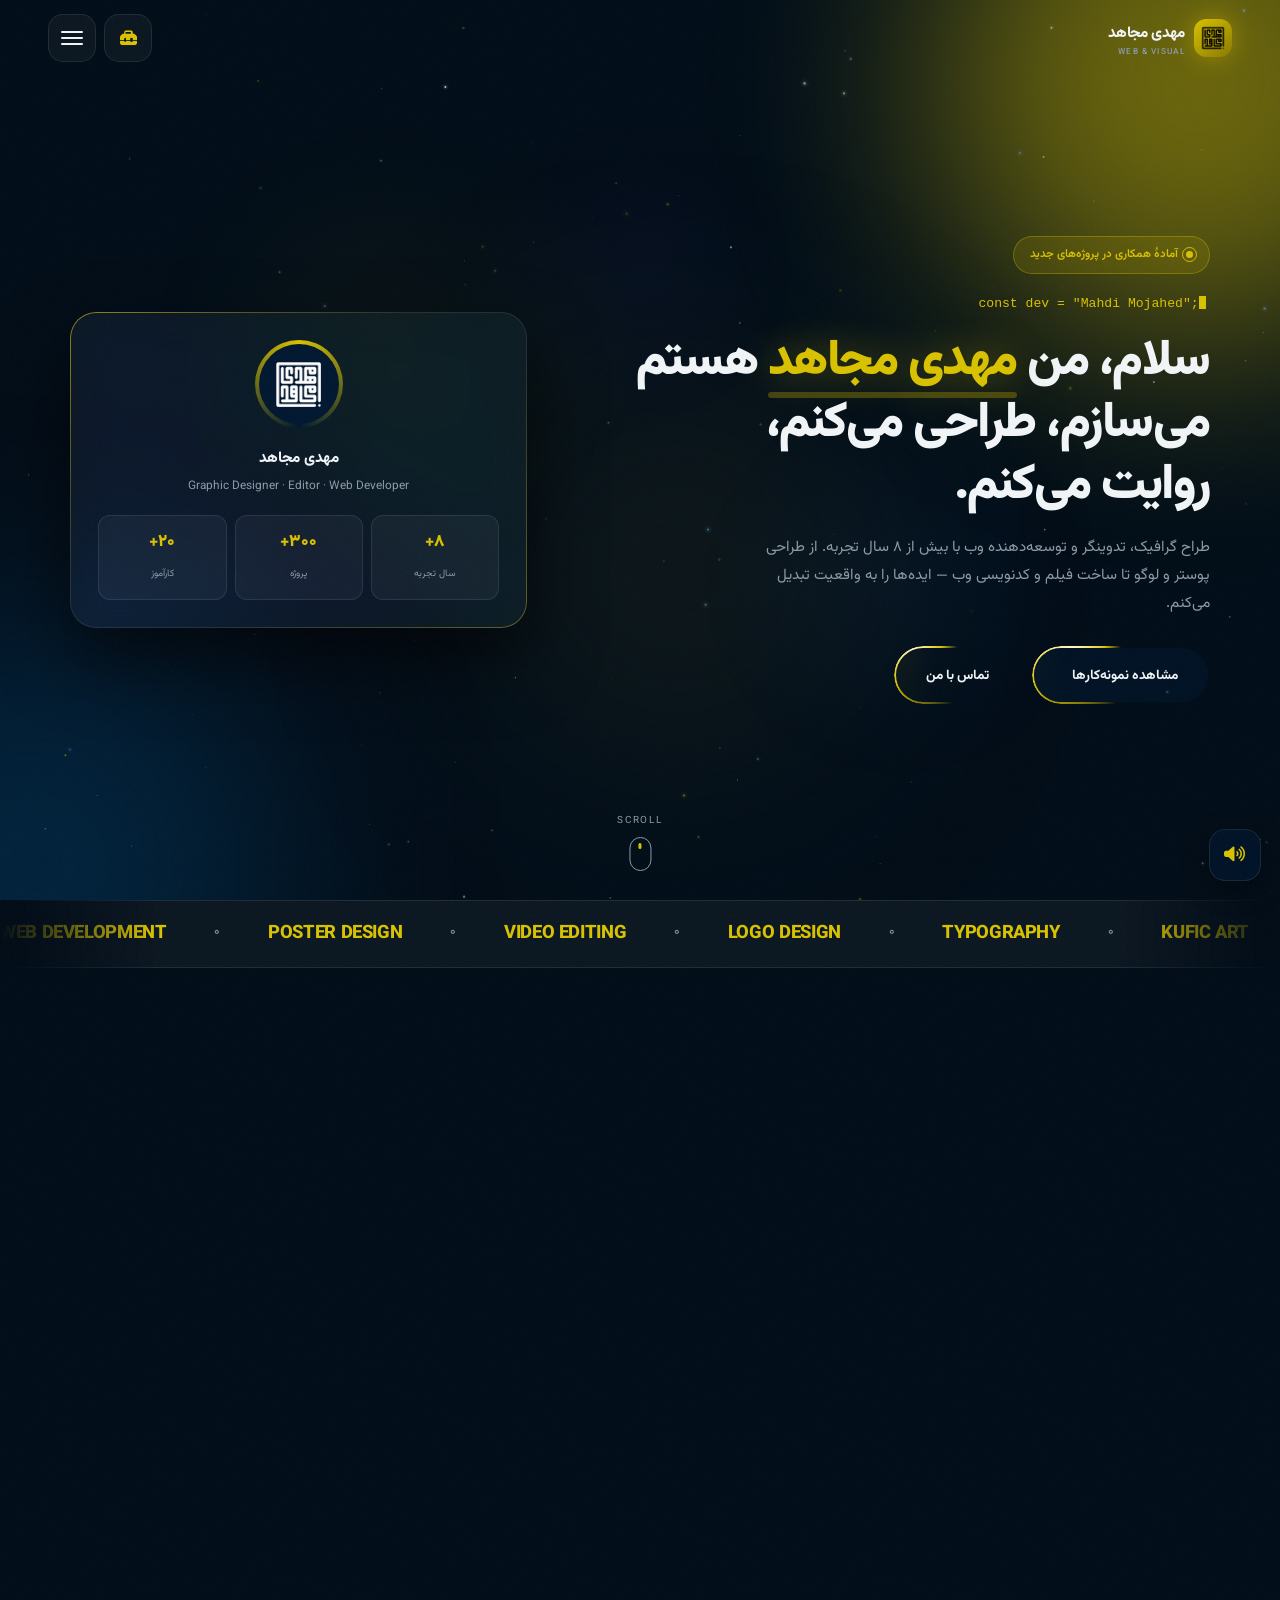
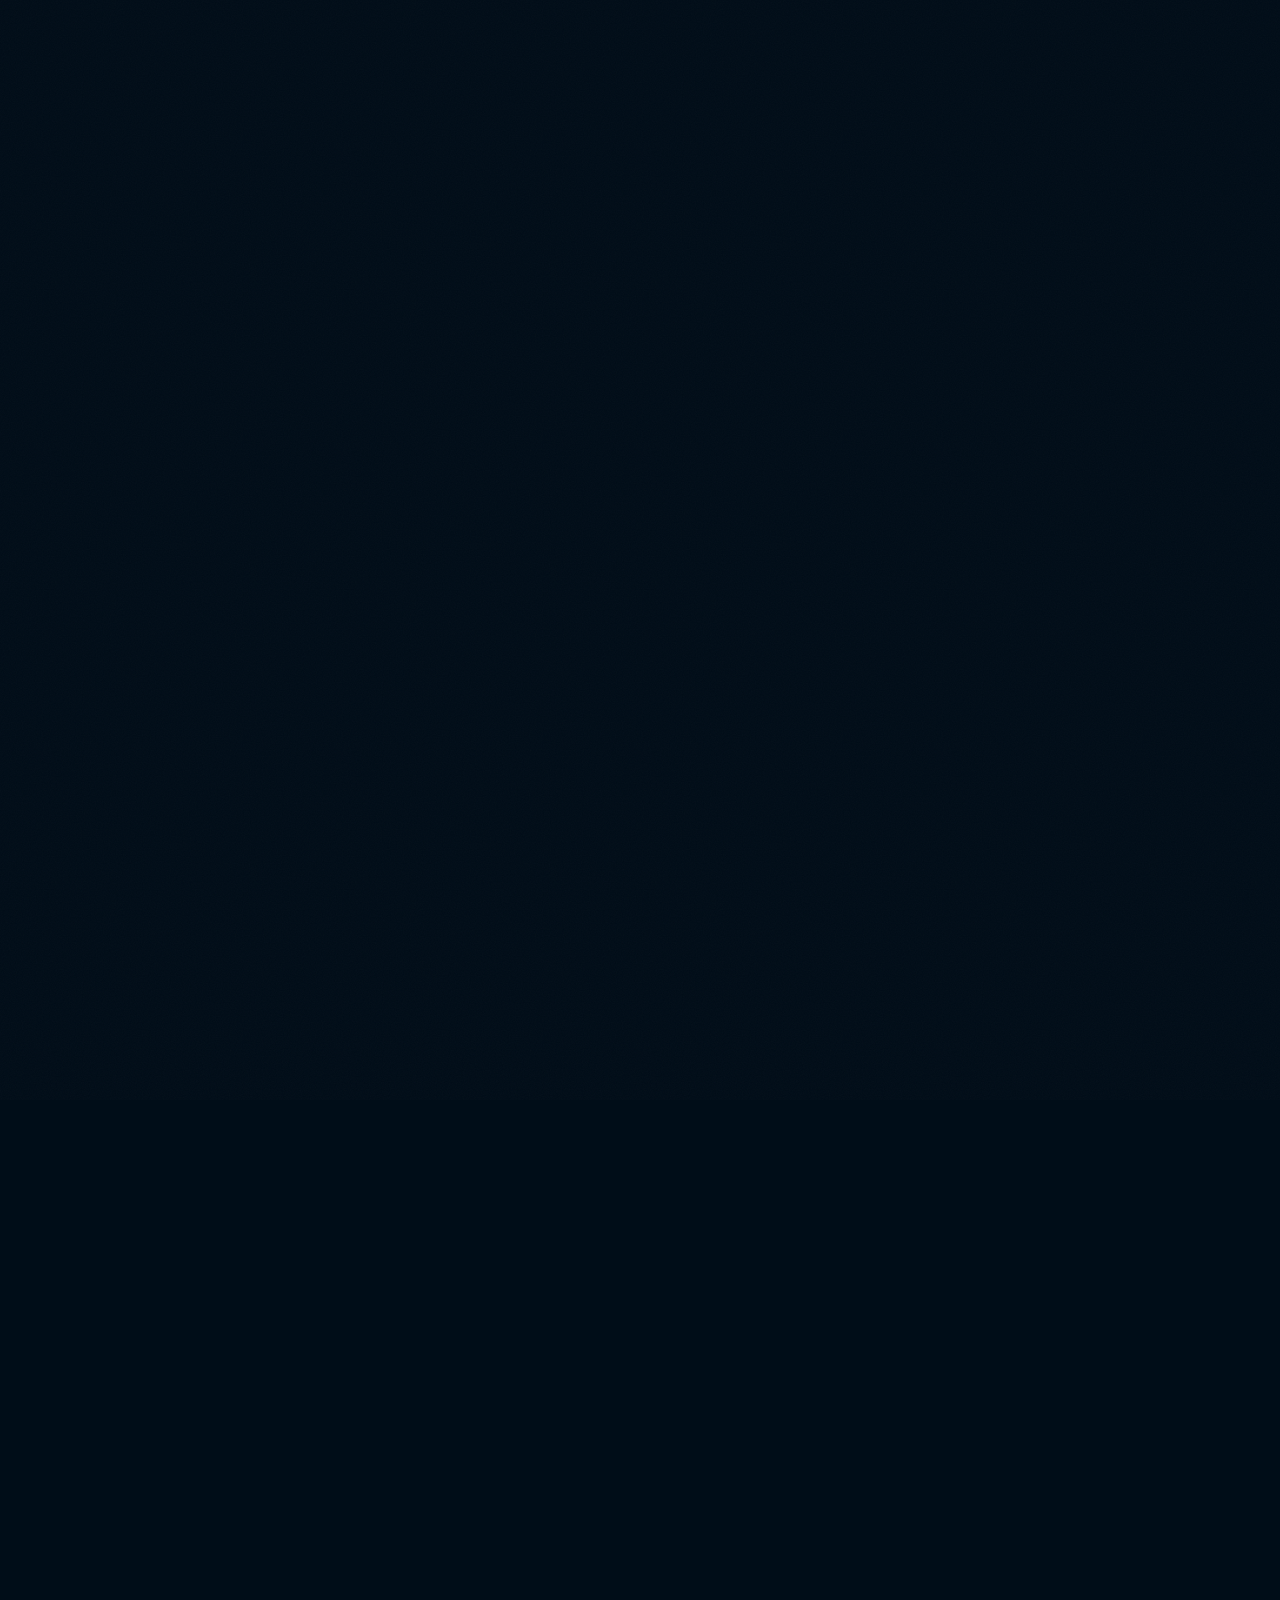
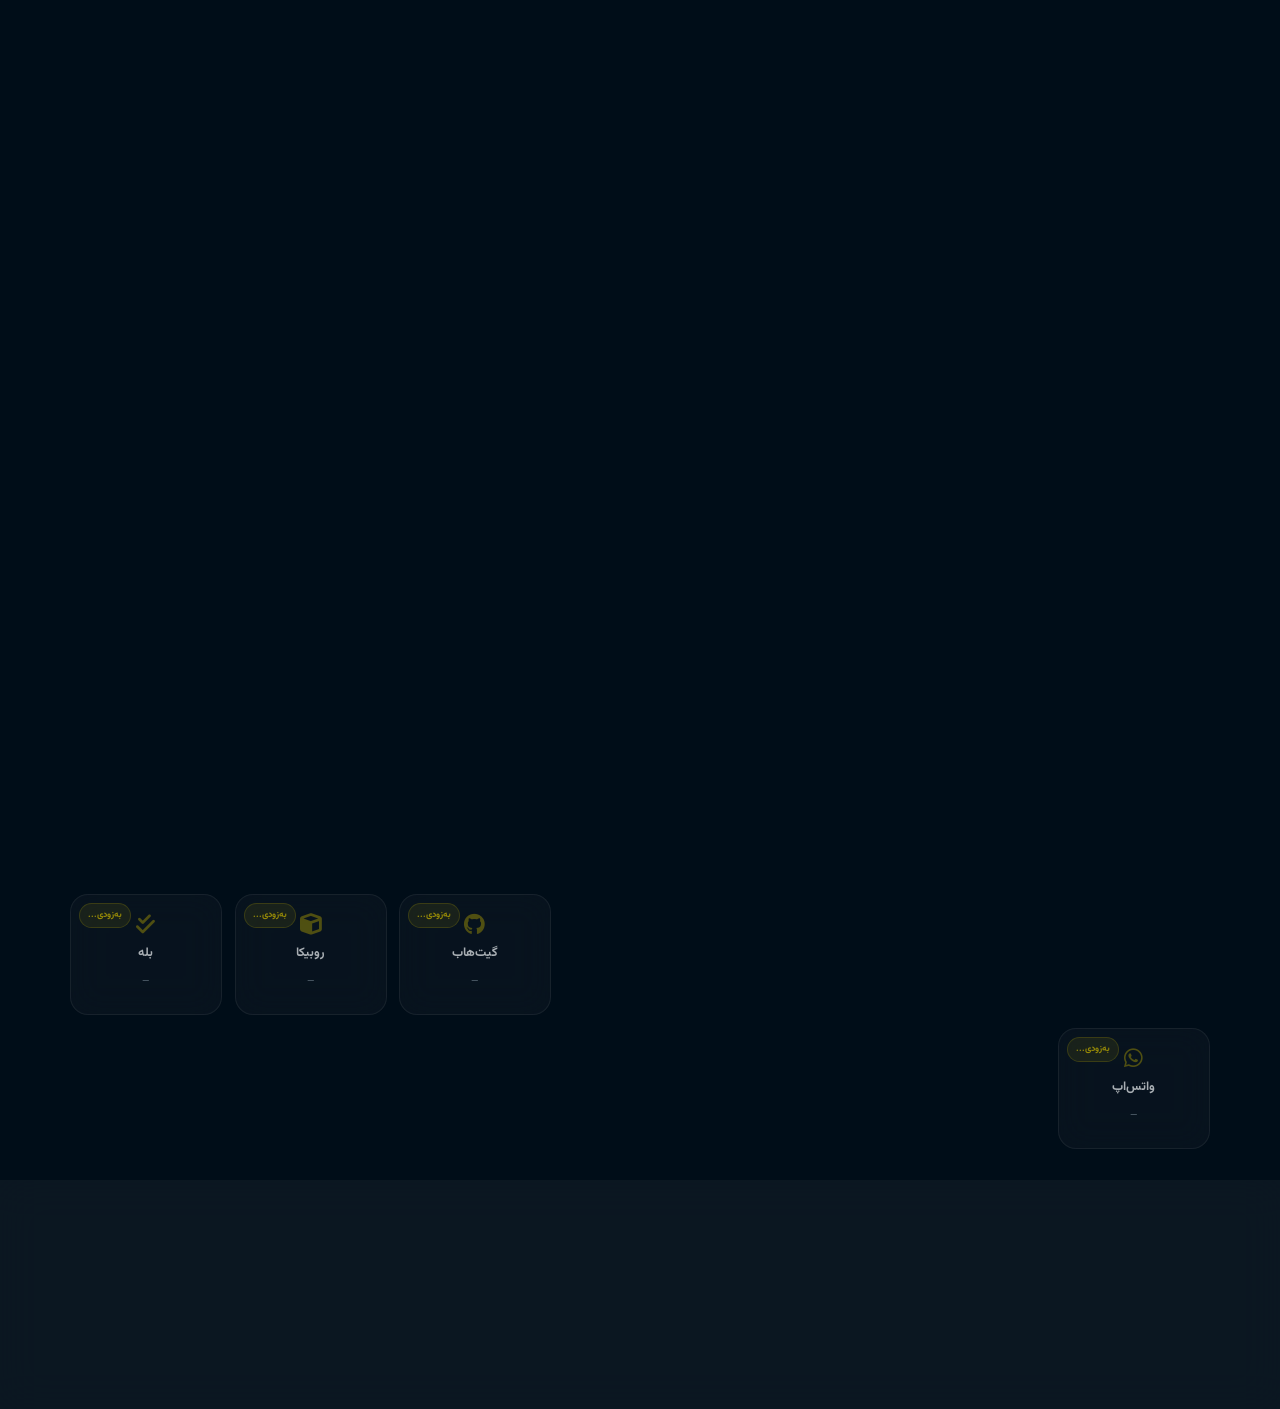
<file: index.html>
<!DOCTYPE html>
<html lang="fa" dir="rtl" data-theme="dark">
<head>
<meta charset="UTF-8">
<meta name="viewport" content="width=device-width, initial-scale=1, viewport-fit=cover">
<title>مهدی مجاهد | طراح و توسعه‌دهنده وب</title>
<meta name="description" content="پورتفولیوی مهدی مجاهد — طراحی وب، ادیت فیلم و عکس، پوستر، لوگو و برندینگ">

<link rel="icon" href="img/20261011_025918.ico" type="image/x-icon">
<link rel="shortcut icon" href="img/20261011_025918.ico" type="image/x-icon">
<link rel="apple-touch-icon" href="img/20261011_025918.ico">

<link rel="preconnect" href="https://fonts.googleapis.com">
<link rel="preconnect" href="https://fonts.gstatic.com" crossorigin>
<link href="https://fonts.googleapis.com/css2?family=Vazirmatn:wght@100..900&display=swap" rel="stylesheet">
<link rel="stylesheet" href="https://cdnjs.cloudflare.com/ajax/libs/font-awesome/6.7.2/css/all.min.css">

<script>
  document.documentElement.classList.remove('no-js');
  document.documentElement.classList.add('js');
</script>

<style>
/* ============================================================
   1. TOKENS
   ============================================================ */
*,*::before,*::after{box-sizing:border-box;margin:0;padding:0}

:root{
  --gold:#D9C200;
  --navy:#001830;
  --ink:#1D241D;
  --white:#ffffff;
  --ease:cubic-bezier(.16,1,.3,1);
  --ease-2:cubic-bezier(.34,1.56,.64,1);

  --bg:#000d18;
  --bg-2:#001830;
  --panel:rgba(255,255,255,.045);
  --panel-2:rgba(0,24,48,.55);
  --stroke:rgba(255,255,255,.09);
  --text:#f1f5f7;
  --muted:#8b9ba6;
  --accent-soft:rgba(217,194,0,.13);
  --nav-bg:rgba(0,13,24,.86);
  --shadow:0 30px 70px rgba(0,0,0,.6);
  --glow:0 0 60px rgba(217,194,0,.28);
  --blend:screen;
}

html{
  scroll-behavior:smooth;
  scroll-padding-top:80px;
  -webkit-text-size-adjust:100%;
  overflow-x:clip;
  max-width:100%;
}
@supports not (overflow: clip){
  html{overflow-x:hidden}
}

body{
  font-family:"Vazirmatn",system-ui,sans-serif;
  background:var(--bg);
  color:var(--text);
  min-height:100vh;
  overflow-x:clip;
  max-width:100%;
  width:100%;
  position:relative;
  line-height:1.85;
  -webkit-font-smoothing:antialiased;

  -webkit-user-select:none;
  -moz-user-select:none;
  -ms-user-select:none;
  user-select:none;
  -webkit-touch-callout:none;
  -webkit-tap-highlight-color:transparent;
}
@supports not (overflow: clip){
  body{overflow-x:hidden}
}
body.lock{overflow:hidden}

input, textarea, [contenteditable="true"]{
  -webkit-user-select:text;
  -moz-user-select:text;
  -ms-user-select:text;
  user-select:text;
}

img,video,canvas,svg,iframe{max-width:100%;display:block}
img{-webkit-user-drag:none;user-drag:none;pointer-events:none}

h1,h2,h3,h4,p,a,span,li,b,small,label,strong,em{
  overflow-wrap:anywhere;
  word-wrap:break-word;
  min-width:0;
  max-width:100%;
}

a{color:inherit;text-decoration:none}
button{font:inherit;color:inherit;background:none;border:0;cursor:pointer}
::selection{background:var(--gold);color:#001830}
::-moz-selection{background:var(--gold);color:#001830}

::-webkit-scrollbar{width:9px}
::-webkit-scrollbar-track{background:var(--bg)}
::-webkit-scrollbar-thumb{background:linear-gradient(var(--gold),var(--navy));border-radius:99px}

/* ============================================================
   2. BACKGROUND LAYERS
   ============================================================ */
.bg-layer{position:fixed;inset:0;z-index:-2;pointer-events:none;overflow:hidden}
.aurora{position:absolute;border-radius:50%;filter:blur(110px);opacity:.5;will-change:transform}
.aurora.a{width:min(58vw,520px);height:min(58vw,520px);background:#D9C200;top:-14vw;right:-14vw;animation:float1 22s ease-in-out infinite}
.aurora.b{width:min(52vw,480px);height:min(52vw,480px);background:#003a63;bottom:-16vw;left:-16vw;animation:float2 27s ease-in-out infinite}
.aurora.c{width:min(42vw,380px);height:min(42vw,380px);background:#1D241D;top:42%;left:38%;animation:float3 32s ease-in-out infinite}
@keyframes float1{50%{transform:translateY(8vh) scale(1.12)}}
@keyframes float2{50%{transform:translateY(-7vh) scale(1.15)}}
@keyframes float3{50%{transform:translateY(-6vh) scale(.88)}}

/* بوم ستاره‌های تعاملی */
#stars{
  position:fixed;
  inset:0;
  z-index:-1;
  pointer-events:none;
  opacity:.9;
}

.grain{
  position:fixed;inset:-200%;z-index:9998;pointer-events:none;opacity:.028;
  background-image:url("data:image/svg+xml,%3Csvg xmlns='http://www.w3.org/2000/svg' width='300' height='300'%3E%3Cfilter id='n'%3E%3CfeTurbulence type='fractalNoise' baseFrequency='.85' numOctaves='4'/%3E%3C/filter%3E%3Crect width='100%25' height='100%25' filter='url(%23n)'/%3E%3C/svg%3E");
  animation:grain 8s steps(6) infinite;
}
@keyframes grain{
  0%,100%{transform:translate(0,0)}10%{transform:translate(-4%,-4%)}20%{transform:translate(-8%,3%)}
  30%{transform:translate(3%,-7%)}40%{transform:translate(-3%,7%)}50%{transform:translate(-8%,5%)}
  60%{transform:translate(6%,0)}70%{transform:translate(0,6%)}80%{transform:translate(4%,-4%)}90%{transform:translate(-4%,4%)}
}

.cursor-glow{
  position:fixed;width:min(480px,55vw);height:min(480px,55vw);border-radius:50%;
  background:radial-gradient(circle,rgba(217,194,0,.16),transparent 62%);
  transform:translate(-50%,-50%);pointer-events:none;z-index:9997;
  mix-blend-mode:var(--blend);opacity:0;transition:opacity .5s;
}
body.has-cursor .cursor-glow{opacity:1}
@media (hover: none),(pointer: coarse){
  .cursor-glow{display:none !important}
}

/* ============================================================
   3. ANIMATIONS عمومی
   ============================================================ */
@keyframes spin{to{transform:rotate(360deg)}}
@keyframes shine{to{background-position:220% center}}
@keyframes angleSpin{to{--a:360deg}}
@keyframes cardFloat{50%{transform:translateY(-12px)}}
@keyframes barSweep{60%,100%{transform:translateX(100%)}}
@keyframes popIn{from{opacity:0;transform:translateY(20px)}}
@keyframes ping{to{transform:scale(2.6);opacity:0}}
@keyframes blink{50%{opacity:0}}
@keyframes wheel{50%{transform:translateY(11px);opacity:.2}}
@keyframes underline{to{transform:scaleX(1)}}
@keyframes marquee{to{transform:translateX(-50%)}}
@keyframes markGlow{50%{box-shadow:0 0 44px rgba(217,194,0,.85)}}

/* ============================================================
   4. PROGRESS + HEADER
   ============================================================ */
.progress{
  position:fixed;top:0;right:0;height:3px;width:0;z-index:200;
  background:linear-gradient(90deg,var(--gold),#fff,var(--gold));
  box-shadow:0 0 18px rgba(217,194,0,.8);
  transition:width .12s linear;
}

.header{
  position:fixed;top:0;right:0;left:0;
  z-index:130;
  display:flex;align-items:center;justify-content:space-between;
  padding:.9rem clamp(1rem,4vw,3rem);
  transition:padding .4s var(--ease),background .4s var(--ease);
  will-change:padding;
}
.header.scrolled{
  padding:.55rem clamp(1rem,4vw,3rem);
  background:var(--nav-bg);
  backdrop-filter:blur(20px) saturate(180%);
  -webkit-backdrop-filter:blur(20px) saturate(180%);
  border-bottom:1px solid var(--stroke);
}
body.lock .header.scrolled{
  background:transparent;
  border-bottom-color:transparent;
  backdrop-filter:none;
  -webkit-backdrop-filter:none;
}

.logo{display:flex;align-items:center;gap:.55rem;font-weight:800;font-size:.95rem;letter-spacing:-.02em;min-width:0}
.logo-mark{
  width:38px;height:38px;border-radius:12px;display:grid;place-items:center;
  background:linear-gradient(140deg,var(--gold),#8a7a00);
  color:#001830;flex:none;overflow:hidden;
  box-shadow:0 0 26px rgba(217,194,0,.45);
  animation:markGlow 4s ease-in-out infinite;
}
.logo-mark img{width:68%;height:68%;object-fit:contain;filter:invert(1) brightness(.1)}
.logo small{display:block;font-size:.52rem;font-weight:500;color:var(--muted);letter-spacing:.14em;line-height:1.2}

/* گروه دکمه‌های سمت چپ هدر */
.header-actions{
  display:flex;
  align-items:center;
  gap:.5rem;
  flex:none;
}

/* دکمه‌ی مربعی مشترک — شبیه همبرگری */
.icon-btn{
  position:relative;
  width:48px;
  height:48px;
  border-radius:15px;
  display:grid;
  place-items:center;
  flex:none;
  background:var(--panel);
  border:1px solid var(--stroke);
  backdrop-filter:blur(14px);
  -webkit-backdrop-filter:blur(14px);
  color:var(--gold);
  font-size:1.05rem;
  text-decoration:none;
  cursor:pointer;
  transition:background .3s var(--ease),
             border-color .3s var(--ease),
             box-shadow .3s var(--ease),
             transform .3s var(--ease);
  -webkit-tap-highlight-color:transparent;
  overflow:hidden;
}
.icon-btn i{
  position:relative;
  z-index:1;
  transition:transform .4s var(--ease-2);
}
.icon-btn:hover{
  background:var(--accent-soft);
  border-color:var(--gold);
  box-shadow:0 0 22px rgba(217,194,0,.35);
}
.icon-btn:hover i{
  transform:rotate(-8deg) scale(1.12);
}
.icon-btn:active{transform:scale(.94)}

/* ضربان ملایم طلایی روی دکمه‌ی جعبه‌ابزار */
.icon-btn.tools-btn::after{
  content:"";
  position:absolute;
  inset:-2px;
  border-radius:inherit;
  border:1px solid var(--gold);
  opacity:0;
  pointer-events:none;
  animation:toolPulse 3.5s ease-out infinite;
}
@keyframes toolPulse{
  0%,55%,100%{opacity:0;transform:scale(1)}
  15%{opacity:.55}
  35%{opacity:0;transform:scale(1.18)}
}

.burger{
  position:relative;z-index:140;width:48px;height:48px;border-radius:15px;
  display:grid;place-items:center;flex:none;
  background:var(--panel);border:1px solid var(--stroke);
  backdrop-filter:blur(14px);-webkit-backdrop-filter:blur(14px);
  transition:background .3s;
}
.burger:hover{background:var(--accent-soft)}
.burger:active{transform:scale(.94)}
.burger i{
  display:block;position:absolute;height:2px;width:22px;border-radius:9px;
  background:var(--text);transition:.4s var(--ease);
}
.burger i:nth-child(1){transform:translateY(-6px)}
.burger i:nth-child(3){transform:translateY(6px)}
.burger.open i:nth-child(1){transform:rotate(45deg)}
.burger.open i:nth-child(2){opacity:0;transform:scaleX(0)}
.burger.open i:nth-child(3){transform:rotate(-45deg)}

/* ============================================================
   5. NAV
   ============================================================ */
.nav{
  position:fixed;inset:0;z-index:110;
  background:var(--nav-bg);
  backdrop-filter:blur(28px) saturate(180%);
  -webkit-backdrop-filter:blur(28px) saturate(180%);
  opacity:0;visibility:hidden;transform:translateY(-20px);
  transition:opacity .45s var(--ease),visibility .45s var(--ease),transform .55s var(--ease);
  pointer-events:none;
  display:flex;flex-direction:column;justify-content:center;
  padding:clamp(2rem,7vw,5rem);
  overflow-y:auto;overflow-x:clip;
  max-width:100vw;max-height:100vh;
}
.nav.open{opacity:1;visibility:visible;transform:translateY(0);pointer-events:auto}

.nav-list{list-style:none;display:flex;flex-direction:column;gap:.15rem;width:100%}
.nav-list li{overflow:hidden;width:100%}
.nav-list a{
  display:inline-flex;align-items:center;gap:.75rem;
  font-size:clamp(1.15rem,3.4vw,2.1rem);font-weight:800;letter-spacing:-.025em;
  padding:.3rem 0;color:var(--text);
  transform:translateY(110%);opacity:0;
  transition:transform .7s var(--ease),opacity .7s var(--ease),color .3s;
  max-width:100%;
}
.nav.open .nav-list a{transform:translateY(0);opacity:1}
.nav-list li:nth-child(1) a{transition-delay:.1s}
.nav-list li:nth-child(2) a{transition-delay:.15s}
.nav-list li:nth-child(3) a{transition-delay:.2s}
.nav-list li:nth-child(4) a{transition-delay:.25s}
.nav-list li:nth-child(5) a{transition-delay:.3s}
.nav-list li:nth-child(6) a{transition-delay:.35s}
.nav-list li:nth-child(7) a{transition-delay:.4s}
.nav-list a::before{
  content:"";width:0;height:3px;border-radius:9px;background:var(--gold);
  transition:width .4s var(--ease);flex:none;
}
.nav-list a:hover{color:var(--gold)}
.nav-list a:hover::before{width:clamp(22px,5vw,50px)}

/* ============================================================
   6. LAYOUT
   ============================================================ */
main{position:relative;z-index:1;overflow-x:clip}
section{
  padding:clamp(3rem,8vh,6rem) clamp(1rem,3.5vw,3rem);
  position:relative;overflow-x:clip;
}
.wrap{max-width:1140px;margin:0 auto;width:100%}

.eyebrow{
  display:inline-flex;align-items:center;gap:.5rem;
  font-size:.68rem;font-weight:700;letter-spacing:.2em;
  color:var(--gold);text-transform:uppercase;margin-bottom:.85rem;
}
.eyebrow::before{content:"";width:22px;height:2px;background:var(--gold);border-radius:9px;flex:none}

h2.title{
  font-size:clamp(1.2rem,3.6vw,2.2rem);font-weight:900;letter-spacing:-.028em;
  line-height:1.3;margin-bottom:.85rem;
}
h2.title em{
  font-style:normal;
  background:linear-gradient(105deg,var(--gold),#fff6b0,var(--gold));
  background-size:220% auto;
  -webkit-background-clip:text;background-clip:text;color:transparent;
  animation:shine 5s linear infinite;
}

.lead{color:var(--muted);font-size:clamp(.85rem,1.2vw,.95rem);max-width:60ch}

/* ============================================================
   7. REVEAL (اسکرول مداوم)
   ============================================================ */
[data-reveal]{
  opacity:0;transform:translateY(40px);
  transition:opacity .85s var(--ease),transform .85s var(--ease);
  transition-delay:var(--d,0s);
  will-change:opacity,transform;
}
[data-reveal="right"]{transform:translateY(55px)}
[data-reveal="left"]{transform:translateY(45px)}
[data-reveal="scale"]{transform:translateY(30px) scale(.94)}
[data-reveal].in{opacity:1;transform:none}

html.no-js [data-reveal]{
  opacity:1 !important;
  transform:none !important;
}

/* ============================================================
   8. BUTTONS
   ============================================================ */
@property --btn-angle {
  syntax: "<angle>";
  initial-value: 0deg;
  inherits: false;
}

.btn{
  position:relative;display:inline-flex;padding:2px;border-radius:999px;
  overflow:hidden;isolation:isolate;cursor:pointer;flex:none;max-width:100%;
}
.btn::before{
  content:"";
  position:absolute;inset:0;border-radius:inherit;padding:2px;
  background:conic-gradient(
    from var(--btn-angle),
    transparent 0deg, transparent 190deg,
    var(--gold) 265deg, #fff8c4 300deg, var(--gold) 330deg,
    transparent 360deg
  );
  -webkit-mask:
    linear-gradient(#000 0 0) content-box,
    linear-gradient(#000 0 0);
  -webkit-mask-composite: xor;
  mask:
    linear-gradient(#000 0 0) content-box,
    linear-gradient(#000 0 0);
  mask-composite: exclude;
  animation: btnSpin 3.6s linear infinite;
  z-index: 0;
  pointer-events: none;
}
.btn:nth-child(even)::before{animation-duration:4.6s;animation-direction:reverse}
@keyframes btnSpin{to{--btn-angle:360deg}}

.btn > span{
  position:relative;z-index:1;
  flex:1 1 auto;
  display:inline-flex;align-items:center;justify-content:center;gap:.5rem;
  padding:.85rem 1.8rem;border-radius:999px;
  background:var(--panel-2);
  border:1px solid transparent;
  backdrop-filter:blur(16px) saturate(180%);
  -webkit-backdrop-filter:blur(16px) saturate(180%);
  font-weight:700;font-size:.85rem;white-space:nowrap;
  text-align:center;min-width:0;
  transition:background .4s var(--ease),color .4s,letter-spacing .4s var(--ease);
}
.btn:hover > span{background:var(--accent-soft);color:var(--gold);letter-spacing:.02em}
.btn:active{transform:scale(.97)}
.btn.ghost > span{background:transparent}
.btn.big > span{padding:1rem 2.4rem;font-size:.9rem}

.btn > span::after{
  content:"";position:absolute;top:0;bottom:0;width:45%;
  background:linear-gradient(100deg,transparent,rgba(255,255,255,.28),transparent);
  transform:translateX(-260%) skewX(-18deg);
  transition:transform .9s var(--ease);
}
.btn:hover > span::after{transform:translateX(260%) skewX(-18deg)}

.form-card > .btn{ width: 100%; }
.form-card > .btn > span{ width: 100%; }

/* ============================================================
   9. HERO
   ============================================================ */
.hero{
  min-height:100svh;display:flex;align-items:center;
  padding-top:7rem;
}
.hero-grid{
  display:grid;grid-template-columns:1.15fr .85fr;
  gap:clamp(2rem,5vw,4.5rem);align-items:center;
}
.hero-grid > *{min-width:0;max-width:100%}

.badge{
  display:inline-flex;align-items:center;gap:.5rem;
  padding:.45rem 1rem;border-radius:999px;
  background:var(--accent-soft);border:1px solid rgba(217,194,0,.32);
  font-size:.72rem;font-weight:600;color:var(--gold);margin-bottom:1.2rem;
  backdrop-filter:blur(10px);-webkit-backdrop-filter:blur(10px);
  max-width:100%;
}
.pulse-dot{width:7px;height:7px;border-radius:50%;background:var(--gold);position:relative;flex:none}
.pulse-dot::after{
  content:"";position:absolute;inset:-4px;border-radius:50%;
  border:1px solid var(--gold);animation:ping 1.8s ease-out infinite;
}

h1.hero-title{
  font-size:clamp(1.4rem,5vw,3.1rem);font-weight:900;
  line-height:1.25;letter-spacing:-.03em;margin-bottom:1rem;
  word-break:break-word;
}
h1.hero-title em{
  font-style:normal;position:relative;color:var(--gold);
  text-shadow:0 0 42px rgba(217,194,0,.45);
}
h1.hero-title em::after{
  content:"";position:absolute;right:0;left:0;bottom:.06em;height:.12em;
  background:var(--gold);opacity:.28;border-radius:9px;
  transform:scaleX(0);transform-origin:right;
  animation:underline 1.1s var(--ease) 1.1s forwards;
}

.hero-sub{font-size:clamp(.82rem,1.3vw,.95rem);color:var(--muted);max-width:52ch;margin-bottom:1.8rem}
.hero-cta{display:flex;gap:.7rem;flex-wrap:wrap;align-items:center;width:100%}
.hero-cta > *{min-width:0}

.type-line{
  font-family:ui-monospace,monospace;font-size:clamp(.68rem,1.8vw,.82rem);color:var(--gold);
  margin-bottom:.9rem;min-height:1.6em;direction:ltr;text-align:right;
  overflow:hidden;text-overflow:ellipsis;white-space:nowrap;max-width:100%;
}
.type-line .caret{
  display:inline-block;width:7px;height:1em;vertical-align:-2px;
  background:var(--gold);margin-right:4px;animation:blink 1s steps(2) infinite;
}

.hero-card{
  position:relative;border-radius:26px;padding:1.7rem;
  background:var(--panel);border:1px solid var(--stroke);
  backdrop-filter:blur(22px) saturate(170%);
  -webkit-backdrop-filter:blur(22px) saturate(170%);
  box-shadow:var(--shadow);
  animation:cardFloat 7s ease-in-out infinite;
  min-width:0;max-width:100%;
}
.hero-card::before{
  content:"";position:absolute;inset:-1px;border-radius:inherit;padding:1px;
  background:linear-gradient(140deg,rgba(217,194,0,.6),transparent 40%,transparent 60%,rgba(217,194,0,.35));
  -webkit-mask:linear-gradient(#000 0 0) content-box,linear-gradient(#000 0 0);
  -webkit-mask-composite:xor;mask-composite:exclude;pointer-events:none;
}
.avatar-ring{
  width:88px;height:88px;border-radius:50%;margin:0 auto 1rem;
  display:grid;place-items:center;position:relative;
  background:conic-gradient(from 0deg,var(--gold),#001830,var(--gold));
  animation:spin 7s linear infinite;
}
.avatar-inner{
  position:absolute;inset:4px;border-radius:50%;background:var(--bg-2);
  display:grid;place-items:center;overflow:hidden;
  animation:spin 7s linear infinite reverse;
}
.avatar-inner img{width:66%;height:66%;object-fit:contain}
.hero-card h3{text-align:center;font-size:.95rem;font-weight:800;margin-bottom:.2rem}
.hero-card p.role{text-align:center;color:var(--muted);font-size:.74rem;margin-bottom:1.1rem}

.stat-row{display:grid;grid-template-columns:repeat(3,1fr);gap:.5rem}
.stat{
  text-align:center;padding:.7rem .25rem;border-radius:12px;
  background:var(--panel);border:1px solid var(--stroke);
  transition:.4s var(--ease);min-width:0;
}
.stat:hover{transform:translateY(-5px);border-color:rgba(217,194,0,.4);background:var(--accent-soft)}
.stat b{display:block;font-size:1.05rem;font-weight:900;color:var(--gold)}
.stat span{font-size:.6rem;color:var(--muted)}

.scroll-hint{
  position:absolute;bottom:1.8rem;right:50%;transform:translateX(50%);
  display:flex;flex-direction:column;align-items:center;gap:.4rem;
  font-size:.62rem;color:var(--muted);letter-spacing:.2em;
}
.mouse{
  width:22px;height:34px;border-radius:99px;border:1.5px solid var(--muted);
  display:grid;justify-items:center;padding-top:5px;
}
.mouse i{width:3px;height:6px;border-radius:9px;background:var(--gold);animation:wheel 1.7s ease-in-out infinite}

/* ============================================================
   10. MARQUEE
   ============================================================ */
.marquee{
  direction:ltr;overflow:hidden;padding:1rem 0;
  border-top:1px solid var(--stroke);border-bottom:1px solid var(--stroke);
  background:var(--panel);
  backdrop-filter:blur(12px);-webkit-backdrop-filter:blur(12px);
  -webkit-mask-image:linear-gradient(90deg,transparent,#000 12%,#000 88%,transparent);
  mask-image:linear-gradient(90deg,transparent,#000 12%,#000 88%,transparent);
}
.marquee-track{display:flex;gap:clamp(1.5rem,4vw,3rem);width:max-content;animation:marquee 26s linear infinite}
.marquee:hover .marquee-track{animation-play-state:paused}
.marquee-track span{
  font-size:clamp(.72rem,1.7vw,1.15rem);font-weight:800;white-space:nowrap;
  color:transparent;-webkit-text-stroke:1px var(--muted);letter-spacing:-.02em;
  transition:color .4s;
}
.marquee-track span:nth-child(odd){color:var(--gold);-webkit-text-stroke:0}
.marquee-track span:hover{color:var(--gold);-webkit-text-stroke:0}

/* ============================================================
   11. ABOUT
   ============================================================ */
.about-grid{
  display:grid;grid-template-columns:1fr 1fr;
  gap:clamp(2rem,5vw,4rem);align-items:center;
}
.about-grid > *{min-width:0;max-width:100%}

.about-text p{color:var(--muted);margin-bottom:.9rem;font-size:clamp(.82rem,1.2vw,.92rem)}
.about-text strong{color:var(--text);font-weight:700}

.resume-items{list-style:none;display:flex;flex-direction:column;gap:.6rem;margin-bottom:1rem}
.resume-items li{
  display:flex;align-items:flex-start;gap:.7rem;
  color:var(--muted);font-size:clamp(.8rem,1.1vw,.88rem);
}
.resume-items li i{
  color:var(--gold);font-size:.85rem;margin-top:.35rem;flex:none;
  width:1.1rem;text-align:center;
}
.resume-items li strong{color:var(--text)}

.chips{display:flex;flex-wrap:wrap;gap:.5rem;margin-top:1.4rem}
.chip{
  display:inline-flex;align-items:center;gap:.4rem;
  padding:.42rem .9rem;border-radius:999px;font-size:.72rem;font-weight:600;
  background:var(--panel);border:1px solid var(--stroke);
  backdrop-filter:blur(10px);-webkit-backdrop-filter:blur(10px);
  transition:.35s var(--ease);cursor:default;
}
.chip i{color:var(--gold);font-size:.75rem}
.chip:hover{transform:translateY(-3px) scale(1.04);border-color:var(--gold);color:var(--gold);box-shadow:var(--glow)}

.about-visual{position:relative;aspect-ratio:1;width:100%;max-width:min(100%,360px);margin-inline:auto}
.orbit{
  position:absolute;inset:0;border-radius:50%;
  border:1px dashed rgba(217,194,0,.25);
  animation:spin 30s linear infinite;
  will-change:transform;
}
.orbit:nth-child(2){inset:14%;animation-duration:22s;animation-direction:reverse;border-style:solid;border-color:rgba(217,194,0,.14)}
.orbit:nth-child(3){inset:28%;animation-duration:16s;border-color:rgba(217,194,0,.1)}
.orbit i{
  position:absolute;top:-8px;right:50%;width:14px;height:14px;border-radius:50%;
  background:var(--gold);box-shadow:0 0 22px var(--gold);
}
.core{
  position:absolute;inset:36%;border-radius:50%;
  background:linear-gradient(140deg,var(--gold),#001830);
  display:grid;place-items:center;
  box-shadow:0 0 60px rgba(217,194,0,.45);
  animation:cardFloat 6s ease-in-out infinite;
  overflow:hidden;padding:14%;
}
.core img{width:100%;height:100%;object-fit:contain}

/* ============================================================
   12. SKILLS
   ============================================================ */
.skills-grid{
  display:grid;
  grid-template-columns:repeat(auto-fit,minmax(min(100%,260px),1fr));
  gap:.9rem;margin-top:2rem;
}
.skill{
  padding:1.15rem 1.3rem;border-radius:16px;
  background:var(--panel);border:1px solid var(--stroke);
  backdrop-filter:blur(16px);-webkit-backdrop-filter:blur(16px);
  transition:.45s var(--ease);position:relative;overflow:hidden;
  min-width:0;
}
.skill::before{
  content:"";position:absolute;inset:0;opacity:0;transition:.45s;
  background:radial-gradient(400px circle at var(--mx,50%) var(--my,50%),rgba(217,194,0,.13),transparent 45%);
}
.skill:hover::before{opacity:1}
.skill:hover{transform:translateY(-5px);border-color:rgba(217,194,0,.45);box-shadow:var(--shadow)}

.skill-top{display:flex;justify-content:space-between;align-items:center;margin-bottom:.75rem;position:relative;gap:.5rem}
.skill-name{font-weight:700;font-size:.85rem;display:flex;align-items:center;gap:.5rem;min-width:0}
.skill-name i{font-style:normal;font-size:.9rem;flex:none;color:var(--gold);width:1.1rem;text-align:center}
.skill-num{font-weight:900;color:var(--gold);font-size:.88rem;font-variant-numeric:tabular-nums;flex:none}
.skill-bar{height:6px;border-radius:99px;background:var(--stroke);overflow:hidden;position:relative}
.skill-bar i{
  display:block;height:100%;width:0;border-radius:99px;
  background:linear-gradient(90deg,var(--gold),#fff2a0,var(--gold));
  background-size:200% auto;
  box-shadow:0 0 18px rgba(217,194,0,.6);
  transition:width 1.6s var(--ease);
  animation:shine 3s linear infinite;
}
.skill-bar i::after{
  content:"";position:absolute;top:0;bottom:0;left:0;right:0;
  background:linear-gradient(90deg,transparent,rgba(255,255,255,.5),transparent);
  transform:translateX(-100%);animation:barSweep 2.4s ease-in-out infinite;
}

.skill.skill-more{
  border-style:dashed;
  border-color:rgba(217,194,0,.35);
}
.skill.skill-more .skill-bar i{
  background:repeating-linear-gradient(
    90deg,
    var(--gold) 0,
    var(--gold) 6px,
    rgba(217,194,0,.25) 6px,
    rgba(217,194,0,.25) 12px
  );
  background-size:auto;
  animation:none;
}

.skills-note-wrap{
  text-align:center;
  width:100%;
}
.skills-note{
  display:inline-flex;
  align-items:center;
  justify-content:center;
  gap:.55rem;
  margin:1.6rem auto 0;
  padding:.7rem 1.3rem;
  border-radius:99px;
  background:var(--accent-soft);
  border:1px dashed rgba(217,194,0,.4);
  color:var(--gold);
  font-size:.8rem;
  font-weight:600;
  text-align:center;
  max-width:100%;
  line-height:1.7;
}
.skills-note i{
  font-size:.95rem;
  flex:none;
  animation:markGlow 3s ease-in-out infinite;
}

/* ============================================================
   13. CTA
   ============================================================ */
.cta-box{
  position:relative;border-radius:26px;padding:clamp(2rem,5vw,3.8rem);
  text-align:center;overflow:hidden;
  background:var(--panel);border:1px solid var(--stroke);
  backdrop-filter:blur(22px) saturate(170%);
  -webkit-backdrop-filter:blur(22px) saturate(170%);
  box-shadow:var(--shadow);
}
.cta-box::before{
  content:"";position:absolute;inset:-2px;border-radius:inherit;padding:1.5px;
  background:conic-gradient(from var(--a,0deg),transparent 0 65%,var(--gold) 80%,transparent 100%);
  -webkit-mask:linear-gradient(#000 0 0) content-box,linear-gradient(#000 0 0);
  -webkit-mask-composite:xor;mask-composite:exclude;
  animation:angleSpin 6s linear infinite;pointer-events:none;
}
@property --a{syntax:"<angle>";initial-value:0deg;inherits:false}

.cta-box h2{
  font-size:clamp(1.1rem,3.2vw,1.9rem);font-weight:900;
  letter-spacing:-.028em;margin-bottom:.9rem;position:relative;
}
.cta-box p{color:var(--muted);max-width:48ch;margin:0 auto 1.8rem;position:relative;font-size:clamp(.82rem,1.2vw,.92rem)}

/* ============================================================
   14. COMMENTS (غیرفعال)
   ============================================================ */
.comments-wrap{
  position:relative;
  margin-top:2rem;
  border-radius:24px;
  overflow:hidden;
}

.comments-grid{
  display:grid;grid-template-columns:.95fr 1.05fr;
  gap:clamp(1.5rem,4vw,2.5rem);
  align-items:stretch;
  filter:blur(1.2px) saturate(.7);
  opacity:.55;
  transition:filter .4s var(--ease),opacity .4s var(--ease);
  pointer-events:none;
}
.comments-grid > *{min-width:0;max-width:100%}

.form-card{
  padding:clamp(1.2rem,3.5vw,1.7rem);border-radius:20px;
  background:var(--panel);border:1px solid var(--stroke);
  backdrop-filter:blur(18px);-webkit-backdrop-filter:blur(18px);
  display:flex;flex-direction:column;
}
.field{margin-bottom:.9rem;position:relative}
.field label{display:block;font-size:.72rem;font-weight:700;color:var(--muted);margin-bottom:.4rem}
.field input,.field textarea{
  width:100%;padding:.8rem .95rem;border-radius:12px;
  background:var(--panel);border:1px solid var(--stroke);
  color:var(--text);font:inherit;font-size:.85rem;
  transition:.35s var(--ease);resize:vertical;
}
.field textarea{min-height:100px;flex:1}
.form-msg{font-size:.75rem;margin-top:.7rem;min-height:1.3em;color:var(--gold)}

.comments-list{
  display:flex;flex-direction:column;gap:.8rem;
  overflow-y:auto;padding-left:.3rem;
}
.comment{
  padding:1rem 1.15rem;border-radius:16px;
  background:var(--panel);border:1px solid var(--stroke);
  backdrop-filter:blur(14px);-webkit-backdrop-filter:blur(14px);
  display:flex;gap:.85rem;align-items:flex-start;
  flex:0 0 auto;
}
.c-avatar{
  width:38px;height:38px;border-radius:12px;flex:none;display:grid;place-items:center;
  font-weight:900;color:#001830;font-size:.88rem;
  background:linear-gradient(140deg,var(--gold),#a89300);
}
.c-body{flex:1;min-width:0}
.c-head{display:flex;align-items:center;gap:.6rem;flex-wrap:wrap;margin-bottom:.25rem}
.c-name{font-weight:800;font-size:.85rem}
.c-time{font-size:.62rem;color:var(--muted)}
.c-text{font-size:.8rem;color:var(--muted);line-height:1.8;word-break:break-word}

/* لایه‌ی شیشه‌ای روی بخش نظرات */
.comments-disabled{
  position:absolute;
  inset:0;
  display:grid;
  place-items:center;
  text-align:center;
  padding:clamp(1.5rem,4vw,2.5rem);
  border-radius:24px;
  background:rgba(0,13,24,.62);
  backdrop-filter:blur(18px) saturate(140%);
  -webkit-backdrop-filter:blur(18px) saturate(140%);
  border:1px solid rgba(217,194,0,.22);
  box-shadow:inset 0 1px 0 rgba(255,255,255,.06),
             0 30px 60px rgba(0,0,0,.5);
  z-index:5;
  animation:disabledPulse 5s ease-in-out infinite;
}
@keyframes disabledPulse{
  0%,100%{border-color:rgba(217,194,0,.22);box-shadow:inset 0 1px 0 rgba(255,255,255,.06),0 30px 60px rgba(0,0,0,.5)}
  50%{border-color:rgba(217,194,0,.4);box-shadow:inset 0 1px 0 rgba(255,255,255,.06),0 30px 60px rgba(0,0,0,.5),0 0 40px rgba(217,194,0,.15)}
}
.comments-disabled-inner{
  max-width:520px;
  position:relative;
  z-index:2;
}
.comments-disabled-icon{
  width:72px;
  height:72px;
  margin:0 auto 1.1rem;
  border-radius:22px;
  display:grid;
  place-items:center;
  background:linear-gradient(140deg,rgba(217,194,0,.18),rgba(217,194,0,.05));
  border:1px solid rgba(217,194,0,.32);
  color:var(--gold);
  font-size:1.7rem;
  box-shadow:0 0 40px rgba(217,194,0,.25);
  animation:cardFloat 4s ease-in-out infinite;
}
.comments-disabled h3{
  font-size:clamp(1rem,2.4vw,1.35rem);
  font-weight:900;
  letter-spacing:-.025em;
  margin-bottom:.55rem;
  color:var(--text);
}
.comments-disabled p{
  font-size:clamp(.8rem,1.15vw,.88rem);
  color:var(--muted);
  line-height:1.9;
  max-width:44ch;
  margin:0 auto;
}
.comments-disabled p strong{
  color:var(--gold);
  font-weight:700;
}

@media (min-width: 901px){
  .form-card{ height: 600px; }
  .comments-list{ height: 600px; max-height: 600px; }
}

/* ============================================================
   15. SOCIAL
   ============================================================ */
.social-grid{
  display:grid;
  grid-template-columns:repeat(auto-fit,minmax(min(100%,140px),1fr));
  gap:.8rem;margin-top:2rem;
}
.social{
  position:relative;padding:1.2rem .8rem;border-radius:18px;text-align:center;
  background:var(--panel);border:1px solid var(--stroke);
  backdrop-filter:blur(16px);-webkit-backdrop-filter:blur(16px);
  overflow:hidden;transition:.5s var(--ease);min-width:0;
}
.social::before{
  content:"";position:absolute;inset:0;opacity:0;
  background:linear-gradient(140deg,var(--accent-soft),transparent);
  transition:.5s;
}
.social:hover::before{opacity:1}
.social:hover{transform:translateY(-6px);border-color:var(--gold);box-shadow:var(--glow)}
.social i{font-size:1.35rem;display:block;margin-bottom:.4rem;position:relative;transition:.5s var(--ease-2);color:var(--gold)}
.social:hover i{transform:scale(1.18)}
.social b{display:block;font-size:.78rem;font-weight:700;position:relative}
.social small{font-size:.6rem;color:var(--muted);position:relative}

.social.coming-soon{opacity:.7;cursor:default}
.social.coming-soon:hover{transform:none;border-color:var(--stroke);box-shadow:none}
.social.coming-soon i{opacity:.5}
.social .soon-tag{
  position:absolute;top:.5rem;left:.5rem;
  font-size:.55rem;font-weight:700;
  padding:.2rem .5rem;border-radius:99px;
  background:var(--accent-soft);color:var(--gold);
  border:1px solid rgba(217,194,0,.25);
}

/* ============================================================
   16. FOOTER
   ============================================================ */
footer{
  position:relative;z-index:1;
  padding:clamp(2.2rem,6vw,4rem) clamp(1rem,3.5vw,3rem) 1.5rem;
  border-top:1px solid var(--stroke);
  background:var(--panel);
  backdrop-filter:blur(20px);-webkit-backdrop-filter:blur(20px);
  overflow-x:clip;
}
.foot-top{
  display:flex;justify-content:space-between;align-items:center;gap:1.2rem;
  flex-wrap:wrap;padding-bottom:1.8rem;border-bottom:1px solid var(--stroke);
}
.foot-top > *{min-width:0}
.foot-top h3{font-size:clamp(.95rem,2vw,1.35rem);font-weight:900;letter-spacing:-.028em;margin-bottom:.3rem}
.foot-top p{color:var(--muted);font-size:.78rem}
.foot-bottom{
  padding-top:1.3rem;display:flex;justify-content:space-between;
  align-items:center;gap:.9rem;flex-wrap:wrap;
  font-size:.7rem;color:var(--muted);
}
.foot-bottom > *{min-width:0}
.foot-bottom a{color:var(--gold);font-weight:700;transition:.3s}
.foot-bottom a:hover{text-shadow:0 0 18px var(--gold)}

.to-top{
  position:fixed;z-index:80;
  bottom:max(1.2rem,env(safe-area-inset-bottom));
  left:max(1.2rem,env(safe-area-inset-left));
  width:44px;height:44px;border-radius:14px;display:grid;place-items:center;
  background:var(--panel-2);border:1px solid var(--stroke);
  backdrop-filter:blur(16px);-webkit-backdrop-filter:blur(16px);
  opacity:0;transform:translateY(15px);pointer-events:none;
  transition:.5s var(--ease-2);
}
.to-top.show{opacity:1;transform:none;pointer-events:auto}
.to-top:hover{background:var(--accent-soft);border-color:var(--gold);transform:translateY(-4px)}

/* ============================================================
   17. MUSIC BUTTON
   ============================================================ */
.music-btn{
  position:fixed;
  z-index:90;
  bottom:max(1.2rem,env(safe-area-inset-bottom));
  right:max(1.2rem,env(safe-area-inset-right));
  width:52px;
  height:52px;
  border-radius:16px;
  display:grid;
  place-items:center;
  background:var(--panel-2);
  border:1px solid var(--stroke);
  backdrop-filter:blur(18px) saturate(180%);
  -webkit-backdrop-filter:blur(18px) saturate(180%);
  color:var(--gold);
  cursor:pointer;
  transition:transform .4s var(--ease-2),
             background .4s var(--ease),
             border-color .4s var(--ease),
             box-shadow .4s var(--ease),
             color .4s var(--ease);
  box-shadow:0 8px 26px rgba(0,0,0,.4);
  overflow:visible;
  -webkit-tap-highlight-color:transparent;
}
.music-btn:hover{
  background:var(--accent-soft);
  border-color:var(--gold);
  transform:translateY(-3px);
  box-shadow:var(--glow);
}
.music-btn:active{transform:translateY(-1px) scale(.96)}
.music-btn i{
  font-size:1.05rem;
  transition:transform .35s var(--ease-2);
  position:relative;
  z-index:2;
}
.music-btn.playing i{
  animation:musicPulse 2s ease-in-out infinite;
}
@keyframes musicPulse{
  50%{transform:scale(1.18)}
}
.music-btn .music-ring{
  position:absolute;
  inset:-3px;
  border-radius:inherit;
  border:1px solid var(--gold);
  opacity:0;
  pointer-events:none;
  z-index:1;
}
.music-btn.playing .music-ring{
  animation:musicRing 2s ease-out infinite;
}
@keyframes musicRing{
  0%{opacity:.65;transform:scale(1)}
  100%{opacity:0;transform:scale(1.45)}
}

/* ============================================================
   18. RESPONSIVE — TABLET (≤ 900px)
   ============================================================ */
@media (max-width:900px){
  .hero{min-height:auto;padding-top:6rem;padding-bottom:3rem}
  .hero-grid{grid-template-columns:1fr;gap:2rem}
  h1.hero-title{font-size:clamp(1.4rem,6vw,2.4rem)}
  .about-grid{grid-template-columns:1fr;gap:2rem}
  .about-visual{max-width:min(85%,300px)}
  .comments-grid{grid-template-columns:1fr}
  .form-card{position:static;height:auto}
  .comments-list{max-height:520px;height:auto}
  .foot-top{flex-direction:column;align-items:flex-start;gap:1rem}
  .foot-bottom{flex-direction:column;align-items:flex-start;gap:.4rem;text-align:start}
}

/* ============================================================
   19. RESPONSIVE — MOBILE (≤ 640px)
   ============================================================ */
@media (max-width:640px){
  section{padding:2.6rem 1rem}

  .header{padding:.65rem .9rem}
  .header.scrolled{padding:.5rem .9rem}
  .logo{font-size:.9rem;gap:.45rem}
  .logo-mark{width:34px;height:34px;border-radius:11px}
  .logo small{font-size:.5rem;letter-spacing:.1em}

  .header-actions{gap:.4rem}
  .icon-btn{
    width:42px;
    height:42px;
    border-radius:13px;
    font-size:.95rem;
  }
  .burger{width:42px;height:42px;border-radius:13px}
  .burger i{width:19px}

  .nav{padding:4.8rem 1.2rem 1.4rem;justify-content:flex-start}
  .nav-list a{font-size:clamp(1.1rem,5vw,1.5rem);gap:.5rem;padding:.25rem 0}
  .nav-list a::before{height:2px}

  .hero{padding-top:4.8rem;padding-bottom:2.5rem}
  .badge{font-size:.66rem;padding:.35rem .8rem;margin-bottom:1rem}
  h1.hero-title{font-size:clamp(1.3rem,6.5vw,1.9rem);margin-bottom:.9rem;line-height:1.28}
  .hero-sub{font-size:.82rem;margin-bottom:1.4rem}

  .hero-cta{
    gap:.55rem;
    flex-direction:column;
    align-items:stretch;
    width:100%;
  }
  .hero-cta .btn{
    width:100%;
    max-width:100%;
  }
  .hero-cta .btn > span{
    width:100%;
    padding:.8rem 1.2rem;
    font-size:.8rem;
    gap:.4rem;
  }

  .btn > span{padding:.75rem 1.4rem;font-size:.8rem;gap:.4rem}
  .btn.big > span{padding:.85rem 1.6rem;font-size:.84rem}

  .hero-card{padding:1.3rem 1.1rem;border-radius:20px}
  .avatar-ring{width:74px;height:74px;margin-bottom:.9rem}
  .hero-card h3{font-size:.9rem}
  .hero-card p.role{font-size:.7rem;margin-bottom:1rem}
  .stat-row{gap:.4rem}
  .stat{padding:.55rem .2rem;border-radius:11px}
  .stat b{font-size:.95rem}
  .stat span{font-size:.55rem}

  .scroll-hint{display:none}

  .marquee{padding:.8rem 0}

  .eyebrow{font-size:.62rem;letter-spacing:.18em;margin-bottom:.7rem}
  h2.title{font-size:clamp(1.05rem,4.5vw,1.5rem);margin-bottom:.7rem}
  .lead{font-size:.82rem}

  .chips{gap:.4rem;margin-top:1.1rem}
  .chip{font-size:.68rem;padding:.35rem .75rem}
  .about-visual{max-width:min(85%,240px)}
  .about-text p{font-size:.8rem}
  .resume-items li{font-size:.78rem}

  .skills-grid{grid-template-columns:1fr;gap:.65rem;margin-top:1.6rem}
  .skill{padding:.95rem 1.05rem;border-radius:14px}
  .skill-name{font-size:.82rem;gap:.4rem}
  .skill-num{font-size:.82rem}
  .skill-bar{height:5px}
  .skills-note{font-size:.72rem;padding:.55rem 1rem;gap:.4rem}
  .skills-note i{font-size:.85rem}

  .cta-box{padding:1.7rem 1.1rem;border-radius:20px}
  .cta-box h2{font-size:clamp(1.05rem,5vw,1.5rem)}
  .cta-box p{font-size:.8rem;margin-bottom:1.3rem}

  .comments-grid{gap:1.2rem}
  .form-card{padding:1.1rem .95rem;border-radius:16px}
  .field label{font-size:.68rem}
  .field input,.field textarea{padding:.7rem .85rem;font-size:.82rem;border-radius:11px}
  .field textarea{min-height:90px}
  .comment{padding:.85rem .95rem;border-radius:14px;gap:.7rem}
  .c-avatar{width:34px;height:34px;border-radius:11px;font-size:.82rem}
  .c-name{font-size:.78rem}
  .c-text{font-size:.75rem}
  .c-time{font-size:.58rem}

  .comments-disabled-icon{width:60px;height:60px;border-radius:19px;font-size:1.4rem;margin-bottom:.9rem}
  .comments-disabled h3{font-size:1.05rem}
  .comments-disabled p{font-size:.78rem}

  .social-grid{grid-template-columns:repeat(2,minmax(0,1fr));gap:.6rem;margin-top:1.6rem}
  .social{padding:1rem .55rem;border-radius:15px}
  .social i{font-size:1.2rem;margin-bottom:.3rem}
  .social b{font-size:.75rem}
  .social small{font-size:.58rem}

  footer{padding:2.2rem 1rem 1.4rem}
  .foot-top h3{font-size:1rem}
  .foot-top p{font-size:.74rem}
  .foot-bottom{font-size:.66rem;line-height:1.9}

  .to-top{width:40px;height:40px;border-radius:12px;font-size:.9rem}

  .music-btn{
    width:46px;
    height:46px;
    border-radius:14px;
    bottom:max(1rem,env(safe-area-inset-bottom));
    right:max(1rem,env(safe-area-inset-right));
  }
  .music-btn i{font-size:.95rem}
}

/* ============================================================
   20. RESPONSIVE — SMALL MOBILE (≤ 400px)
   ============================================================ */
@media (max-width:400px){
  section{padding:2.2rem .85rem}
  h1.hero-title{font-size:clamp(1.2rem,7vw,1.7rem)}
  .hero-sub{font-size:.78rem}
  .hero-cta .btn > span{padding:.7rem 1rem;font-size:.76rem}
  .btn > span{padding:.7rem 1.15rem;font-size:.76rem}
  .btn.big > span{padding:.78rem 1.35rem;font-size:.8rem}
  .nav-list a{font-size:1.15rem}
  .social-grid{gap:.5rem}
  .social{padding:.85rem .5rem}
  .social b{font-size:.7rem}
  .social small{font-size:.54rem}
  .stat b{font-size:.88rem}
  .hero-card{padding:1.1rem .9rem}
  .about-visual{max-width:min(85%,200px)}
  .cta-box{padding:1.4rem .9rem}
  .foot-top h3{font-size:.95rem}
}

@media (prefers-reduced-motion:reduce){
  *,*::before,*::after{animation-duration:.01ms!important;transition-duration:.01ms!important}
  [data-reveal]{opacity:1!important;transform:none!important}
}
</style>
</head>

<body>

<!-- ===== BACKGROUND ===== -->
<div class="bg-layer">
  <div class="aurora a"></div>
  <div class="aurora b"></div>
  <div class="aurora c"></div>
</div>
<canvas id="stars"></canvas>
<div class="grain"></div>
<div class="cursor-glow" id="cursorGlow"></div>
<div class="progress" id="progress"></div>

<!-- ===== AUDIO (مخفی) ===== -->
<audio id="bgMusic" loop preload="auto" playsinline>
  <source src="audio/f4b6ed86-c45b-4c96-aa29-50a0ae687ab1.mp3" type="audio/mpeg">
</audio>

<!-- ===== HEADER ===== -->
<header class="header" id="header">
  <a href="#home" class="logo">
    <span class="logo-mark">
      <img src="img/20261011_025918.ico" alt="مهدی مجاهد">
    </span>
    <span>
      مهدی مجاهد
      <small>WEB &amp; VISUAL</small>
    </span>
  </a>

  <div class="header-actions">
    <a href="tools.html" class="icon-btn tools-btn" aria-label="جعبه ابزار" title="جعبه ابزار">
      <i class="fa-solid fa-toolbox"></i>
    </a>

    <button class="burger" id="burger" aria-label="منو" aria-expanded="false">
      <i></i><i></i><i></i>
    </button>
  </div>
</header>

<!-- ===== NAV ===== -->
<nav class="nav" id="nav">
  <ul class="nav-list">
    <li><a href="#home"      data-nav>خانه</a></li>
    <li><a href="#about"     data-nav>درباره من</a></li>
    <li><a href="#skills"    data-nav>مهارت‌ها</a></li>
    <li><a href="#portfolio" data-nav>نمونه‌کارها</a></li>
    <li><a href="#comments"  data-nav>نظرات</a></li>
    <li><a href="#contact"   data-nav>ارتباط</a></li>
    <li><a href="tools.html">جعبه ابزار</a></li>
  </ul>
</nav>

<main>

<!-- ===== HERO ===== -->
<section id="home" class="hero">
  <div class="wrap hero-grid">

    <div>
      <div class="badge" data-reveal>
        <span class="pulse-dot"></span>
        آمادهٔ همکاری در پروژه‌های جدید
      </div>

      <div class="type-line" data-reveal style="--d:.05s">
        <span id="typed"></span><span class="caret"></span>
      </div>

      <h1 class="hero-title">
        <span data-reveal style="--d:.1s">سلام، من <em>مهدی مجاهد</em> هستم</span><br>
        <span data-reveal style="--d:.22s">می‌سازم، طراحی می‌کنم،</span><br>
        <span data-reveal style="--d:.34s">روایت می‌کنم.</span>
      </h1>

      <p class="hero-sub" data-reveal style="--d:.46s">
        طراح گرافیک، تدوینگر و توسعه‌دهنده وب با بیش از ۸ سال تجربه.
        از طراحی پوستر و لوگو تا ساخت فیلم و کدنویسی وب — ایده‌ها را به واقعیت تبدیل می‌کنم.
      </p>

      <div class="hero-cta" data-reveal style="--d:.58s">
        <a href="portfolio.html" class="btn"><span>مشاهده نمونه‌کارها <i class="fa-solid fa-arrow-up-left"></i></span></a>
        <a href="#contact" class="btn ghost"><span>تماس با من</span></a>
      </div>
    </div>

    <div class="hero-card" data-reveal="scale" style="--d:.3s">
      <div class="avatar-ring">
        <span class="avatar-inner">
          <img src="img/20261011_025918.ico" alt="مهدی مجاهد">
        </span>
      </div>
      <h3>مهدی مجاهد</h3>
      <p class="role">Graphic Designer · Editor · Web Developer</p>

      <div class="stat-row">
        <div class="stat"><b data-count="8">۰</b><span>سال تجربه</span></div>
        <div class="stat"><b data-count="300">۰</b><span>پروژه</span></div>
        <div class="stat"><b data-count="20">۰</b><span>کارآموز</span></div>
      </div>
    </div>

  </div>

  <div class="scroll-hint">
    <span>SCROLL</span>
    <span class="mouse"><i></i></span>
  </div>
</section>

<!-- ===== MARQUEE ===== -->
<div class="marquee">
  <div class="marquee-track">
    <span>WEB DEVELOPMENT</span><span>·</span>
    <span>POSTER DESIGN</span><span>·</span>
    <span>VIDEO EDITING</span><span>·</span>
    <span>LOGO DESIGN</span><span>·</span>
    <span>TYPOGRAPHY</span><span>·</span>
    <span>KUFIC ART</span><span>·</span>
    <span>PHOTO RETOUCH</span><span>·</span>
    <span>BRANDING</span><span>·</span>
    <span>WEB DEVELOPMENT</span><span>·</span>
    <span>POSTER DESIGN</span><span>·</span>
    <span>VIDEO EDITING</span><span>·</span>
    <span>LOGO DESIGN</span><span>·</span>
    <span>TYPOGRAPHY</span><span>·</span>
    <span>KUFIC ART</span><span>·</span>
    <span>PHOTO RETOUCH</span><span>·</span>
    <span>BRANDING</span><span>·</span>
  </div>
</div>

<!-- ===== ABOUT ===== -->
<section id="about">
  <div class="wrap">
    <span class="eyebrow" data-reveal>درباره من</span>
    <h2 class="title" data-reveal style="--d:.06s">من پشت <em>پردهٔ</em> این تصویرم</h2>

    <div class="about-grid">
      <div class="about-text">
        <p data-reveal style="--d:.12s">
          من <strong>مهدی مجاهد</strong> هستم؛ طراح گرافیک، تدوینگر و توسعه‌دهنده وب.
          مسیرم را از دبیرستان با رشتهٔ <strong>شبکه و نرم‌افزار</strong> شروع کردم و در دانشگاه
          مدرک کارشناسی <strong>مهندسی کامپیوتر — فناوری اطلاعات (IT)</strong> گرفتم.
          علاوه بر نرم‌افزار کامپیوتر، به <strong>سخت‌افزار</strong> هم مسلط هستم.
        </p>

        <ul class="resume-items">
          <li data-reveal style="--d:.18s">
            <i class="fa-solid fa-graduation-cap"></i>
            <span>کارشناسی <strong>مهندسی کامپیوتر — فناوری اطلاعات (IT)</strong></span>
          </li>
          <li data-reveal style="--d:.22s">
            <i class="fa-solid fa-network-wired"></i>
            <span>دیپلم <strong>شبکه و نرم‌افزار</strong> — فنی و حرفه‌ای</span>
          </li>
          <li data-reveal style="--d:.26s">
            <i class="fa-solid fa-microchip"></i>
            <span>تسلط بر <strong>سخت‌افزار کامپیوتر</strong> در کنار نرم‌افزار</span>
          </li>
          <li data-reveal style="--d:.3s">
            <i class="fa-solid fa-palette"></i>
            <span>بیش از <strong>۸ سال تجربه</strong> در طراحی پوستر و ادیت</span>
          </li>
          <li data-reveal style="--d:.34s">
            <i class="fa-solid fa-bullhorn"></i>
            <span><strong>سه سال مسئول متنای گردان سایبری شهرستان</strong></span>
          </li>
          <li data-reveal style="--d:.38s">
            <i class="fa-solid fa-chalkboard-user"></i>
            <span><strong>مدرس موبایل‌گرافی</strong> در شهرستان</span>
          </li>
          <li data-reveal style="--d:.42s">
            <i class="fa-solid fa-camera-retro"></i>
            <span>فیلم‌برداری و عکاسی حرفه‌ای از رویدادها</span>
          </li>
        </ul>

        <p data-reveal style="--d:.46s">
          پوسترهای <strong>مراسمات مذهبی، تبلیغاتی، اطلاع‌رسانی</strong> و غیره می‌سازم.
          طراح <strong>لوگو، پروفایل، تایپوگرافی و کوفی‌بنایی</strong> هستم و طراحی سنتی
          و مدرن را به‌صورت تلفیقی ارائه می‌دهم.
        </p>

        <div class="chips" data-reveal style="--d:.5s">
          <span class="chip"><i class="fa-solid fa-graduation-cap"></i> مهندسی IT</span>
          <span class="chip"><i class="fa-solid fa-network-wired"></i> شبکه و نرم‌افزار</span>
          <span class="chip"><i class="fa-solid fa-microchip"></i> سخت‌افزار</span>
          <span class="chip"><i class="fa-solid fa-palette"></i> طراحی گرافیک</span>
          <span class="chip"><i class="fa-solid fa-film"></i> تدوین فیلم</span>
          <span class="chip"><i class="fa-solid fa-camera"></i> عکاسی</span>
          <span class="chip"><i class="fa-solid fa-pen-nib"></i> کوفی‌بنایی</span>
          <span class="chip"><i class="fa-solid fa-shapes"></i> تایپوگرافی</span>
        </div>
      </div>

      <div class="about-visual" data-reveal="scale" style="--d:.2s">
        <div class="orbit"><i></i></div>
        <div class="orbit"><i></i></div>
        <div class="orbit"><i></i></div>
        <div class="core">
          <img src="img/20261011_025918.ico" alt="مهدی مجاهد" loading="lazy">
        </div>
      </div>
    </div>
  </div>
</section>

<!-- ===== SKILLS ===== -->
<section id="skills">
  <div class="wrap">
    <span class="eyebrow" data-reveal>توانمندی‌ها</span>
    <h2 class="title" data-reveal style="--d:.06s">چیزهایی که <em>بلد</em> هستم</h2>
    <p class="lead" data-reveal style="--d:.12s">
      ترکیبی از مهارت‌های فنی و هنری که به من اجازه می‌دهد یک پروژه را از صفر تا صد پیش ببرم.
    </p>

    <div class="skills-grid">

      <div class="skill" data-reveal style="--d:.05s" data-skill="70">
        <div class="skill-top">
          <span class="skill-name"><i class="fa-brands fa-html5"></i> HTML / CSS</span>
          <span class="skill-num">0%</span>
        </div>
        <div class="skill-bar"><i></i></div>
      </div>

      <div class="skill" data-reveal style="--d:.1s" data-skill="30">
        <div class="skill-top">
          <span class="skill-name"><i class="fa-brands fa-js"></i> JavaScript</span>
          <span class="skill-num">0%</span>
        </div>
        <div class="skill-bar"><i></i></div>
      </div>

      <div class="skill" data-reveal style="--d:.15s" data-skill="50">
        <div class="skill-top">
          <span class="skill-name"><i class="fa-brands fa-php"></i> PHP</span>
          <span class="skill-num">0%</span>
        </div>
        <div class="skill-bar"><i></i></div>
      </div>

      <div class="skill" data-reveal style="--d:.2s" data-skill="99">
        <div class="skill-top">
          <span class="skill-name"><i class="fa-solid fa-mobile-screen"></i> PixelLab</span>
          <span class="skill-num">0%</span>
        </div>
        <div class="skill-bar"><i></i></div>
      </div>

      <div class="skill" data-reveal style="--d:.25s" data-skill="86">
        <div class="skill-top">
          <span class="skill-name"><i class="fa-solid fa-wand-magic-sparkles"></i> Alight Motion</span>
          <span class="skill-num">0%</span>
        </div>
        <div class="skill-bar"><i></i></div>
      </div>

      <div class="skill" data-reveal style="--d:.3s" data-skill="89">
        <div class="skill-top">
          <span class="skill-name"><i class="fa-solid fa-scissors"></i> CapCut</span>
          <span class="skill-num">0%</span>
        </div>
        <div class="skill-bar"><i></i></div>
      </div>

      <div class="skill" data-reveal style="--d:.35s" data-skill="39">
        <div class="skill-top">
          <span class="skill-name"><i class="fa-solid fa-layer-group"></i> Adobe Photoshop</span>
          <span class="skill-num">0%</span>
        </div>
        <div class="skill-bar"><i></i></div>
      </div>

      <div class="skill" data-reveal style="--d:.4s" data-skill="90">
        <div class="skill-top">
          <span class="skill-name"><i class="fa-solid fa-robot"></i> Artificial Intelligence</span>
          <span class="skill-num">0%</span>
        </div>
        <div class="skill-bar"><i></i></div>
      </div>

      <div class="skill skill-more" data-reveal style="--d:.45s" data-skill="50">
        <div class="skill-top">
          <span class="skill-name"><i class="fa-solid fa-infinity"></i> Other Software</span>
          <span class="skill-num">0%</span>
        </div>
        <div class="skill-bar"><i></i></div>
      </div>

    </div>

    <div class="skills-note-wrap">
      <p class="skills-note" data-reveal style="--d:.5s">
        <i class="fa-solid fa-circle-plus"></i>
        <span>و خیلی نرم‌افزارها و مهارت‌های دیگر که اینجا جای همهٔ آن‌ها نیست...</span>
      </p>
    </div>
  </div>
</section>

<!-- ===== CTA / PORTFOLIO ===== -->
<section id="portfolio">
  <div class="wrap">
    <div class="cta-box" data-reveal="scale">
      <h2>نمونه‌کارهای من را ببینید</h2>
      <p>
        گزیده‌ای از پروژه‌های وب، طراحی‌های گرافیکی، پوسترها، لوگوها و ویدیوهایی که ساخته‌ام.
        هرکدام یک داستان پشت خودشان دارند.
      </p>
      <a href="portfolio.html" class="btn big">
        <span>مشاهده نمونه‌کارها <i class="fa-solid fa-arrow-up-left"></i></span>
      </a>
    </div>
  </div>
</section>

<!-- ===== COMMENTS (غیرفعال) ===== -->
<section id="comments">
  <div class="wrap">
    <span class="eyebrow" data-reveal>بازخورد</span>
    <h2 class="title" data-reveal style="--d:.06s">نظر <em>شما</em> چیه؟</h2>
    <p class="lead" data-reveal style="--d:.12s">
      اگر با من همکاری کرده‌اید یا از کارهایم خوشتان آمده، خوشحال می‌شوم نظرتان را بنویسید.
    </p>

    <div class="comments-wrap" data-reveal style="--d:.18s">

      <div class="comments-grid">
        <form class="form-card">
          <div class="field">
            <label for="cName">نام شما</label>
            <input type="text" id="cName" maxlength="40" placeholder="مثلاً: مهدی مجاهد" disabled>
          </div>
          <div class="field">
            <label for="cText">نظر شما</label>
            <textarea id="cText" maxlength="400" placeholder="تجربه‌تان را بنویسید..." disabled></textarea>
          </div>
          <button type="button" class="btn" disabled><span>ارسال نظر <i class="fa-solid fa-paper-plane"></i></span></button>
          <div class="form-msg"></div>
        </form>

        <div class="comments-list">
          <div class="comment">
            <div class="c-avatar">ر</div>
            <div class="c-body">
              <div class="c-head">
                <span class="c-name">رضا محمدی</span>
                <span class="c-time">۵ روز پیش</span>
              </div>
              <p class="c-text">همکاری با آقای مجاهد تجربهٔ بسیار خوبی بود. پوسترهای مراسم را دقیقاً همان‌طور که در ذهن داشتم طراحی کرد و سرعت تحویل فوق‌العاده بود.</p>
            </div>
          </div>
          <div class="comment">
            <div class="c-avatar">ا</div>
            <div class="c-body">
              <div class="c-head">
                <span class="c-name">امیر کریمی</span>
                <span class="c-time">۴ روز پیش</span>
              </div>
              <p class="c-text">تدوین ویدیوی معرفی شرکت را سپردم؛ کیفیت کار و خلاقیت در انتخاب ریتم تصاویر واقعاً حرفه‌ای بود. حتماً دوباره همکاری می‌کنم.</p>
            </div>
          </div>
          <div class="comment">
            <div class="c-avatar">م</div>
            <div class="c-body">
              <div class="c-head">
                <span class="c-name">محمد نوری</span>
                <span class="c-time">۳ روز پیش</span>
              </div>
              <p class="c-text">طراحی لوگو و هویت بصری برندم را به ایشان سپردم. ترکیب طراحی سنتی و مدرن که انجام دادند بی‌نظیر بود. کاملاً راضی هستم.</p>
            </div>
          </div>
        </div>
      </div>

      <!-- لایهٔ شیشه‌ای غیرفعال -->
      <div class="comments-disabled">
        <div class="comments-disabled-inner">
          <div class="comments-disabled-icon">
            <i class="fa-solid fa-lock"></i>
          </div>
          <h3>ارسال نظر موقتاً غیرفعال است</h3>
          <p>
            در حال آماده‌سازی سیستم نظرات هستم تا همهٔ بازدیدکنندگان بتوانند نظرات یکدیگر را ببینند.
            <br>
            <strong>به‌زودی این بخش فعال خواهد شد.</strong>
          </p>
        </div>
      </div>

    </div>
  </div>
</section>

<!-- ===== SOCIAL ===== -->
<section id="contact">
  <div class="wrap">
    <span class="eyebrow" data-reveal>ارتباط</span>
    <h2 class="title" data-reveal style="--d:.06s">من را <em>دنبال</em> کنید</h2>
    <p class="lead" data-reveal style="--d:.12s">
      برای همکاری، سفارش پروژه یا حتی یک گفت‌وگوی سادهٔ فنی، از هر کدام از این راه‌ها در دسترس هستم.
    </p>

    <div class="social-grid">

      <a class="social" href="https://eitaa.com/mahmoj_ir" target="_blank" rel="noopener" data-reveal style="--d:.05s">
        <i class="fa-solid fa-comment-dots"></i><b>ایتا</b><small>mahmoj_ir@</small>
      </a>

      <a class="social" href="https://instagram.com/mahmoj.ir" target="_blank" rel="noopener" data-reveal style="--d:.1s">
        <i class="fa-brands fa-instagram"></i><b>اینستاگرام</b><small>mahmoj.ir@</small>
      </a>

      <a class="social" href="https://t.me/mahmoj_ir" target="_blank" rel="noopener" data-reveal style="--d:.15s">
        <i class="fa-brands fa-telegram"></i><b>تلگرام</b><small>mahmoj_ir@</small>
      </a>

      <a class="social" href="https://t.me/mahmoj_graph" target="_blank" rel="noopener" data-reveal style="--d:.2s">
        <i class="fa-solid fa-palette"></i><b>کانال گرافیک</b><small>mahmoj_graph@</small>
      </a>

      <div class="social coming-soon" data-reveal style="--d:.25s">
        <span class="soon-tag">به‌زودی...</span>
        <i class="fa-brands fa-github"></i><b>گیت‌هاب</b><small>—</small>
      </div>

      <div class="social coming-soon" data-reveal style="--d:.3s">
        <span class="soon-tag">به‌زودی...</span>
        <i class="fa-solid fa-cube"></i><b>روبیکا</b><small>—</small>
      </div>

      <div class="social coming-soon" data-reveal style="--d:.35s">
        <span class="soon-tag">به‌زودی...</span>
        <i class="fa-solid fa-check-double"></i><b>بله</b><small>—</small>
      </div>

      <div class="social coming-soon" data-reveal style="--d:.4s">
        <span class="soon-tag">به‌زودی...</span>
        <i class="fa-brands fa-whatsapp"></i><b>واتس‌اپ</b><small>—</small>
      </div>

    </div>
  </div>
</section>

</main>

<!-- ===== FOOTER ===== -->
<footer>
  <div class="wrap">
    <div class="foot-top" data-reveal>
      <div>
        <h3>پروژه‌ای در ذهن دارید؟</h3>
        <p>بیایید درباره‌اش حرف بزنیم — از ایده تا اجرا کنارتان هستم.</p>
      </div>
      <a href="https://eitaa.com/mahmoj_ir" target="_blank" rel="noopener" class="btn"><span>درخواست پروژه <i class="fa-solid fa-bolt"></i></span></a>
    </div>

    <div class="foot-bottom">
      <span>© <span id="year"></span> مهدی مجاهد — تمامی حقوق محفوظ است.</span>
      <span>ساخته‌شده با <i class="fa-solid fa-heart" style="color:var(--gold)"></i> و کد — میزبانی روی GitHub Pages</span>
    </div>
  </div>
</footer>

<!-- ===== MUSIC BUTTON ===== -->
<button class="music-btn" id="musicBtn" aria-label="پخش یا توقف موسیقی" title="موسیقی پس‌زمینه">
  <span class="music-ring"></span>
  <i class="fa-solid fa-volume-xmark" id="musicIcon"></i>
</button>

<button class="to-top" id="toTop" aria-label="بازگشت به بالا"><i class="fa-solid fa-arrow-up"></i></button>

<script>
/* ============================================================
   helper
   ============================================================ */
const toFa = n => String(n).replace(/\d/g, d => '۰۱۲۳۴۵۶۷۸۹'[d]);

/* ============================================================
   0. محافظت از محتوا
   ============================================================ */
(function protectContent(){
  document.addEventListener('contextmenu', e => {
    const t = e.target;
    if (t && (t.tagName === 'INPUT' || t.tagName === 'TEXTAREA' || t.isContentEditable)) return;
    e.preventDefault();
  });
  document.addEventListener('dragstart', e => e.preventDefault());

  document.addEventListener('selectstart', e => {
    const t = e.target;
    if (!t) return;
    const tag = t.tagName;
    if (tag === 'INPUT' || tag === 'TEXTAREA') return;
    if (t.isContentEditable) return;
    e.preventDefault();
  });

  document.addEventListener('keydown', e => {
    const k = (e.key || '').toLowerCase();
    if (e.key === 'F12'){ e.preventDefault(); return; }
    if (e.ctrlKey && e.shiftKey && (k === 'i' || k === 'j' || k === 'c')){
      e.preventDefault(); return;
    }
    if (e.ctrlKey && !e.shiftKey && k === 'u'){ e.preventDefault(); return; }
    if (e.ctrlKey && !e.shiftKey && k === 's'){ e.preventDefault(); return; }
    if (e.ctrlKey && !e.shiftKey && k === 'p'){ e.preventDefault(); return; }
  });
})();

/* ============================================================
   1. HAMBURGER
   ============================================================ */
const burger = document.getElementById('burger');
const nav    = document.getElementById('nav');

function toggleNav(force){
  if (!nav || !burger) return;
  const open = force !== undefined ? force : !nav.classList.contains('open');
  nav.classList.toggle('open', open);
  burger.classList.toggle('open', open);
  burger.setAttribute('aria-expanded', String(open));
  document.body.classList.toggle('lock', open);
}
if (burger) burger.addEventListener('click', () => toggleNav());
document.querySelectorAll('[data-nav]').forEach(a =>
  a.addEventListener('click', () => toggleNav(false))
);
document.addEventListener('keydown', e => {
  if (e.key === 'Escape') toggleNav(false);
});

/* ============================================================
   2. SCROLL
   ============================================================ */
const header   = document.getElementById('header');
const progress = document.getElementById('progress');
const toTop    = document.getElementById('toTop');

let ticking = false;
function onScroll(){
  const y = window.scrollY;
  const h = document.documentElement.scrollHeight - window.innerHeight;
  if (progress) progress.style.width = (h > 0 ? (y / h) * 100 : 0) + '%';
  if (header) header.classList.toggle('scrolled', y > 40);
  if (toTop) toTop.classList.toggle('show', y > 600);
  ticking = false;
}
window.addEventListener('scroll', () => {
  if (!ticking){ requestAnimationFrame(onScroll); ticking = true; }
}, { passive:true });
onScroll();

if (toTop){
  toTop.addEventListener('click', () => window.scrollTo({ top:0, behavior:'smooth' }));
}

/* ============================================================
   3. REVEAL (اسکرول مداوم)
   ============================================================ */
try {
  const revealObserver = new IntersectionObserver((entries) => {
    entries.forEach(entry => {
      const el = entry.target;
      if (entry.isIntersecting){
        if (el.dataset.once){
          el.style.transitionDelay = '0s';
        } else {
          el.dataset.once = '1';
        }
        el.classList.add('in');
      } else {
        if (el.dataset.once){
          el.style.transitionDelay = '0s';
          el.classList.remove('in');
        }
      }
    });
  }, {
    threshold: 0.1,
    rootMargin: '0px 0px -8% 0px'
  });

  document.querySelectorAll('[data-reveal]').forEach(el => revealObserver.observe(el));
} catch (err) {
  document.querySelectorAll('[data-reveal]').forEach(el => el.classList.add('in'));
}

/* ============================================================
   4. COUNTER
   ============================================================ */
function animateCount(el, target, duration = 1500){
  const start = performance.now();
  const isPercent = el.classList.contains('skill-num');
  function frame(now){
    const p = Math.min((now - start) / duration, 1);
    const eased = 1 - Math.pow(1 - p, 3);
    const val = Math.round(eased * target);
    el.textContent = toFa(val) + (isPercent ? '%' : '+');
    if (p < 1) requestAnimationFrame(frame);
  }
  requestAnimationFrame(frame);
}

try {
  const skillObserver = new IntersectionObserver((entries) => {
    entries.forEach(entry => {
      if (!entry.isIntersecting) return;
      const card  = entry.target;
      const value = +card.dataset.skill;
      const bar = card.querySelector('.skill-bar i');
      if (bar) bar.style.width = value + '%';
      const num = card.querySelector('.skill-num');
      if (num) animateCount(num, value, 1700);
      skillObserver.unobserve(card);
    });
  }, { threshold: 0.4 });

  document.querySelectorAll('.skill').forEach(el => skillObserver.observe(el));

  const statObserver = new IntersectionObserver((entries) => {
    entries.forEach(entry => {
      if (!entry.isIntersecting) return;
      animateCount(entry.target, +entry.target.dataset.count, 1800);
      statObserver.unobserve(entry.target);
    });
  }, { threshold: 0.5 });
  document.querySelectorAll('[data-count]').forEach(el => statObserver.observe(el));
} catch(e){
  document.querySelectorAll('.skill').forEach(el => {
    const v = +el.dataset.skill;
    const bar = el.querySelector('.skill-bar i');
    if (bar) bar.style.width = v + '%';
    const num = el.querySelector('.skill-num');
    if (num) num.textContent = toFa(v) + '%';
  });
}

/* ============================================================
   5. TYPEWRITER
   ============================================================ */
(function typewriter(){
  const el = document.getElementById('typed');
  if (!el) return;
  const lines = [
    'const dev = "Mahdi Mojahed";',
    'design + code + motion',
    'let ideas = becomeReality();'
  ];
  let li = 0, ci = 0, deleting = false;

  function tick(){
    const current = lines[li];
    el.textContent = current.slice(0, ci);

    if (!deleting){
      if (ci < current.length){ ci++; setTimeout(tick, 65); }
      else { deleting = true; setTimeout(tick, 1600); }
    } else {
      if (ci > 0){ ci--; setTimeout(tick, 28); }
      else { deleting = false; li = (li + 1) % lines.length; setTimeout(tick, 350); }
    }
  }
  tick();
})();

/* ============================================================
   6. CURSOR GLOW
   ============================================================ */
(function cursorGlow(){
  const glow = document.getElementById('cursorGlow');
  if (!glow) return;
  if (window.matchMedia('(pointer: coarse)').matches) return;

  let mx = window.innerWidth / 2, my = window.innerHeight / 2;
  let cx = mx, cy = my;

  window.addEventListener('mousemove', e => {
    mx = e.clientX; my = e.clientY;
    document.body.classList.add('has-cursor');
  });

  (function loop(){
    cx += (mx - cx) * 0.09;
    cy += (my - cy) * 0.09;
    glow.style.transform = `translate(${cx}px, ${cy}px) translate(-50%,-50%)`;
    requestAnimationFrame(loop);
  })();
})();

/* ============================================================
   7. SPOTLIGHT روی کارت‌های مهارت
   ============================================================ */
document.querySelectorAll('.skill').forEach(card => {
  card.addEventListener('mousemove', e => {
    const r = card.getBoundingClientRect();
    card.style.setProperty('--mx', (e.clientX - r.left) + 'px');
    card.style.setProperty('--my', (e.clientY - r.top) + 'px');
  });
});

/* ============================================================
   8. STARFIELD تعاملی (کهکشانی + واکنش به موس/لمس)
   ============================================================ */
(function interactiveStars(){
  const canvas = document.getElementById('stars');
  if (!canvas) return;
  const ctx = canvas.getContext('2d');

  let w, h, dpr;
  let stars = [];
  let nebulas = [];

  /* موقعیت موس و لمس */
  let mouseX = window.innerWidth / 2;
  let mouseY = window.innerHeight / 2;
  let targetX = mouseX;
  let targetY = mouseY;
  let hasInteracted = false;

  function resize(){
    dpr = Math.min(window.devicePixelRatio || 1, 2);
    w = canvas.width  = window.innerWidth  * dpr;
    h = canvas.height = window.innerHeight * dpr;
    canvas.style.width  = window.innerWidth  + 'px';
    canvas.style.height = window.innerHeight + 'px';

    /* تعداد ستاره‌ها بر اساس عرض صفحه */
    const count = Math.min(220, Math.max(80, Math.floor(window.innerWidth / 9)));

    stars = [];
    for (let i = 0; i < count; i++){
      /* depth بین 0.2 تا 1.0 */
      const depth = 0.2 + Math.random() * 0.8;
      const size = (Math.random() * 1.4 + 0.35) * dpr * depth;

      /* رنگ: اکثراً طلایی، برخی سفید، برخی آبی ملایم */
      const roll = Math.random();
      let color;
      if (roll < 0.55) color = { r: 217, g: 194, b: 0 };      /* طلایی */
      else if (roll < 0.85) color = { r: 255, g: 255, b: 255 }; /* سفید */
      else color = { r: 120, g: 180, b: 255 };                  /* آبی ملایم */

      stars.push({
        x: Math.random() * w,
        y: Math.random() * h,
        r: size,
        depth: depth,
        color: color,
        baseA: 0.25 + Math.random() * 0.55,
        twinklePhase: Math.random() * Math.PI * 2,
        twinkleSpeed: 0.4 + Math.random() * 1.4,
        /* حرکت کند ذاتی */
        vx: (Math.random() - 0.5) * 0.08 * dpr * depth,
        vy: (Math.random() - 0.5) * 0.08 * dpr * depth,
        /* برای هاله‌ی روی موس */
        glow: 0
      });
    }

    /* سحابی‌های نرم پس‌زمینه */
    nebulas = [
      { xOff: 0.3, yOff: 0.4, r: 260, color: '217,194,0', a: 0.05 },
      { xOff: 0.7, yOff: 0.65, r: 220, color: '90,150,255', a: 0.045 },
      { xOff: 0.5, yOff: 0.3, r: 180, color: '180,120,255', a: 0.035 }
    ];
  }

  /* ردیابی موس */
  window.addEventListener('mousemove', (e) => {
    targetX = e.clientX;
    targetY = e.clientY;
    hasInteracted = true;
  }, { passive: true });

  /* ردیابی لمس */
  window.addEventListener('touchmove', (e) => {
    if (e.touches && e.touches[0]){
      targetX = e.touches[0].clientX;
      targetY = e.touches[0].clientY;
      hasInteracted = true;
    }
  }, { passive: true });

  window.addEventListener('touchstart', (e) => {
    if (e.touches && e.touches[0]){
      targetX = e.touches[0].clientX;
      targetY = e.touches[0].clientY;
      hasInteracted = true;
    }
  }, { passive: true });

  /* برای موبایل وقتی انگشت برداشته می‌شود، به مرکز برگردد */
  window.addEventListener('touchend', () => {
    targetX = window.innerWidth / 2;
    targetY = window.innerHeight / 2;
  }, { passive: true });

  /* وقتی موس از صفحه خارج شد، به مرکز برگردد */
  document.addEventListener('mouseleave', () => {
    targetX = window.innerWidth / 2;
    targetY = window.innerHeight / 2;
  });

  let lastTime = performance.now();

  function draw(now){
    const dt = Math.min((now - lastTime) / 1000, 0.05); /* حداکثر 50ms */
    lastTime = now;

    ctx.clearRect(0, 0, w, h);

    /* میان‌یابی نرم موقعیت موس */
    mouseX += (targetX - mouseX) * 0.06;
    mouseY += (targetY - mouseY) * 0.06;

    const cx = window.innerWidth / 2;
    const cy = window.innerHeight / 2;
    const offsetX = (mouseX - cx) / cx;
    const offsetY = (mouseY - cy) / cy;

    const mx = mouseX * dpr;
    const my = mouseY * dpr;

    /* ===== سحابی‌های نرم ===== */
    nebulas.forEach(n => {
      const nx = w * n.xOff + offsetX * 30 * dpr;
      const ny = h * n.yOff + offsetY * 30 * dpr;
      const g = ctx.createRadialGradient(nx, ny, 0, nx, ny, n.r * dpr);
      g.addColorStop(0, 'rgba(' + n.color + ',' + n.a + ')');
      g.addColorStop(1, 'rgba(' + n.color + ',0)');
      ctx.fillStyle = g;
      ctx.fillRect(0, 0, w, h);
    });

    /* ===== هالهٔ بزرگ دنبال موس ===== */
    if (hasInteracted){
      const halo = ctx.createRadialGradient(mx, my, 0, mx, my, 280 * dpr);
      halo.addColorStop(0, 'rgba(217,194,0,0.08)');
      halo.addColorStop(0.5, 'rgba(217,194,0,0.03)');
      halo.addColorStop(1, 'rgba(217,194,0,0)');
      ctx.fillStyle = halo;
      ctx.fillRect(0, 0, w, h);
    }

    /* ===== ستاره‌ها ===== */
    const time = now * 0.001;

    stars.forEach(s => {
      /* حرکت ذاتی */
      s.x += s.vx;
      s.y += s.vy;

      /* wrap */
      if (s.x < -10) s.x = w + 10;
      if (s.x > w + 10) s.x = -10;
      if (s.y < -10) s.y = h + 10;
      if (s.y > h + 10) s.y = -10;

      /* پارالاکس نسبت به موقعیت موس */
      const px = offsetX * 45 * s.depth * dpr;
      const py = offsetY * 45 * s.depth * dpr;
      const drawX = s.x + px;
      const drawY = s.y + py;

      /* فاصله تا موس (به پیکسل CSS) */
      const dx = drawX / dpr - mouseX;
      const dy = drawY / dpr - mouseY;
      const dist = Math.sqrt(dx * dx + dy * dy);

      /* محاسبهٔ شدت درخشش نزدیک موس */
      const glowRange = 200;
      let targetGlow = 0;
      if (dist < glowRange){
        targetGlow = 1 - dist / glowRange;
        targetGlow = targetGlow * targetGlow; /* منحنی نرم */
      }
      s.glow += (targetGlow - s.glow) * 0.15;

      /* چشمک‌زدن */
      const twinkle = 0.65 + 0.35 * Math.sin(time * s.twinkleSpeed + s.twinklePhase);
      const alpha = Math.min(1, s.baseA * twinkle + s.glow * 0.75);

      /* اندازهٔ نهایی با درخشش */
      const finalR = s.r * (1 + s.glow * 1.6);

      /* هاله‌ی ستاره (وقتی درخشان‌تر) */
      if (s.glow > 0.05 || s.depth > 0.75){
        const haloR = finalR * (4 + s.glow * 6);
        const haloGrad = ctx.createRadialGradient(drawX, drawY, 0, drawX, drawY, haloR);
        const c = s.color;
        const haloAlpha = (alpha * 0.55) * (0.4 + s.glow);
        haloGrad.addColorStop(0, 'rgba(' + c.r + ',' + c.g + ',' + c.b + ',' + haloAlpha + ')');
        haloGrad.addColorStop(1, 'rgba(' + c.r + ',' + c.g + ',' + c.b + ',0)');
        ctx.fillStyle = haloGrad;
        ctx.beginPath();
        ctx.arc(drawX, drawY, haloR, 0, Math.PI * 2);
        ctx.fill();
      }

      /* هستهٔ ستاره */
      ctx.beginPath();
      ctx.arc(drawX, drawY, finalR, 0, Math.PI * 2);
      const c = s.color;
      /* هرچه درخشان‌تر، به سفید نزدیک‌تر */
      const whiteBoost = s.glow * 0.6;
      const cr = Math.round(c.r + (255 - c.r) * whiteBoost);
      const cg = Math.round(c.g + (255 - c.g) * whiteBoost);
      const cb = Math.round(c.b + (255 - c.b) * whiteBoost);
      ctx.fillStyle = 'rgba(' + cr + ',' + cg + ',' + cb + ',' + alpha + ')';
      ctx.fill();

      /* جرقه‌ی چهارپر برای ستاره‌های درخشان */
      if (s.glow > 0.4){
        ctx.save();
        ctx.translate(drawX, drawY);
        ctx.globalAlpha = (s.glow - 0.4) / 0.6 * alpha * 0.6;
        ctx.strokeStyle = 'rgba(' + cr + ',' + cg + ',' + cb + ',1)';
        ctx.lineWidth = 1 * dpr;
        const sparkleLen = finalR * 6 * s.glow;
        ctx.beginPath();
        ctx.moveTo(-sparkleLen, 0);
        ctx.lineTo(sparkleLen, 0);
        ctx.moveTo(0, -sparkleLen);
        ctx.lineTo(0, sparkleLen);
        ctx.stroke();
        ctx.restore();
      }
    });

    /* ===== خطوط ظریف بین ستاره‌های نزدیک به موس ===== */
    if (hasInteracted){
      const nearStars = [];
      for (let i = 0; i < stars.length; i++){
        if (stars[i].glow > 0.35){
          nearStars.push({
            x: stars[i].x + offsetX * 45 * stars[i].depth * dpr,
            y: stars[i].y + offsetY * 45 * stars[i].depth * dpr,
            g: stars[i].glow
          });
        }
      }

      /* اتصال حداکثر 6 ستاره */
      const limit = Math.min(nearStars.length, 6);
      ctx.lineWidth = 0.8 * dpr;
      for (let i = 0; i < limit; i++){
        for (let j = i + 1; j < limit; j++){
          const a = nearStars[i], b = nearStars[j];
          const ddx = a.x - b.x, ddy = a.y - b.y;
          const d = Math.sqrt(ddx * ddx + ddy * ddy);
          const maxDist = 200 * dpr;
          if (d < maxDist){
            const lineAlpha = (1 - d / maxDist) * Math.min(a.g, b.g) * 0.35;
            ctx.strokeStyle = 'rgba(217,194,0,' + lineAlpha + ')';
            ctx.beginPath();
            ctx.moveTo(a.x, a.y);
            ctx.lineTo(b.x, b.y);
            ctx.stroke();
          }
        }
      }
    }

    requestAnimationFrame(draw);
  }

  resize();
  window.addEventListener('resize', resize);

  /* اگر کاربر روی موبایل بود، به‌طور خودکار کمی حرکت داشته باشد */
  if (window.matchMedia('(pointer: coarse)').matches){
    setInterval(() => {
      if (!hasInteracted){
        targetX = window.innerWidth / 2 + (Math.random() - 0.5) * 120;
        targetY = window.innerHeight / 2 + (Math.random() - 0.5) * 120;
      }
    }, 4000);
  }

  requestAnimationFrame(draw);
})();

/* ============================================================
   9. MUSIC PLAYER
   ============================================================ */
(function music(){
  const audio = document.getElementById('bgMusic');
  const btn   = document.getElementById('musicBtn');
  const icon  = document.getElementById('musicIcon');
  if (!audio || !btn || !icon) return;

  const TARGET_VOLUME = 0.15;
  const FADE_DURATION = 2000;
  const STORE_KEY     = 'portfolio_music_on';

  let hasStarted = false;
  let userWantsOn = true;
  let fadeRAF = null;

  try {
    const saved = localStorage.getItem(STORE_KEY);
    if (saved === 'off') userWantsOn = false;
    else if (saved === 'on') userWantsOn = true;
    else userWantsOn = true;
  } catch(e){
    userWantsOn = true;
  }

  function updateUI(){
    const playing = !audio.paused && !audio.ended && hasStarted;
    btn.classList.toggle('playing', playing);
    btn.setAttribute('aria-label', playing ? 'توقف موسیقی' : 'پخش موسیقی');
    btn.title = playing ? 'توقف موسیقی' : 'پخش موسیقی';
    icon.className = playing ? 'fa-solid fa-volume-high' : 'fa-solid fa-volume-xmark';
  }
  updateUI();

  function fadeTo(targetVolume, duration, onDone){
    if (fadeRAF) cancelAnimationFrame(fadeRAF);
    const startVol = audio.volume;
    const startTime = performance.now();

    function step(now){
      const t = Math.min((now - startTime) / duration, 1);
      const eased = t < 0.5 ? 2 * t * t : 1 - Math.pow(-2 * t + 2, 2) / 2;
      audio.volume = Math.max(0, Math.min(1, startVol + (targetVolume - startVol) * eased));
      if (t < 1){
        fadeRAF = requestAnimationFrame(step);
      } else {
        fadeRAF = null;
        if (typeof onDone === 'function') onDone();
      }
    }
    fadeRAF = requestAnimationFrame(step);
  }

  function tryStart(){
    if (hasStarted) return;
    const playPromise = audio.play();
    if (playPromise && typeof playPromise.then === 'function'){
      playPromise.then(() => {
        hasStarted = true;
        audio.volume = 0;
        fadeTo(TARGET_VOLUME, FADE_DURATION);
        updateUI();
        removeStartListeners();
      }).catch(() => {
        updateUI();
      });
    } else {
      try {
        audio.volume = TARGET_VOLUME;
        hasStarted = true;
        updateUI();
        removeStartListeners();
      } catch(e){}
    }
  }

  function stopMusic(fade){
    if (!fade){
      audio.pause();
      audio.volume = 0;
      updateUI();
      return;
    }
    fadeTo(0, 700, () => {
      audio.pause();
      updateUI();
    });
  }

  btn.addEventListener('click', (e) => {
    e.stopPropagation();

    if (!hasStarted){
      userWantsOn = true;
      try { localStorage.setItem(STORE_KEY, 'on'); } catch(err){}
      tryStart();
      return;
    }

    if (audio.paused){
      userWantsOn = true;
      try { localStorage.setItem(STORE_KEY, 'on'); } catch(err){}
      audio.play().then(() => {
        fadeTo(TARGET_VOLUME, 900);
        updateUI();
      }).catch(()=>{});
    } else {
      userWantsOn = false;
      try { localStorage.setItem(STORE_KEY, 'off'); } catch(err){}
      stopMusic(true);
    }
  });

  const startEvents = ['click', 'scroll', 'touchstart', 'keydown', 'pointerdown'];

  function onFirstInteraction(){
    if (hasStarted) return;
    if (!userWantsOn) return;
    tryStart();
  }

  function addStartListeners(){
    startEvents.forEach(evt => {
      window.addEventListener(evt, onFirstInteraction, { passive: true });
    });
  }
  function removeStartListeners(){
    startEvents.forEach(evt => {
      window.removeEventListener(evt, onFirstInteraction);
    });
  }

  if (userWantsOn){
    addStartListeners();
  } else {
    updateUI();
  }

  let wasPlayingBeforeHide = false;
  document.addEventListener('visibilitychange', () => {
    if (document.hidden){
      wasPlayingBeforeHide = !audio.paused && hasStarted;
      if (wasPlayingBeforeHide){
        audio.pause();
        updateUI();
      }
    } else {
      if (wasPlayingBeforeHide && userWantsOn && hasStarted){
        audio.play().then(() => {
          fadeTo(TARGET_VOLUME, 700);
          updateUI();
        }).catch(()=>{});
      }
    }
  });

  audio.addEventListener('error', () => {
    btn.style.opacity = '.4';
    btn.style.cursor = 'not-allowed';
    btn.title = 'فایل موسیقی در دسترس نیست';
  });
})();

/* ============================================================
   10. YEAR
   ============================================================ */
(function year(){
  const el = document.getElementById('year');
  if (el) el.textContent = toFa(new Date().getFullYear());
})();
</script>



  <!-- ===== GOFTINO - CUSTOM DARK THEME ===== -->
<!-- ===== GOFTINO - CUSTOM DARK THEME v3 ===== -->
<!-- ===== GOFTINO - CUSTOM DARK THEME v4 ===== -->

<!-- ===== GOFTINO - CUSTOM DARK THEME v5 ===== -->
  <!-- ===== GOFTINO - CUSTOM DARK THEME v6 ===== -->


  <!-- ===== GOFTINO - FINAL CUSTOM DARK THEME ===== -->
<!--<script>
  !function(){var i="YJmaTq",a=window,d=document;function g(){var g=d.createElement("script"),s="https://www.goftino.com/widget/"+i,l=localStorage.getItem("goftino_"+i);g.async=!0,g.src=l?s+"?o="+l:s;d.getElementsByTagName("head")[0].appendChild(g);}"complete"===d.readyState?g():a.attachEvent?a.attachEvent("onload",g):a.addEventListener("load",g,!1);}();

  var darkCSS = [
    /* 1. حذف کامل تصاویر و طرح‌های پس‌زمینه */
    '*{background-image:none !important;}',

    /* 2. پایه تیره برای کل صفحه چت */
    'html, body, .box-chat-content{background-color:#001830 !important;background:#001830 !important;}',

    /* 3. شفاف کردن لایه‌های میانی (به جز هدر، فوتر، حباب و ورودی) */
    '[class*="box-"]:not(.box-header):not(.box-footer):not(.box-new-message):not(.material-input){background-color:transparent !important;background:transparent !important;}',

    /* 4. هدر: زرد با متن و آیکون سرمه‌ای */
    '.box-header{background-color:#D9C200 !important;background:#D9C200 !important;}',
    '.box-header, .box-header *{color:#001830 !important;}',
    '.box-header svg, .box-header path, .box-header i{fill:#001830 !important;color:#001830 !important;}',

    /* 5. فوتر (نوار پایین): تیره */
    '.box-footer{background-color:#000d18 !important;background:#000d18 !important;}',
    '.box-footer, .box-footer *{color:#f1f5f7 !important;}',
    '.box-footer *:not(input):not(textarea):not(.material-input):not(.material-input *){background-color:transparent !important;background:transparent !important;}',

    /* 6. فیلد ورودی پیام */
    '.box-footer .material-input{background-color:rgba(255,255,255,0.08) !important;background:rgba(255,255,255,0.08) !important;border-radius:12px !important;}',
    '.box-footer .material-input *{background-color:transparent !important;background:transparent !important;}',
    '.box-footer .material-input input, .box-footer .material-input textarea{background-color:transparent !important;color:#f1f5f7 !important;font-family:Vazirmatn,system-ui,sans-serif !important;}',
    '.box-footer .material-input input::placeholder, .box-footer .material-input textarea::placeholder{color:#8b9ba6 !important;}',

    /* 7. حباب پیام: زرد با متن سرمه‌ای (رفع مشکل گوشه سفید) */
    '.box-new-message{background-color:#D9C200 !important;background:#D9C200 !important;border-radius:14px !important;padding:10px 14px !important;}',
    '.box-new-message, .box-new-message *{color:#001830 !important;}',
    
    /* 8. نابودی گوشه سفید (شبه‌عنصرها و آیکون‌های اضافی حباب) */
    '.box-new-message::before, .box-new-message::after{background-color:#D9C200 !important;background:#D9C200 !important;border-color:#D9C200 !important;}',
    '.box-new-message svg, .box-new-message path{fill:#D9C200 !important;stroke:#D9C200 !important;}',

    /* 9. آیکون‌های داخل فوتر (گیره، میکروفون و...) */
    '.box-footer svg, .box-footer path, .box-footer i{fill:#8b9ba6 !important;color:#8b9ba6 !important;}',

    /* 10. رنگ زمان پیام‌ها */
    '[class*="time"], [class*="date"]{color:#8b9ba6 !important;}'
  ].join('');

  function injectStyles(){
    var iframes = document.querySelectorAll('iframe');
    for (var k = 0; k < iframes.length; k++){
      try {
        var doc = iframes[k].contentDocument || iframes[k].contentWindow.document;
        if (doc && doc.head){
          var old = doc.getElementById('goftino-dark-theme');
          if (old) old.remove();
          var s = doc.createElement('style');
          s.id = 'goftino-dark-theme';
          s.textContent = darkCSS;
          doc.head.appendChild(s);
        }
      } catch(e){}
    }
  }

  function positionGoftino(){
    if (typeof window.Goftino === 'undefined' || typeof window.Goftino.setWidget !== 'function') return;
    var musicBtn = document.querySelector('.music-btn');
    var marginBottom = 80, marginRight = 20;
    if (musicBtn){
      var r = musicBtn.getBoundingClientRect();
      marginBottom = Math.round(window.innerHeight - r.top + 15);
      marginRight = Math.round(window.innerWidth - r.right);
    }
    window.Goftino.setWidget({ marginBottom: marginBottom, marginRight: marginRight });
  }

  window.addEventListener('goftino_ready', function(){
    injectStyles();
    setTimeout(injectStyles, 500);
    setTimeout(injectStyles, 1500);
    setTimeout(injectStyles, 3000);
    positionGoftino();
    window.addEventListener('resize', positionGoftino);
  });

  setTimeout(function(){ injectStyles(); positionGoftino(); }, 4000);
</script>-->
  <script type="text/javascript">
  !function(){var i="YJmaTq",a=window,d=document;function g(){var g=d.createElement("script"),s="https://www.goftino.com/widget/"+i,l=localStorage.getItem("goftino_"+i);g.async=!0,g.src=l?s+"?o="+l:s;d.getElementsByTagName("head")[0].appendChild(g);}"complete"===d.readyState?g():a.attachEvent?a.attachEvent("onload",g):a.addEventListener("load",g,!1);}();
</script>

  
</body>
</html>
</file>
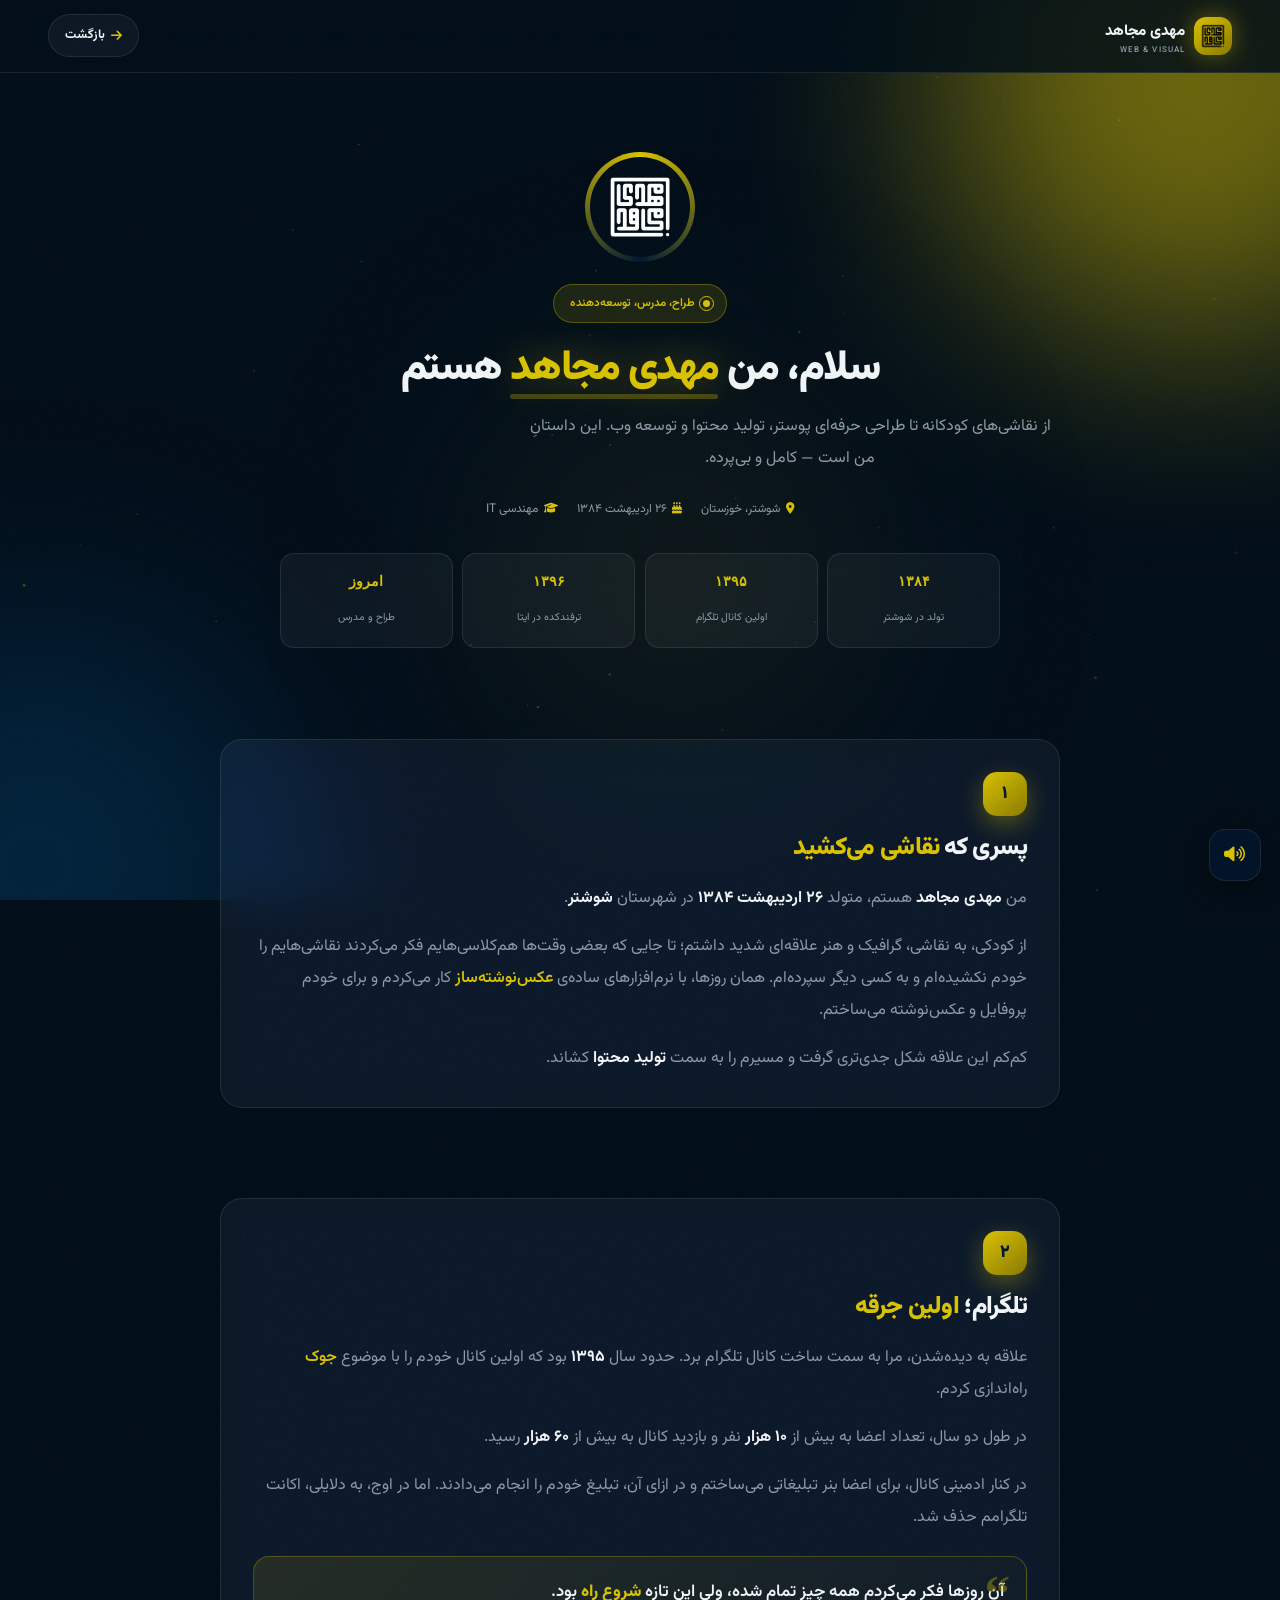
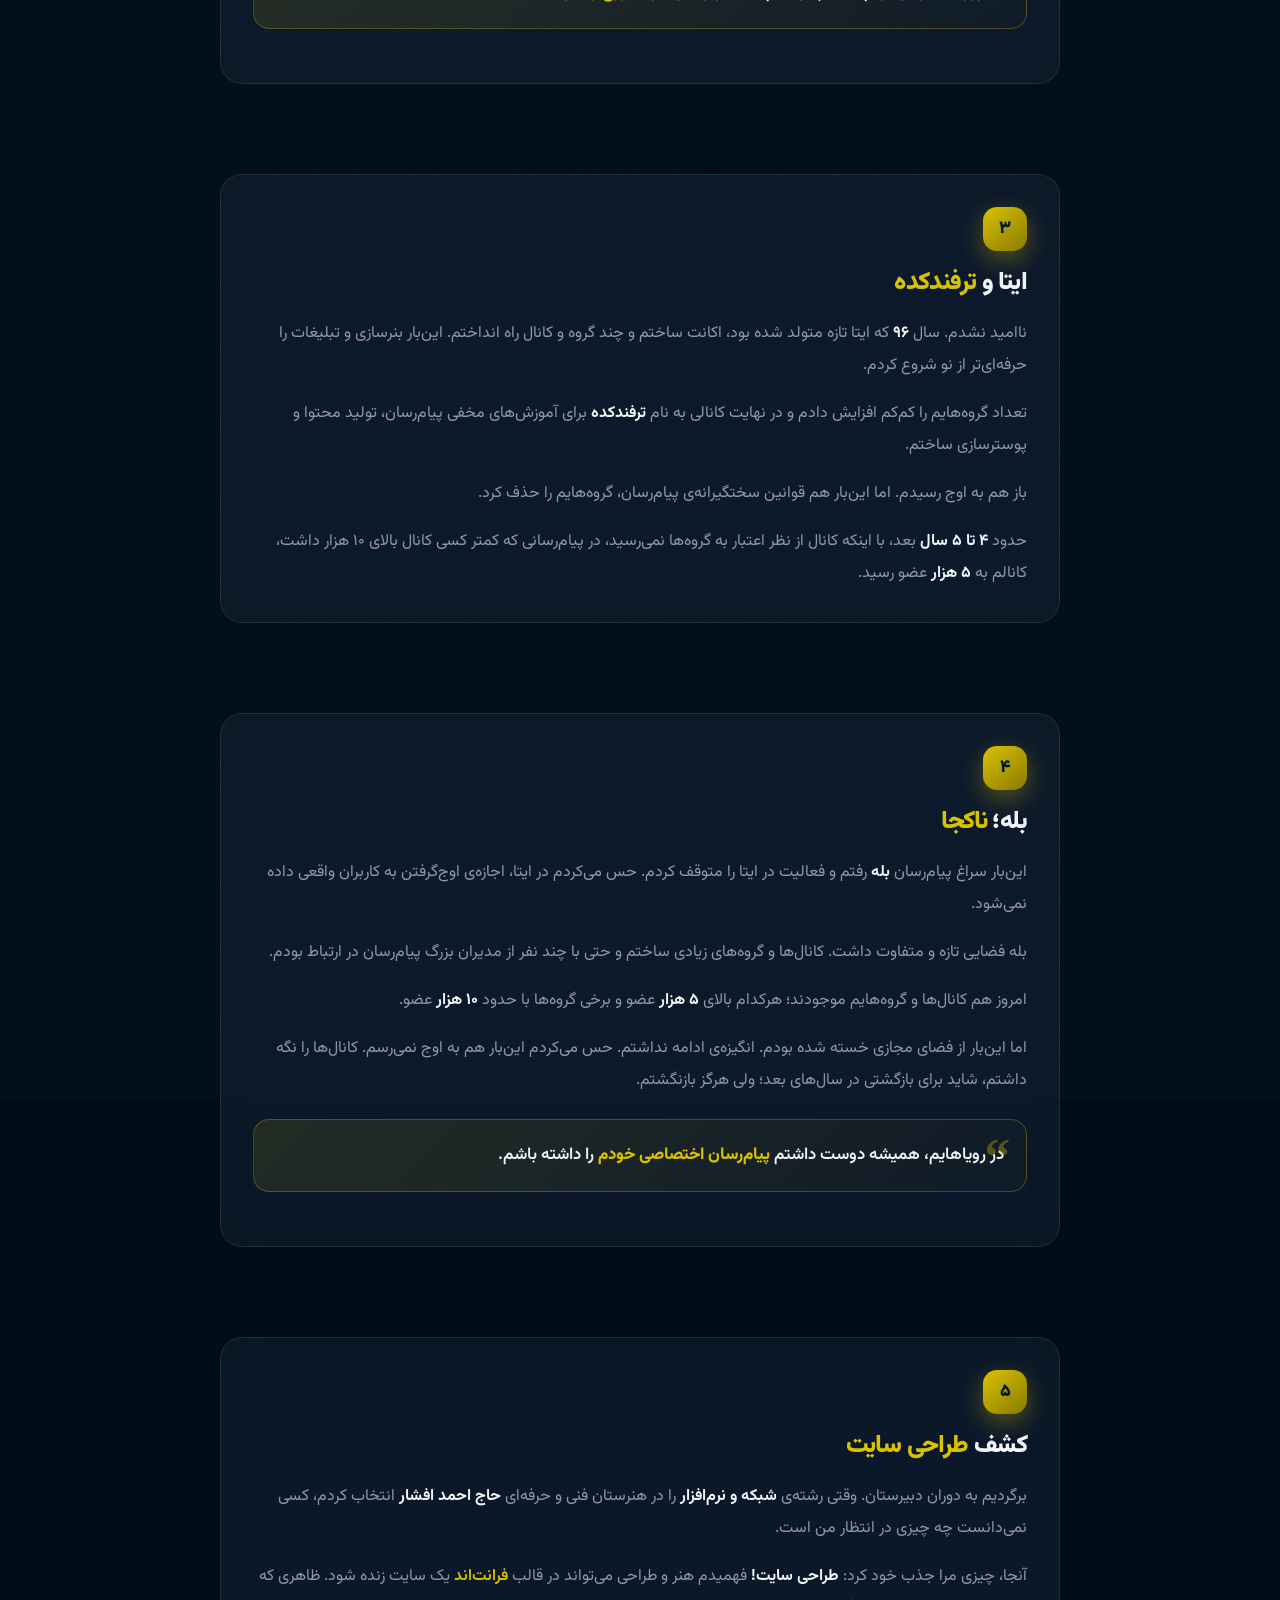
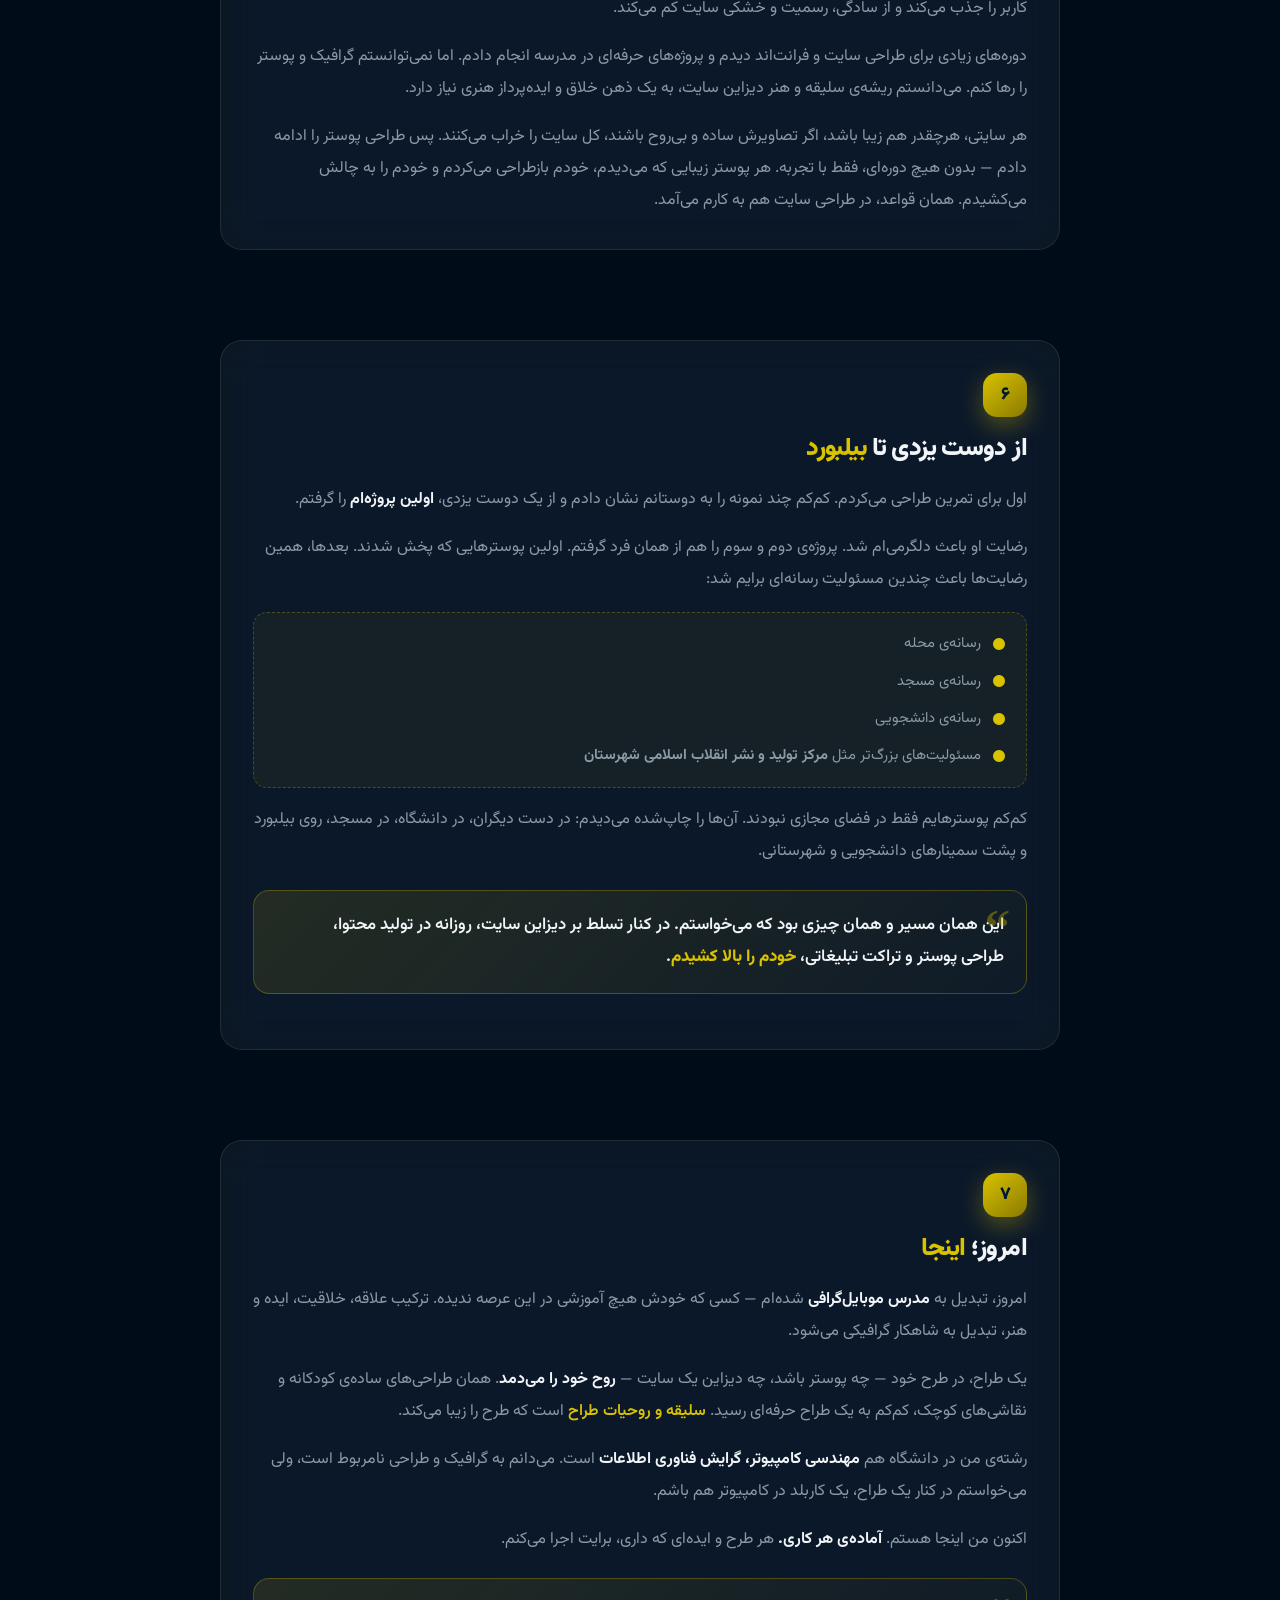
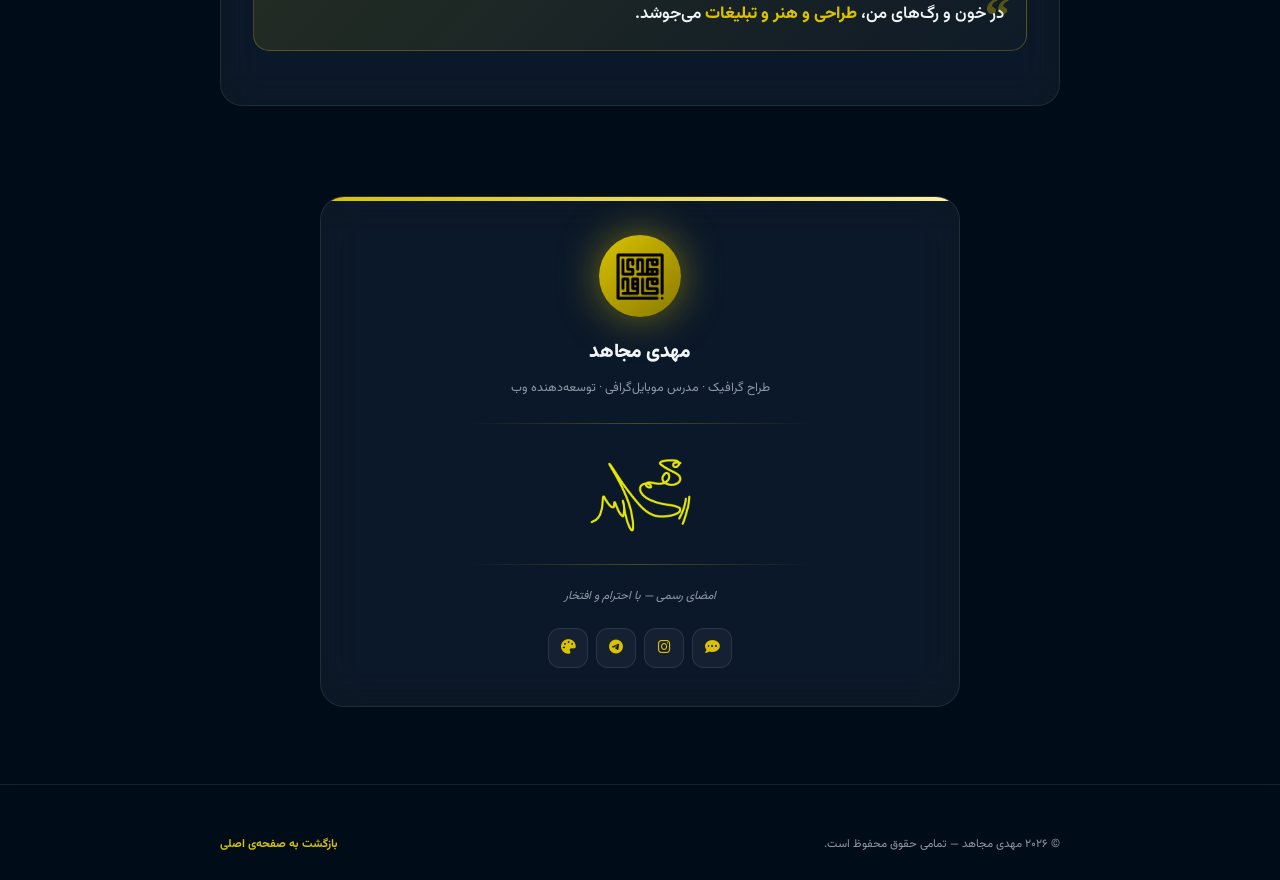
<file: myinfo.html>
<!DOCTYPE html>
<html lang="fa" dir="rtl" data-fontsize="medium">
<head>
<meta charset="UTF-8">
<meta name="viewport" content="width=device-width, initial-scale=1, viewport-fit=cover">
<title>درباره من | مهدی مجاهد</title>
<meta name="description" content="داستان زندگی مهدی مجاهد — از نقاشی‌های کودکی تا طراحی سایت، تولید محتوا و مدرسی موبایل‌گرافی">
<meta name="robots" content="noindex">

<link rel="icon" href="img/20261011_025918.ico">
<link rel="preconnect" href="https://fonts.googleapis.com">
<link rel="preconnect" href="https://fonts.gstatic.com" crossorigin>
<link href="https://fonts.googleapis.com/css2?family=Vazirmatn:wght@100..900&display=swap" rel="stylesheet">
<link rel="stylesheet" href="https://cdnjs.cloudflare.com/ajax/libs/font-awesome/6.7.2/css/all.min.css">

<style>
/* ══════════════════════════════════════════════
   TOKENS + FONT SIZE CONTROL
   ══════════════════════════════════════════════ */
*,*::before,*::after{box-sizing:border-box;margin:0;padding:0}

:root{
  --gold:#D9C200;--navy:#001830;--bg:#000d18;
  --panel:rgba(255,255,255,.045);--panel2:rgba(0,24,48,.55);
  --stroke:rgba(255,255,255,.09);--text:#f1f5f7;--muted:#8b9ba6;
  --soft:rgba(217,194,0,.13);--ease:cubic-bezier(.16,1,.3,1);
  --fs: 1rem;
  --fs-h1: clamp(1.6rem, 4.5vw, 2.6rem);
  --fs-h2: clamp(1.15rem, 2.6vw, 1.55rem);
  --fs-h3: clamp(1rem, 2vw, 1.15rem);
  --lh: 2;
}

html[data-fontsize="small"]{
  --fs: .9rem;
  --lh: 1.95;
}
html[data-fontsize="medium"]{
  --fs: 1.02rem;
  --lh: 2;
}
html[data-fontsize="large"]{
  --fs: 1.18rem;
  --lh: 2.15;
}
html[data-fontsize="xlarge"]{
  --fs: 1.35rem;
  --lh: 2.25;
}

html{
  scroll-behavior:smooth;
  scroll-padding-top:100px;
  overflow-x:clip;
  max-width:100%;
  -webkit-text-size-adjust:100%;
}
@supports not (overflow: clip){html{overflow-x:hidden}}

body{
  font-family:"Vazirmatn",system-ui,sans-serif;
  background:var(--bg);
  color:var(--text);
  min-height:100vh;
  line-height:var(--lh);
  font-size:var(--fs);
  overflow-x:clip;
  max-width:100%;
  -webkit-font-smoothing:antialiased;
  -webkit-user-select:none;
  user-select:none;
  transition:background .6s var(--ease),color .6s var(--ease),font-size .35s var(--ease);
}
@supports not (overflow: clip){body{overflow-x:hidden}}
body.lock{overflow:hidden}

input,textarea,[contenteditable]{-webkit-user-select:text;user-select:text}

img,video,canvas,svg,iframe{max-width:100%;display:block}
img{-webkit-user-drag:none;user-drag:none}

h1,h2,h3,h4,p,a,span,li,b,small,label,strong,em,blockquote{
  overflow-wrap:anywhere;word-wrap:break-word;min-width:0;max-width:100%;
}

a{color:inherit;text-decoration:none}
button{font:inherit;cursor:pointer;background:none;border:0;color:inherit}
::selection{background:var(--gold);color:#001830}

::-webkit-scrollbar{width:9px}
::-webkit-scrollbar-track{background:var(--bg)}
::-webkit-scrollbar-thumb{background:linear-gradient(var(--gold),var(--navy));border-radius:99px}

/* ══════════════════════════════════════════════
   BACKGROUND
   ══════════════════════════════════════════════ */
.bg-layer{position:fixed;inset:0;z-index:-2;pointer-events:none;overflow:hidden}
.aurora{position:absolute;border-radius:50%;filter:blur(110px);opacity:.5;will-change:transform}
.aurora.a{width:min(58vw,520px);height:min(58vw,520px);background:#D9C200;top:-14vw;right:-14vw;animation:float1 22s ease-in-out infinite}
.aurora.b{width:min(52vw,480px);height:min(52vw,480px);background:#003a63;bottom:-16vw;left:-16vw;animation:float2 27s ease-in-out infinite}
.aurora.c{width:min(42vw,380px);height:min(42vw,380px);background:#1D241D;top:42%;left:38%;animation:float3 32s ease-in-out infinite}
@keyframes float1{50%{transform:translateY(8vh) scale(1.12)}}
@keyframes float2{50%{transform:translateY(-7vh) scale(1.15)}}
@keyframes float3{50%{transform:translateY(-6vh) scale(.88)}}

#stars{position:fixed;inset:0;z-index:-1;pointer-events:none;opacity:.5}

.grain{
  position:fixed;inset:-200%;z-index:9998;pointer-events:none;opacity:.028;
  background-image:url("data:image/svg+xml,%3Csvg xmlns='http://www.w3.org/2000/svg' width='300' height='300'%3E%3Cfilter id='n'%3E%3CfeTurbulence type='fractalNoise' baseFrequency='.85' numOctaves='4'/%3E%3C/filter%3E%3Crect width='100%25' height='100%25' filter='url(%23n)'/%3E%3C/svg%3E");
  animation:grain 8s steps(6) infinite;
}
@keyframes grain{
  0%,100%{transform:translate(0,0)}10%{transform:translate(-4%,-4%)}20%{transform:translate(-8%,3%)}
  30%{transform:translate(3%,-7%)}40%{transform:translate(-3%,7%)}50%{transform:translate(-8%,5%)}
  60%{transform:translate(6%,0)}70%{transform:translate(0,6%)}80%{transform:translate(4%,-4%)}90%{transform:translate(-4%,4%)}
}

/* ══════════════════════════════════════════════
   PROGRESS + HEADER
   ══════════════════════════════════════════════ */
.progress{
  position:fixed;top:0;right:0;height:3px;width:0;z-index:200;
  background:linear-gradient(90deg,var(--gold),#fff,var(--gold));
  box-shadow:0 0 18px rgba(217,194,0,.8);
  transition:width .12s linear;
}

.header{
  position:fixed;top:0;right:0;left:0;z-index:100;
  display:flex;align-items:center;justify-content:space-between;
  padding:.9rem clamp(1rem,4vw,3rem);
  background:rgba(0,13,24,.85);
  backdrop-filter:blur(20px) saturate(180%);
  -webkit-backdrop-filter:blur(20px) saturate(180%);
  border-bottom:1px solid var(--stroke);
  transition:padding .4s var(--ease),background .4s var(--ease);
}
.header.scrolled{padding:.6rem clamp(1rem,4vw,3rem)}

.logo{display:flex;align-items:center;gap:.55rem;font-weight:800;font-size:.95rem;min-width:0}
.logo-mark{
  width:38px;height:38px;border-radius:12px;display:grid;place-items:center;
  background:linear-gradient(140deg,var(--gold),#8a7a00);
  box-shadow:0 0 22px rgba(217,194,0,.4);overflow:hidden;flex:none;
}
.logo-mark img{width:68%;height:68%;object-fit:contain;filter:invert(1) brightness(.1)}
.logo small{display:block;font-size:.5rem;font-weight:500;color:var(--muted);letter-spacing:.14em;line-height:1.2}

.back{
  padding:.5rem 1rem;border-radius:99px;background:var(--panel);
  border:1px solid var(--stroke);font-size:.78rem;font-weight:700;
  display:inline-flex;gap:.4rem;align-items:center;transition:.4s var(--ease);
}
.back i{color:var(--gold);transition:.4s var(--ease-2)}
.back:hover{background:var(--soft);border-color:var(--gold);color:var(--gold)}
.back:hover i{transform:translateX(-4px)}

/* ══════════════════════════════════════════════
   LAYOUT
   ══════════════════════════════════════════════ */
main{position:relative;z-index:1;padding-top:80px;overflow-x:clip}
section{padding:clamp(2rem,6vh,4rem) clamp(1rem,3.5vw,3rem);position:relative;overflow-x:clip}
.wrap{max-width:840px;margin:0 auto;width:100%}

.eyebrow{
  display:inline-flex;align-items:center;gap:.5rem;
  font-size:.68rem;font-weight:700;letter-spacing:.2em;
  color:var(--gold);text-transform:uppercase;margin-bottom:.8rem;
}
.eyebrow::before{content:"";width:22px;height:2px;background:var(--gold);border-radius:9px;flex:none}

h1.hero-title{
  font-size:var(--fs-h1);font-weight:900;
  line-height:1.25;letter-spacing:-.035em;margin-bottom:1rem;
}
h1.hero-title em{
  font-style:normal;position:relative;color:var(--gold);
  text-shadow:0 0 42px rgba(217,194,0,.45);
}
h1.hero-title em::after{
  content:"";position:absolute;right:0;left:0;bottom:.06em;height:.12em;
  background:var(--gold);opacity:.28;border-radius:9px;
  transform:scaleX(0);transform-origin:right;
  animation:underline 1.1s var(--ease) 1.1s forwards;
}
@keyframes underline{to{transform:scaleX(1)}}

.lead{color:var(--muted);font-size:1rem;max-width:60ch}

/* ══════════════════════════════════════════════
   REVEAL
   ══════════════════════════════════════════════ */
[data-reveal]{
  opacity:0;transform:translateY(40px);
  transition:opacity .9s var(--ease),transform .9s var(--ease);
  transition-delay:var(--d,0s);
  will-change:opacity,transform;
}
[data-reveal].in{opacity:1;transform:none}

/* ══════════════════════════════════════════════
   BUTTONS
   ══════════════════════════════════════════════ */
@property --btn-angle {syntax:"<angle>";initial-value:0deg;inherits:false;}
.btn{position:relative;display:inline-flex;padding:2px;border-radius:999px;overflow:hidden;isolation:isolate;cursor:pointer;flex:none;max-width:100%}
.btn::before{content:"";position:absolute;inset:0;border-radius:inherit;padding:2px;background:conic-gradient(from var(--btn-angle),transparent 0 190deg,var(--gold) 265deg,#fff8c4 300deg,var(--gold) 330deg,transparent 360deg);-webkit-mask:linear-gradient(#000 0 0) content-box,linear-gradient(#000 0 0);-webkit-mask-composite:xor;mask:linear-gradient(#000 0 0) content-box,linear-gradient(#000 0 0);mask-composite:exclude;animation:btnSpin 3.6s linear infinite;z-index:0;pointer-events:none}
@keyframes btnSpin{to{--btn-angle:360deg}}
.btn > span{position:relative;z-index:1;flex:1;display:inline-flex;align-items:center;justify-content:center;gap:.5rem;padding:.85rem 1.8rem;border-radius:999px;background:var(--panel2);border:1px solid transparent;backdrop-filter:blur(16px) saturate(180%);-webkit-backdrop-filter:blur(16px) saturate(180%);font-weight:700;font-size:.85rem;white-space:nowrap;min-width:0;text-align:center;transition:background .4s var(--ease),color .4s,letter-spacing .4s var(--ease)}
.btn:hover > span{background:var(--soft);color:var(--gold);letter-spacing:.02em}
.btn:active{transform:scale(.97)}
.btn.ghost > span{background:transparent}

/* ══════════════════════════════════════════════
   HERO
   ══════════════════════════════════════════════ */
.hero{
  min-height:auto;display:flex;align-items:center;
  padding-top:clamp(3rem,8vh,5rem);padding-bottom:clamp(2rem,5vh,3rem);
  text-align:center;
}

.badge{
  display:inline-flex;align-items:center;gap:.5rem;
  padding:.45rem 1rem;border-radius:999px;
  background:var(--accent-soft, rgba(217,194,0,.13));
  border:1px solid rgba(217,194,0,.32);
  font-size:.72rem;font-weight:600;color:var(--gold);margin-bottom:1.2rem;
  backdrop-filter:blur(10px);-webkit-backdrop-filter:blur(10px);
}
.pulse-dot{width:7px;height:7px;border-radius:50%;background:var(--gold);position:relative;flex:none}
.pulse-dot::after{
  content:"";position:absolute;inset:-4px;border-radius:50%;
  border:1px solid var(--gold);animation:ping 1.8s ease-out infinite;
}
@keyframes ping{to{transform:scale(2.6);opacity:0}}

.hero-avatar{
  width:110px;height:110px;border-radius:50%;
  margin:0 auto 1.4rem;position:relative;
  background:conic-gradient(from 0deg,var(--gold),#001830,var(--gold));
  animation:spin 8s linear infinite;
  display:grid;place-items:center;
}
.hero-avatar::after{
  content:"";position:absolute;inset:5px;border-radius:50%;background:var(--bg);
}
.hero-avatar img{
  position:relative;z-index:1;width:64%;height:64%;object-fit:contain;
}
@keyframes spin{to{transform:rotate(360deg)}}

.hero-meta{
  display:flex;justify-content:center;gap:1.2rem;flex-wrap:wrap;
  margin-top:1.4rem;
  font-size:.75rem;color:var(--muted);
}
.hero-meta span{display:inline-flex;align-items:center;gap:.35rem}
.hero-meta i{color:var(--gold);font-size:.7rem}

/* ══════════════════════════════════════════════
   TIMELINE (کلی زیر هیرو)
   ══════════════════════════════════════════════ */
.timeline{
  display:grid;
  grid-template-columns:repeat(auto-fit,minmax(min(100%,130px),1fr));
  gap:.6rem;
  margin-top:2rem;
  max-width:720px;
  margin-inline:auto;
}
.tl-item{
  position:relative;
  padding:.9rem .7rem;
  border-radius:14px;
  background:var(--panel);
  border:1px solid var(--stroke);
  backdrop-filter:blur(14px);
  text-align:center;
  transition:.4s var(--ease);
}
.tl-item:hover{border-color:var(--gold);background:var(--soft);transform:translateY(-4px)}
.tl-item b{
  display:block;
  font-family:ui-monospace,monospace;
  font-size:.9rem;
  color:var(--gold);
  font-weight:800;
  margin-bottom:.2rem;
}
.tl-item span{font-size:.66rem;color:var(--muted)}

/* ══════════════════════════════════════════════
   STORY SECTIONS — کارت‌های شیشه‌ای
   ══════════════════════════════════════════════ */
.story-section{
  padding:clamp(2rem,5vh,3rem) clamp(1rem,3.5vw,3rem);
  position:relative;
}

.story-card{
  position:relative;
  padding:clamp(1.4rem,3.5vw,2rem) clamp(1.2rem,3.5vw,2rem);
  border-radius:22px;
  background:var(--panel);
  border:1px solid var(--stroke);
  backdrop-filter:blur(18px) saturate(160%);
  -webkit-backdrop-filter:blur(18px) saturate(160%);
  overflow:hidden;
  transition:.5s var(--ease);
}
.story-card::before{
  content:"";
  position:absolute;inset:-1px;border-radius:inherit;padding:1px;
  background:linear-gradient(140deg,rgba(217,194,0,.5),transparent 40%,transparent 60%,rgba(217,194,0,.25));
  -webkit-mask:linear-gradient(#000 0 0) content-box,linear-gradient(#000 0 0);
  -webkit-mask-composite:xor;mask-composite:exclude;pointer-events:none;
  opacity:0;transition:opacity .5s;
}
.story-card:hover::before{opacity:1}
.story-card:hover{transform:translateY(-4px);box-shadow:0 30px 60px rgba(0,0,0,.35)}

.story-num{
  display:inline-flex;align-items:center;justify-content:center;
  width:44px;height:44px;
  border-radius:14px;
  background:linear-gradient(140deg,var(--gold),#8a7a00);
  color:#001830;
  font-weight:900;font-size:1.1rem;
  margin-bottom:1rem;
  box-shadow:0 8px 24px rgba(217,194,0,.35);
  transition:.5s cubic-bezier(.34,1.56,.64,1);
}
.story-card:hover .story-num{transform:rotate(-6deg) scale(1.1)}

.story-card h2{
  font-size:var(--fs-h2);
  font-weight:900;
  letter-spacing:-.025em;
  margin-bottom:1.1rem;
  line-height:1.35;
  color:var(--text);
}
.story-card h2 em{
  font-style:normal;
  color:var(--gold);
}

.story-card p{
  color:var(--muted);
  font-size:1rem;
  line-height:var(--lh);
  margin-bottom:1rem;
}
.story-card p:last-child{margin-bottom:0}

.story-card p strong{color:var(--text);font-weight:700}
.story-card p em{font-style:normal;color:var(--gold);font-weight:600}

/* فاصله بین پاراگراف‌های فرعی برای خوانایی */
.story-card p + p{margin-top:.9rem}

/* لیست مسئولیت‌ها */
.story-list{
  list-style:none;
  display:flex;flex-direction:column;gap:.5rem;
  margin:1rem 0;
  padding:1rem 1.2rem;
  border-radius:14px;
  background:rgba(217,194,0,.05);
  border:1px dashed rgba(217,194,0,.28);
}
.story-list li{
  display:flex;align-items:flex-start;gap:.6rem;
  font-size:.92rem;color:var(--muted);
}
.story-list li i{
  color:var(--gold);font-size:.75rem;margin-top:.55rem;flex:none;
  width:1rem;text-align:center;
}

/* نقل قول برجسته */
.story-quote{
  position:relative;
  margin:1.4rem 0;
  padding:1.2rem 1.4rem 1.2rem 3.2rem;
  border-radius:16px;
  background:linear-gradient(135deg,rgba(217,194,0,.12),rgba(217,194,0,.02));
  border:1px solid rgba(217,194,0,.28);
  font-size:1.05rem;
  line-height:1.9;
  color:var(--text);
  font-weight:600;
}
.story-quote::before{
  content:"\201C";
  position:absolute;
  top:.6rem;right:1rem;
  font-size:3.2rem;
  font-family:Georgia,serif;
  color:var(--gold);
  opacity:.35;
  line-height:1;
}
.story-quote em{font-style:normal;color:var(--gold);font-weight:800}

/* ══════════════════════════════════════════════
   SIGNATURE SECTION
   ══════════════════════════════════════════════ */
.signature-section{
  padding:clamp(2rem,5vh,3rem) clamp(1rem,3.5vw,3rem);
}
.signature-card{
  max-width:640px;
  margin:0 auto;
  padding:clamp(1.6rem,4vw,2.4rem) clamp(1.2rem,3.5vw,2rem);
  border-radius:24px;
  background:var(--panel);
  border:1px solid var(--stroke);
  backdrop-filter:blur(20px) saturate(160%);
  -webkit-backdrop-filter:blur(20px) saturate(160%);
  text-align:center;
  position:relative;
  overflow:hidden;
}
.signature-card::before{
  content:"";position:absolute;top:0;right:0;left:0;height:4px;
  background:linear-gradient(90deg,var(--gold),#fff2a0,var(--gold));
  background-size:200% auto;
  animation:shine 3s linear infinite;
}
@keyframes shine{to{background-position:220% center}}

.sig-avatar{
  width:82px;height:82px;
  border-radius:50%;
  margin:0 auto 1rem;
  display:grid;place-items:center;
  background:linear-gradient(140deg,var(--gold),#8a7a00);
  box-shadow:0 0 40px rgba(217,194,0,.5);
  overflow:hidden;
  flex:none;
}
.sig-avatar img{width:68%;height:68%;object-fit:contain;filter:invert(1) brightness(.1)}

.sig-name{
  font-size:1.2rem;font-weight:900;letter-spacing:-.02em;
  margin-bottom:.25rem;
}
.sig-role{
  font-size:.78rem;color:var(--muted);
  margin-bottom:1.4rem;
}

.sig-image-wrap{
  padding:1rem 0;
  margin-bottom:1.2rem;
  position:relative;
}
.sig-image-wrap::before,
.sig-image-wrap::after{
  content:"";position:absolute;left:20%;right:20%;height:1px;
  background:linear-gradient(90deg,transparent,rgba(217,194,0,.3),transparent);
}
.sig-image-wrap::before{top:0}
.sig-image-wrap::after{bottom:0}

.sig-image{
  max-width:220px;max-height:110px;
  margin:0 auto;
  display:block;
  object-fit:contain;
  /* تبدیل امضای مشکی به طلایی */
  filter: invert(78%) sepia(96%) saturate(950%) hue-rotate(5deg) brightness(1.05) contrast(1.05);
  transition:.4s var(--ease);
  opacity:.9;
}
.sig-image:hover{opacity:1;transform:scale(1.05)}

.sig-caption{
  font-size:.75rem;
  color:var(--muted);
  font-style:italic;
  margin-bottom:1.2rem;
}

.sig-social{
  display:flex;
  justify-content:center;
  gap:.5rem;
  flex-wrap:wrap;
}
.sig-social a{
  width:40px;height:40px;
  border-radius:12px;
  display:grid;place-items:center;
  background:var(--panel);
  border:1px solid var(--stroke);
  color:var(--gold);
  font-size:.9rem;
  transition:.4s var(--ease);
}
.sig-social a:hover{
  background:var(--soft);
  border-color:var(--gold);
  transform:translateY(-3px);
  box-shadow:0 0 20px rgba(217,194,0,.3);
}

/* ══════════════════════════════════════════════
   FONT SIZE CONTROL — پنل شناور
   ══════════════════════════════════════════════ */
.fs-panel{
  position:fixed;
  bottom:max(1.2rem, env(safe-area-inset-bottom));
  left:max(1.2rem, env(safe-area-inset-left));
  z-index:95;
  display:flex;
  flex-direction:column;
  gap:.4rem;
  opacity:0;
  transform:translateY(15px) scale(.9);
  pointer-events:none;
  transition:.4s var(--ease-2);
}
.fs-panel.open{
  opacity:1;
  transform:translateY(0) scale(1);
  pointer-events:auto;
}

.fs-toggle{
  width:50px;height:50px;border-radius:15px;
  display:grid;place-items:center;
  background:rgba(0,24,48,.75);
  border:1px solid var(--stroke);
  backdrop-filter:blur(18px) saturate(180%);
  -webkit-backdrop-filter:blur(18px) saturate(180%);
  color:var(--gold);font-size:1rem;
  cursor:pointer;
  transition:.4s var(--ease-2);
  box-shadow:0 8px 26px rgba(0,0,0,.5);
  z-index:2;
  position:relative;
}
.fs-toggle:hover{
  background:var(--soft);
  border-color:var(--gold);
  transform:translateY(-3px);
}
.fs-toggle i{transition:.3s}
.fs-panel.open .fs-toggle i{transform:rotate(180deg)}

.fs-options{
  display:flex;
  flex-direction:column;
  gap:.35rem;
  padding:.5rem;
  border-radius:16px;
  background:rgba(0,24,48,.75);
  border:1px solid var(--stroke);
  backdrop-filter:blur(18px) saturate(180%);
  -webkit-backdrop-filter:blur(18px) saturate(180%);
  box-shadow:0 8px 26px rgba(0,0,0,.5);
}

.fs-opt{
  padding:.5rem .9rem;
  border-radius:10px;
  background:transparent;
  border:1px solid transparent;
  color:var(--muted);
  font-size:.74rem;
  font-weight:700;
  cursor:pointer;
  transition:.35s var(--ease);
  text-align:center;
  min-width:80px;
  display:flex;
  align-items:center;
  justify-content:center;
  gap:.4rem;
}
.fs-opt:hover{color:var(--text);background:rgba(255,255,255,.04)}
.fs-opt.active{
  background:var(--soft);
  border-color:var(--gold);
  color:var(--gold);
  box-shadow:0 0 14px rgba(217,194,0,.2);
}

/* ══════════════════════════════════════════════
   MUSIC BUTTON
   ══════════════════════════════════════════════ */
.music-btn{
  position:fixed;
  bottom:max(1.2rem, env(safe-area-inset-bottom));
  right:max(1.2rem, env(safe-area-inset-right));
  z-index:95;
  width:52px;height:52px;
  border-radius:16px;
  display:grid;place-items:center;
  background:var(--panel2);
  border:1px solid var(--stroke);
  backdrop-filter:blur(18px) saturate(180%);
  -webkit-backdrop-filter:blur(18px) saturate(180%);
  color:var(--gold);
  cursor:pointer;
  transition:.4s var(--ease-2);
  box-shadow:0 8px 26px rgba(0,0,0,.5);
  overflow:visible;
}
.music-btn:hover{
  background:var(--soft);
  border-color:var(--gold);
  transform:translateY(-3px);
  box-shadow:0 0 24px rgba(217,194,0,.4);
}
.music-btn i{
  font-size:1.05rem;
  position:relative;z-index:2;
  transition:transform .35s var(--ease-2);
}
.music-btn.playing i{animation:musicPulse 2s ease-in-out infinite}
@keyframes musicPulse{50%{transform:scale(1.18)}}
.music-btn .music-ring{
  position:absolute;inset:-3px;
  border-radius:inherit;
  border:1px solid var(--gold);
  opacity:0;pointer-events:none;z-index:1;
}
.music-btn.playing .music-ring{animation:musicRing 2s ease-out infinite}
@keyframes musicRing{
  0%{opacity:.65;transform:scale(1)}
  100%{opacity:0;transform:scale(1.45)}
}

/* ══════════════════════════════════════════════
   FOOTER
   ══════════════════════════════════════════════ */
footer{
  position:relative;z-index:1;
  padding:clamp(2rem,5vw,3rem) clamp(1rem,3.5vw,3rem) 1.5rem;
  border-top:1px solid var(--stroke);
  background:rgba(0,13,24,.65);
  backdrop-filter:blur(20px);
  -webkit-backdrop-filter:blur(20px);
  margin-top:2rem;
}
footer .wrap{
  display:flex;justify-content:space-between;align-items:center;
  gap:1rem;flex-wrap:wrap;
  font-size:.72rem;color:var(--muted);
}
footer a{color:var(--gold);font-weight:700;transition:.3s}
footer a:hover{text-shadow:0 0 18px var(--gold)}

/* ══════════════════════════════════════════════
   TOAST
   ══════════════════════════════════════════════ */
.toast{
  position:fixed;
  bottom:2rem;left:50%;
  transform:translateX(-50%) translateY(40px);
  padding:.6rem 1.2rem;
  border-radius:99px;
  background:rgba(0,24,48,.9);
  border:1px solid var(--gold);
  color:var(--gold);
  font-size:.78rem;font-weight:700;
  backdrop-filter:blur(16px);
  -webkit-backdrop-filter:blur(16px);
  z-index:2000;opacity:0;pointer-events:none;
  transition:.5s;max-width:90vw;text-align:center;
}
.toast.show{opacity:1;transform:translateX(-50%) translateY(0)}

/* ══════════════════════════════════════════════
   RESPONSIVE
   ══════════════════════════════════════════════ */
@media (max-width:640px){
  header{padding:.65rem .9rem}
  .header.scrolled{padding:.5rem .9rem}
  .logo{font-size:.88rem}
  .logo-mark{width:34px;height:34px;border-radius:11px}
  .back{padding:.45rem .85rem;font-size:.72rem}
  main{padding-top:70px}
  section{padding:1.6rem 1rem}
  .story-section{padding:1.6rem 1rem}
  .hero{padding-top:clamp(2.4rem,7vh,3.6rem)}
  .hero-avatar{width:88px;height:88px;margin-bottom:1.1rem}
  .hero-meta{gap:.8rem;font-size:.7rem}
  .timeline{grid-template-columns:repeat(2,1fr);gap:.5rem}
  .tl-item{padding:.7rem .5rem}
  .tl-item b{font-size:.78rem}
  .tl-item span{font-size:.6rem}
  .story-card{padding:1.3rem 1.1rem;border-radius:18px}
  .story-num{width:38px;height:38px;font-size:.95rem;border-radius:12px}
  .story-card p{font-size:.94rem}
  .story-list{padding:.85rem 1rem;border-radius:12px}
  .story-list li{font-size:.86rem}
  .story-quote{padding:1rem 1.1rem 1rem 2.6rem;font-size:.94rem;border-radius:14px}
  .story-quote::before{font-size:2.4rem;top:.4rem;right:.7rem}
  .signature-card{padding:1.4rem 1.1rem;border-radius:20px}
  .sig-avatar{width:68px;height:68px}
  .sig-name{font-size:1.05rem}
  .sig-image{max-width:180px;max-height:90px}
  .fs-toggle{width:46px;height:46px;border-radius:13px}
  .fs-opt{padding:.45rem .7rem;font-size:.7rem;min-width:70px}
  .music-btn{width:46px;height:46px;border-radius:14px}
  .music-btn i{font-size:.95rem}
  footer .wrap{flex-direction:column;align-items:flex-start}
}

@media (max-width:400px){
  .timeline{grid-template-columns:1fr 1fr}
  .story-card h2{font-size:1.05rem}
  .fs-opt{min-width:60px;font-size:.66rem}
}
</style>
</head>

<body>

<!-- ▓▓▓ پیام ۲ از این‌جا ادامه می‌یابد ▓▓▓ -->



<!-- ===== BACKGROUND ===== -->
<div class="bg-layer">
  <div class="aurora a"></div>
  <div class="aurora b"></div>
  <div class="aurora c"></div>
</div>
<canvas id="stars"></canvas>
<div class="grain"></div>
<div class="progress" id="progress"></div>

<!-- ===== AUDIO (مخفی) ===== -->
<audio id="bgMusic" loop preload="auto" playsinline>
  <source src="audio/f4b6ed86-c45b-4c96-aa29-50a0ae687ab1.mp3" type="audio/mpeg">
</audio>

<!-- ===== HEADER ===== -->
<header class="header" id="header">
  <a href="index.html" class="logo">
    <span class="logo-mark">
      <img src="img/20261011_025918.ico" alt="مهدی مجاهد">
    </span>
    <span>
      مهدی مجاهد
      <small>WEB &amp; VISUAL</small>
    </span>
  </a>
  <a href="index.html" class="back">
    <i class="fa-solid fa-arrow-right"></i>
    بازگشت
  </a>
</header>

<main>

<!-- ===== HERO ===== -->
<section class="hero">
  <div class="wrap">
    <div class="hero-avatar" data-reveal>
      <img src="img/20261011_025918.ico" alt="مهدی مجاهد">
    </div>

    <span class="badge" data-reveal style="--d:.05s">
      <span class="pulse-dot"></span>
      طراح، مدرس، توسعه‌دهنده
    </span>

    <h1 class="hero-title" data-reveal style="--d:.1s">
      سلام، من <em>مهدی مجاهد</em> هستم
    </h1>

    <p class="lead" data-reveal style="--d:.2s">
      از نقاشی‌های کودکانه تا طراحی حرفه‌ای پوستر، تولید محتوا و توسعه وب.
      این داستانِ من است — کامل و بی‌پرده.
    </p>

    <div class="hero-meta" data-reveal style="--d:.3s">
      <span><i class="fa-solid fa-location-dot"></i> شوشتر، خوزستان</span>
      <span><i class="fa-solid fa-cake-candles"></i> ۲۶ اردیبهشت ۱۳۸۴</span>
      <span><i class="fa-solid fa-graduation-cap"></i> مهندسی IT</span>
    </div>

    <!-- Timeline خلاصه -->
    <div class="timeline" data-reveal style="--d:.4s">
      <div class="tl-item">
        <b>۱۳۸۴</b>
        <span>تولد در شوشتر</span>
      </div>
      <div class="tl-item">
        <b>۱۳۹۵</b>
        <span>اولین کانال تلگرام</span>
      </div>
      <div class="tl-item">
        <b>۱۳۹۶</b>
        <span>ترفندکده در ایتا</span>
      </div>
      <div class="tl-item">
        <b>امروز</b>
        <span>طراح و مدرس</span>
      </div>
    </div>
  </div>
</section>

<!-- ══════════════════════════════════════════════
     بخش ۱ — پسری که نقاشی می‌کشید
     ══════════════════════════════════════════════ -->
<section class="story-section">
  <div class="wrap">
    <div class="story-card" data-reveal>

      <div class="story-num">۱</div>

      <h2>پسری که <em>نقاشی می‌کشید</em></h2>

      <p>
        من <strong>مهدی مجاهد</strong> هستم، متولد <strong>۲۶ اردیبهشت ۱۳۸۴</strong>
        در شهرستان <strong>شوشتر</strong>.
      </p>

      <p>
        از کودکی، به نقاشی، گرافیک و هنر علاقه‌ای شدید داشتم؛ تا جایی که بعضی وقت‌ها
        هم‌کلاسی‌هایم فکر می‌کردند نقاشی‌هایم را خودم نکشیده‌ام و به کسی دیگر سپرده‌ام.
        همان روزها، با نرم‌افزارهای ساده‌ی <em>عکس‌نوشته‌ساز</em> کار می‌کردم و برای
        خودم پروفایل و عکس‌نوشته می‌ساختم.
      </p>

      <p>
        کم‌کم این علاقه شکل جدی‌تری گرفت و مسیرم را به سمت <strong>تولید محتوا</strong> کشاند.
      </p>

    </div>
  </div>
</section>

<!-- ══════════════════════════════════════════════
     بخش ۲ — تلگرام؛ اولین جرقه
     ══════════════════════════════════════════════ -->
<section class="story-section">
  <div class="wrap">
    <div class="story-card" data-reveal>

      <div class="story-num">۲</div>

      <h2>تلگرام؛ <em>اولین جرقه</em></h2>

      <p>
        علاقه به دیده‌شدن، مرا به سمت ساخت کانال تلگرام برد. حدود سال
        <strong>۱۳۹۵</strong> بود که اولین کانال خودم را با موضوع <em>جوک</em>
        راه‌اندازی کردم.
      </p>

      <p>
        در طول دو سال، تعداد اعضا به بیش از <strong>۱۰ هزار</strong> نفر و
        بازدید کانال به بیش از <strong>۶۰ هزار</strong> رسید.
      </p>

      <p>
        در کنار ادمینی کانال، برای اعضا بنر تبلیغاتی می‌ساختم و در ازای آن،
        تبلیغ خودم را انجام می‌دادند. اما در اوج، به دلایلی، اکانت تلگرامم
        حذف شد.
      </p>

      <div class="story-quote">
        آن روزها فکر می‌کردم همه چیز تمام شده، ولی این تازه <em>شروع راه</em> بود.
      </div>

    </div>
  </div>
</section>

<!-- ══════════════════════════════════════════════
     بخش ۳ — ایتا و ترفندکده
     ══════════════════════════════════════════════ -->
<section class="story-section">
  <div class="wrap">
    <div class="story-card" data-reveal>

      <div class="story-num">۳</div>

      <h2>ایتا و <em>ترفندکده</em></h2>

      <p>
        ناامید نشدم. سال <strong>۹۶</strong> که ایتا تازه متولد شده بود، اکانت
        ساختم و چند گروه و کانال راه انداختم. این‌بار بنرسازی و تبلیغات را
        حرفه‌ای‌تر از نو شروع کردم.
      </p>

      <p>
        تعداد گروه‌هایم را کم‌کم افزایش دادم و در نهایت کانالی به نام
        <strong>ترفندکده</strong> برای آموزش‌های مخفی پیام‌رسان، تولید محتوا و
        پوسترسازی ساختم.
      </p>

      <p>
        باز هم به اوج رسیدم. اما این‌بار هم قوانین سختگیرانه‌ی پیام‌رسان،
        گروه‌هایم را حذف کرد.
      </p>

      <p>
        حدود <strong>۴ تا ۵ سال</strong> بعد، با اینکه کانال از نظر اعتبار به
        گروه‌ها نمی‌رسید، در پیام‌رسانی که کمتر کسی کانال بالای ۱۰ هزار داشت،
        کانالم به <strong>۵ هزار</strong> عضو رسید.
      </p>

    </div>
  </div>
</section>

<!-- ══════════════════════════════════════════════
     بخش ۴ — بله؛ ناکجا
     ══════════════════════════════════════════════ -->
<section class="story-section">
  <div class="wrap">
    <div class="story-card" data-reveal>

      <div class="story-num">۴</div>

      <h2>بله؛ <em>ناکجا</em></h2>

      <p>
        این‌بار سراغ پیام‌رسان <strong>بله</strong> رفتم و فعالیت در ایتا را
        متوقف کردم. حس می‌کردم در ایتا، اجازه‌ی اوج‌گرفتن به کاربران واقعی
        داده نمی‌شود.
      </p>

      <p>
        بله فضایی تازه و متفاوت داشت. کانال‌ها و گروه‌های زیادی ساختم و حتی با
        چند نفر از مدیران بزرگ پیام‌رسان در ارتباط بودم.
      </p>

      <p>
        امروز هم کانال‌ها و گروه‌هایم موجودند؛ هرکدام بالای <strong>۵ هزار</strong>
        عضو و برخی گروه‌ها با حدود <strong>۱۰ هزار</strong> عضو.
      </p>

      <p>
        اما این‌بار از فضای مجازی خسته شده بودم. انگیزه‌ی ادامه نداشتم. حس
        می‌کردم این‌بار هم به اوج نمی‌رسم. کانال‌ها را نگه داشتم، شاید برای
        بازگشتی در سال‌های بعد؛ ولی هرگز بازنگشتم.
      </p>

      <div class="story-quote">
        در رویاهایم، همیشه دوست داشتم <em>پیام‌رسان اختصاصی خودم</em> را داشته باشم.
      </div>

    </div>
  </div>
</section>

<!-- ══════════════════════════════════════════════
     بخش ۵ — کشف طراحی سایت
     ══════════════════════════════════════════════ -->
<section class="story-section">
  <div class="wrap">
    <div class="story-card" data-reveal>

      <div class="story-num">۵</div>

      <h2>کشف <em>طراحی سایت</em></h2>

      <p>
        برگردیم به دوران دبیرستان. وقتی رشته‌ی <strong>شبکه و نرم‌افزار</strong>
        را در هنرستان فنی و حرفه‌ای <strong>حاج احمد افشار</strong> انتخاب کردم،
        کسی نمی‌دانست چه چیزی در انتظار من است.
      </p>

      <p>
        آنجا، چیزی مرا جذب خود کرد: <strong>طراحی سایت!</strong>
        فهمیدم هنر و طراحی می‌تواند در قالب <em>فرانت‌اند</em> یک سایت زنده شود.
        ظاهری که کاربر را جذب می‌کند و از سادگی، رسمیت و خشکی سایت کم می‌کند.
      </p>

      <p>
        دوره‌های زیادی برای طراحی سایت و فرانت‌اند دیدم و پروژه‌های حرفه‌ای در
        مدرسه انجام دادم. اما نمی‌توانستم گرافیک و پوستر را رها کنم. می‌دانستم
        ریشه‌ی سلیقه و هنر دیزاین سایت، به یک ذهن خلاق و ایده‌پرداز هنری نیاز
        دارد.
      </p>

      <p>
        هر سایتی، هرچقدر هم زیبا باشد، اگر تصاویرش ساده و بی‌روح باشند، کل سایت
        را خراب می‌کنند. پس طراحی پوستر را ادامه دادم — بدون هیچ دوره‌ای، فقط
        با تجربه. هر پوستر زیبایی که می‌دیدم، خودم بازطراحی می‌کردم و خودم را
        به چالش می‌کشیدم. همان قواعد، در طراحی سایت هم به کارم می‌آمد.
      </p>

    </div>
  </div>
</section>

<!-- ══════════════════════════════════════════════
     بخش ۶ — از دوست یزدی تا بیلبورد
     ══════════════════════════════════════════════ -->
<section class="story-section">
  <div class="wrap">
    <div class="story-card" data-reveal>

      <div class="story-num">۶</div>

      <h2>از دوست یزدی تا <em>بیلبورد</em></h2>

      <p>
        اول برای تمرین طراحی می‌کردم. کم‌کم چند نمونه را به دوستانم نشان دادم
        و از یک دوست یزدی، <strong>اولین پروژه‌ام</strong> را گرفتم.
      </p>

      <p>
        رضایت او باعث دلگرمی‌ام شد. پروژه‌ی دوم و سوم را هم از همان فرد گرفتم.
        اولین پوسترهایی که پخش شدند. بعدها، همین رضایت‌ها باعث چندین مسئولیت
        رسانه‌ای برایم شد:
      </p>

      <ul class="story-list">
        <li>
          <i class="fa-solid fa-circle"></i>
          <span>رسانه‌ی محله</span>
        </li>
        <li>
          <i class="fa-solid fa-circle"></i>
          <span>رسانه‌ی مسجد</span>
        </li>
        <li>
          <i class="fa-solid fa-circle"></i>
          <span>رسانه‌ی دانشجویی</span>
        </li>
        <li>
          <i class="fa-solid fa-circle"></i>
          <span>مسئولیت‌های بزرگ‌تر مثل <strong>مرکز تولید و نشر انقلاب اسلامی شهرستان</strong></span>
        </li>
      </ul>

      <p>
        کم‌کم پوسترهایم فقط در فضای مجازی نبودند. آن‌ها را چاپ‌شده می‌دیدم:
        در دست دیگران، در دانشگاه، در مسجد، روی بیلبورد و پشت سمینارهای
        دانشجویی و شهرستانی.
      </p>

      <div class="story-quote">
        این همان مسیر و همان چیزی بود که می‌خواستم. در کنار تسلط بر دیزاین سایت،
        روزانه در تولید محتوا، طراحی پوستر و تراکت تبلیغاتی، <em>خودم را بالا کشیدم</em>.
      </div>

    </div>
  </div>
</section>

<!-- ══════════════════════════════════════════════
     بخش ۷ — امروز؛ اینجا
     ══════════════════════════════════════════════ -->
<section class="story-section">
  <div class="wrap">
    <div class="story-card" data-reveal>

      <div class="story-num">۷</div>

      <h2>امروز؛ <em>اینجا</em></h2>

      <p>
        امروز، تبدیل به <strong>مدرس موبایل‌گرافی</strong> شده‌ام — کسی که خودش
        هیچ آموزشی در این عرصه ندیده. ترکیب علاقه، خلاقیت، ایده و هنر، تبدیل
        به شاهکار گرافیکی می‌شود.
      </p>

      <p>
        یک طراح، در طرح خود — چه پوستر باشد، چه دیزاین یک سایت —
        <strong>روح خود را می‌دمد</strong>. همان طراحی‌های ساده‌ی کودکانه و
        نقاشی‌های کوچک، کم‌کم به یک طراح حرفه‌ای رسید.
        <em>سلیقه و روحیات طراح</em> است که طرح را زیبا می‌کند.
      </p>

      <p>
        رشته‌ی من در دانشگاه هم <strong>مهندسی کامپیوتر، گرایش فناوری اطلاعات</strong>
        است. می‌دانم به گرافیک و طراحی نامربوط است، ولی می‌خواستم در کنار یک
        طراح، یک کاربلد در کامپیوتر هم باشم.
      </p>

      <p>
        اکنون من اینجا هستم. <strong>آماده‌ی هر کاری.</strong>
        هر طرح و ایده‌ای که داری، برایت اجرا می‌کنم.
      </p>

      <div class="story-quote">
        در خون و رگ‌های من، <em>طراحی و هنر و تبلیغات</em> می‌جوشد.
      </div>

    </div>
  </div>
</section>

<!-- ══════════════════════════════════════════════
     بخش امضا
     ══════════════════════════════════════════════ -->
<section class="signature-section">
  <div class="wrap">
    <div class="signature-card" data-reveal>

      <div class="sig-avatar">
        <img src="img/20261011_025918.ico" alt="مهدی مجاهد">
      </div>

      <h3 class="sig-name">مهدی مجاهد</h3>
      <p class="sig-role">طراح گرافیک · مدرس موبایل‌گرافی · توسعه‌دهنده وب</p>

      <div class="sig-image-wrap">
        <img class="sig-image" src="img/emza.png" alt="امضای مهدی مجاهد">
      </div>

      <p class="sig-caption">امضای رسمی — با احترام و افتخار</p>

      <div class="sig-social">
        <a href="https://eitaa.com/mahmoj_ir" target="_blank" rel="noopener" aria-label="ایتا">
          <i class="fa-solid fa-comment-dots"></i>
        </a>
        <a href="https://instagram.com/mahmoj.ir" target="_blank" rel="noopener" aria-label="اینستاگرام">
          <i class="fa-brands fa-instagram"></i>
        </a>
        <a href="https://t.me/mahmoj_ir" target="_blank" rel="noopener" aria-label="تلگرام">
          <i class="fa-brands fa-telegram"></i>
        </a>
        <a href="https://t.me/mahmoj_graph" target="_blank" rel="noopener" aria-label="کانال گرافیک">
          <i class="fa-solid fa-palette"></i>
        </a>
      </div>

    </div>
  </div>
</section>

</main>

<!-- ===== PANEL فونت سایز ===== -->
<div class="fs-panel" id="fsPanel">
  <div class="fs-options">
    <button class="fs-opt" data-size="small">
      <i class="fa-solid fa-font"></i> کوچک
    </button>
    <button class="fs-opt active" data-size="medium">
      <i class="fa-solid fa-font"></i> متوسط
    </button>
    <button class="fs-opt" data-size="large">
      <i class="fa-solid fa-font"></i> بزرگ
    </button>
    <button class="fs-opt" data-size="xlarge">
      <i class="fa-solid fa-font"></i> خیلی بزرگ
    </button>
  </div>
  <button class="fs-toggle" id="fsToggle" aria-label="تغییر اندازه فونت">
    <i class="fa-solid fa-text-height"></i>
  </button>
</div>

<!-- ===== MUSIC BUTTON ===== -->
<button class="music-btn" id="musicBtn" aria-label="پخش یا توقف موسیقی">
  <span class="music-ring"></span>
  <i class="fa-solid fa-volume-xmark" id="musicIcon"></i>
</button>

<!-- ===== TOAST ===== -->
<div class="toast" id="toast"></div>

<!-- ===== FOOTER ===== -->
<footer>
  <div class="wrap">
    <span>© <span id="year"></span> مهدی مجاهد — تمامی حقوق محفوظ است.</span>
    <a href="index.html">بازگشت به صفحه‌ی اصلی</a>
  </div>
</footer>

<!-- ▓▓▓ پیام ۳ از این‌جا ادامه می‌یابد ▓▓▓ -->

<script>
/* ══════════════════════════════════════════════
   HELPERS
   ══════════════════════════════════════════════ */
const $ = (s, ctx=document) => ctx.querySelector(s);
const $$ = (s, ctx=document) => Array.from(ctx.querySelectorAll(s));
const toFa = n => String(n).replace(/\d/g, d => '۰۱۲۳۴۵۶۷۸۹'[d]);

let toastT = null;
function toast(msg){
  const t = $('#toast');
  t.textContent = msg;
  t.classList.add('show');
  clearTimeout(toastT);
  toastT = setTimeout(() => t.classList.remove('show'), 2000);
}

/* ══════════════════════════════════════════════
   1. کنترل اندازه فونت — با ذخیره در localStorage
   ══════════════════════════════════════════════ */
(function fontSizeControl(){
  const FS_KEY = 'myinfo_fontsize';
  const validSizes = ['small', 'medium', 'large', 'xlarge'];
  const root = document.documentElement;
  const panel = $('#fsPanel');
  const toggle = $('#fsToggle');
  const opts = $$('.fs-opt');

  /* خواندن انتخاب قبلی کاربر */
  let saved = 'medium';
  try {
    const s = localStorage.getItem(FS_KEY);
    if (s && validSizes.indexOf(s) !== -1) saved = s;
  } catch(e){}

  function applySize(size){
    if (validSizes.indexOf(size) === -1) size = 'medium';
    root.setAttribute('data-fontsize', size);
    opts.forEach(o => o.classList.toggle('active', o.dataset.size === size));
    try { localStorage.setItem(FS_KEY, size); } catch(e){}
  }

  /* اعمال اندازه اولیه */
  applySize(saved);

  /* باز و بسته کردن پنل */
  toggle.addEventListener('click', e => {
    e.stopPropagation();
    panel.classList.toggle('open');
  });

  /* بستن با کلیک بیرون */
  document.addEventListener('click', e => {
    if (panel.classList.contains('open') && !panel.contains(e.target)){
      panel.classList.remove('open');
    }
  });

  /* انتخاب اندازه */
  opts.forEach(o => {
    o.addEventListener('click', () => {
      applySize(o.dataset.size);
      const labels = {
        small: 'سایز کوچک',
        medium: 'سایز متوسط',
        large: 'سایز بزرگ',
        xlarge: 'سایز خیلی بزرگ'
      };
      toast(labels[o.dataset.size] + ' فعال شد');
      setTimeout(() => panel.classList.remove('open'), 400);
    });
  });

  /* بستن با کلید Escape */
  document.addEventListener('keydown', e => {
    if (e.key === 'Escape' && panel.classList.contains('open')){
      panel.classList.remove('open');
    }
  });
})();

/* ══════════════════════════════════════════════
   2. SCROLL — هدر، نوار پیشرفت
   ══════════════════════════════════════════════ */
(function scrollUI(){
  const header = $('#header');
  const progress = $('#progress');

  let ticking = false;

  function onScroll(){
    const y = window.scrollY;
    const h = document.documentElement.scrollHeight - window.innerHeight;
    if (progress){
      progress.style.width = (h > 0 ? (y / h) * 100 : 0) + '%';
    }
    if (header){
      header.classList.toggle('scrolled', y > 40);
    }
    ticking = false;
  }

  window.addEventListener('scroll', () => {
    if (!ticking){
      requestAnimationFrame(onScroll);
      ticking = true;
    }
  }, { passive: true });

  onScroll();
})();

/* ══════════════════════════════════════════════
   3. REVEAL — انیمیشن ورودی عناصر
   ══════════════════════════════════════════════ */
(function reveal(){
  try {
    const observer = new IntersectionObserver((entries) => {
      entries.forEach(entry => {
        if (entry.isIntersecting){
          entry.target.classList.add('in');
          observer.unobserve(entry.target);
        }
      });
    }, {
      threshold: 0.1,
      rootMargin: '0px 0px -50px 0px'
    });

    $$('[data-reveal]').forEach(el => observer.observe(el));
  } catch(err){
    /* در مرورگرهای قدیمی، همه را نمایش بده */
    $$('[data-reveal]').forEach(el => el.classList.add('in'));
  }
})();

/* ══════════════════════════════════════════════
   4. STARFIELD — ستاره‌های پس‌زمینه
   ══════════════════════════════════════════════ */
(function starfield(){
  const canvas = $('#stars');
  if (!canvas) return;
  const ctx = canvas.getContext('2d');
  let w, h, dpr, list = [], rafId = null;
  let isVisible = true;

  function resize(){
    dpr = Math.min(window.devicePixelRatio || 1, 2);
    w = canvas.width = innerWidth * dpr;
    h = canvas.height = innerHeight * dpr;
    canvas.style.width = innerWidth + 'px';
    canvas.style.height = innerHeight + 'px';

    const n = Math.min(60, Math.floor(innerWidth / 22));
    list = new Array(n);
    for (let i = 0; i < n; i++){
      list[i] = {
        x: Math.random() * w,
        y: Math.random() * h,
        r: (Math.random() * 1.2 + 0.3) * dpr,
        vx: (Math.random() - 0.5) * 0.15 * dpr,
        vy: (Math.random() - 0.5) * 0.15 * dpr,
        a: Math.random() * 0.5 + 0.2
      };
    }
  }

  function draw(){
    if (!isVisible){
      rafId = null;
      return;
    }
    ctx.clearRect(0, 0, w, h);
    for (let i = 0; i < list.length; i++){
      const s = list[i];
      s.x += s.vx;
      s.y += s.vy;
      if (s.x < 0) s.x = w;
      else if (s.x > w) s.x = 0;
      if (s.y < 0) s.y = h;
      else if (s.y > h) s.y = 0;

      ctx.globalAlpha = s.a;
      ctx.beginPath();
      ctx.arc(s.x, s.y, s.r, 0, Math.PI * 2);
      ctx.fillStyle = '#D9C200';
      ctx.fill();
    }
    ctx.globalAlpha = 1;
    rafId = requestAnimationFrame(draw);
  }

  resize();
  window.addEventListener('resize', resize);

  /* توقف انیمیشن وقتی تب مخفی است */
  document.addEventListener('visibilitychange', () => {
    isVisible = !document.hidden;
    if (isVisible && rafId === null) draw();
  });

  draw();
})();

/* ══════════════════════════════════════════════
   5. MUSIC PLAYER — پخش با اولین تعامل
   ══════════════════════════════════════════════ */
(function music(){
  const audio = document.getElementById('bgMusic');
  const btn = document.getElementById('musicBtn');
  const icon = document.getElementById('musicIcon');
  if (!audio || !btn || !icon) return;

  const VOL = 0.15;
  const FADE = 2000;
  const KEY = 'portfolio_music_on';

  let started = false;
  let wantOn = true;
  let raf = null;

  try {
    const s = localStorage.getItem(KEY);
    if (s === 'off') wantOn = false;
  } catch(e){}

  function updateUI(){
    const playing = !audio.paused && !audio.ended && started;
    btn.classList.toggle('playing', playing);
    icon.className = playing
      ? 'fa-solid fa-volume-high'
      : 'fa-solid fa-volume-xmark';
  }
  updateUI();

  function fadeTo(target, dur, done){
    if (raf) cancelAnimationFrame(raf);
    const start = audio.volume;
    const t0 = performance.now();

    function step(now){
      const p = Math.min((now - t0) / dur, 1);
      const e = p < 0.5
        ? 2 * p * p
        : 1 - Math.pow(-2 * p + 2, 2) / 2;
      audio.volume = Math.max(0, Math.min(1, start + (target - start) * e));
      if (p < 1){
        raf = requestAnimationFrame(step);
      } else {
        raf = null;
        if (typeof done === 'function') done();
      }
    }
    raf = requestAnimationFrame(step);
  }

  function start(){
    if (started) return;
    const p = audio.play();
    if (p && typeof p.then === 'function'){
      p.then(() => {
        started = true;
        audio.volume = 0;
        fadeTo(VOL, FADE);
        updateUI();
        removeListeners();
      }).catch(() => updateUI());
    } else {
      audio.volume = VOL;
      started = true;
      updateUI();
      removeListeners();
    }
  }

  function stop(fade){
    if (!fade){
      audio.pause();
      audio.volume = 0;
      updateUI();
      return;
    }
    fadeTo(0, 700, () => {
      audio.pause();
      updateUI();
    });
  }

  btn.addEventListener('click', e => {
    e.stopPropagation();
    if (!started){
      wantOn = true;
      try { localStorage.setItem(KEY, 'on'); } catch(err){}
      start();
      return;
    }
    if (audio.paused){
      wantOn = true;
      try { localStorage.setItem(KEY, 'on'); } catch(err){}
      audio.play().then(() => {
        fadeTo(VOL, 900);
        updateUI();
      }).catch(() => {});
    } else {
      wantOn = false;
      try { localStorage.setItem(KEY, 'off'); } catch(err){}
      stop(true);
    }
  });

  const events = ['click', 'scroll', 'touchstart', 'keydown', 'pointerdown'];

  function onFirst(){
    if (started || !wantOn) return;
    start();
  }
  function addListeners(){
    events.forEach(evt =>
      window.addEventListener(evt, onFirst, { passive: true })
    );
  }
  function removeListeners(){
    events.forEach(evt =>
      window.removeEventListener(evt, onFirst)
    );
  }

  if (wantOn) addListeners();

  /* توقف در تب مخفی */
  let wasPlaying = false;
  document.addEventListener('visibilitychange', () => {
    if (document.hidden){
      wasPlaying = !audio.paused && started;
      if (wasPlaying){
        audio.pause();
        updateUI();
      }
    } else if (wasPlaying && wantOn && started){
      audio.play().then(() => {
        fadeTo(VOL, 700);
        updateUI();
      }).catch(() => {});
    }
  });

  audio.addEventListener('error', () => {
    btn.style.opacity = '.4';
    btn.style.cursor = 'not-allowed';
    btn.title = 'فایل موسیقی در دسترس نیست';
  });
})();

/* ══════════════════════════════════════════════
   6. محافظت از محتوا
   ══════════════════════════════════════════════ */
(function protect(){
  document.addEventListener('contextmenu', e => {
    if (e.target.closest('input, textarea, [contenteditable]')) return;
    e.preventDefault();
  });
  document.addEventListener('dragstart', e => e.preventDefault());
  document.addEventListener('selectstart', e => {
    const t = e.target;
    if (!t || !t.tagName) return;
    if (t.tagName === 'INPUT' || t.tagName === 'TEXTAREA') return;
    if (t.isContentEditable) return;
    e.preventDefault();
  });
})();

/* ══════════════════════════════════════════════
   7. سال جاری
   ══════════════════════════════════════════════ */
(function year(){
  const el = document.getElementById('year');
  if (el) el.textContent = toFa(new Date().getFullYear());
})();
</script>

<script type="text/javascript">
  !function(){var i="YJmaTq",a=window,d=document;function g(){var g=d.createElement("script"),s="https://www.goftino.com/widget/"+i,l=localStorage.getItem("goftino_"+i);g.async=!0,g.src=l?s+"?o="+l:s;d.getElementsByTagName("head")[0].appendChild(g);}"complete"===d.readyState?g():a.attachEvent?a.attachEvent("onload",g):a.addEventListener("load",g,!1);}();
</script>
   
</body>
</html>
</file>
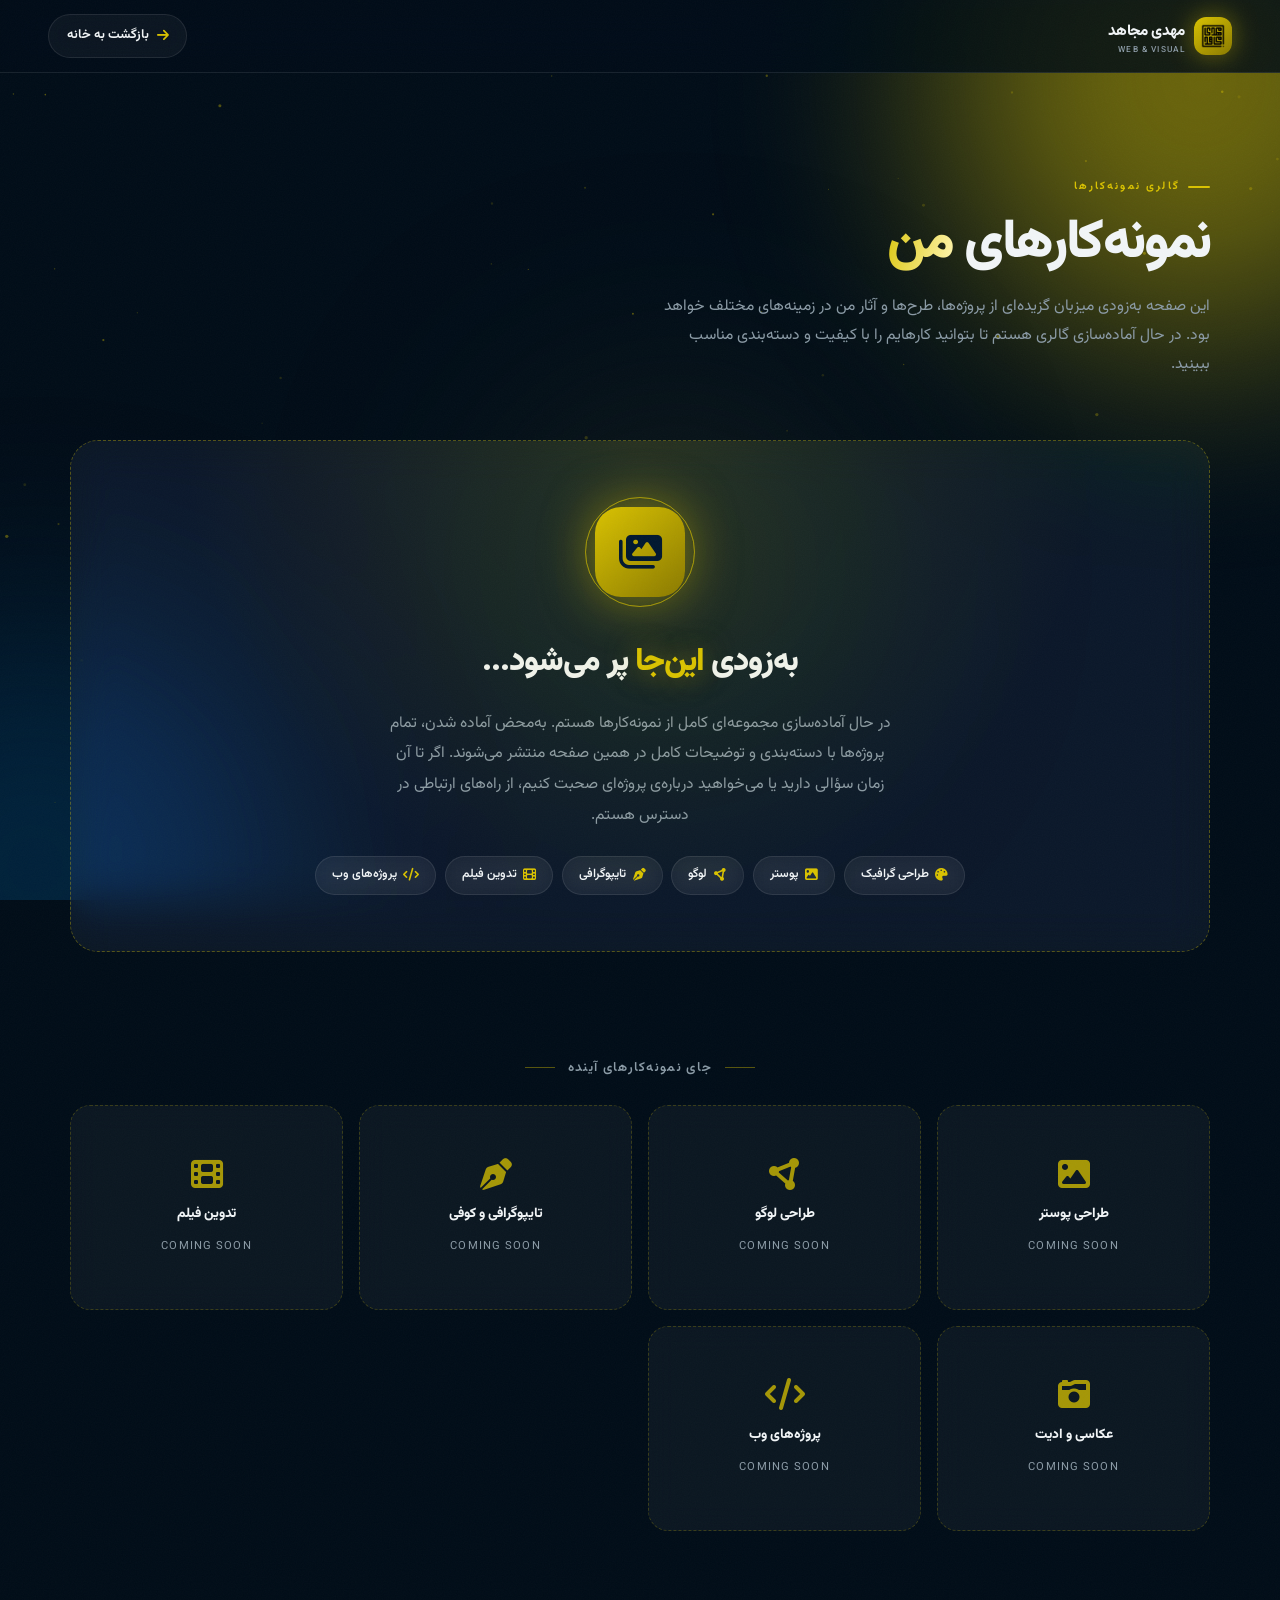
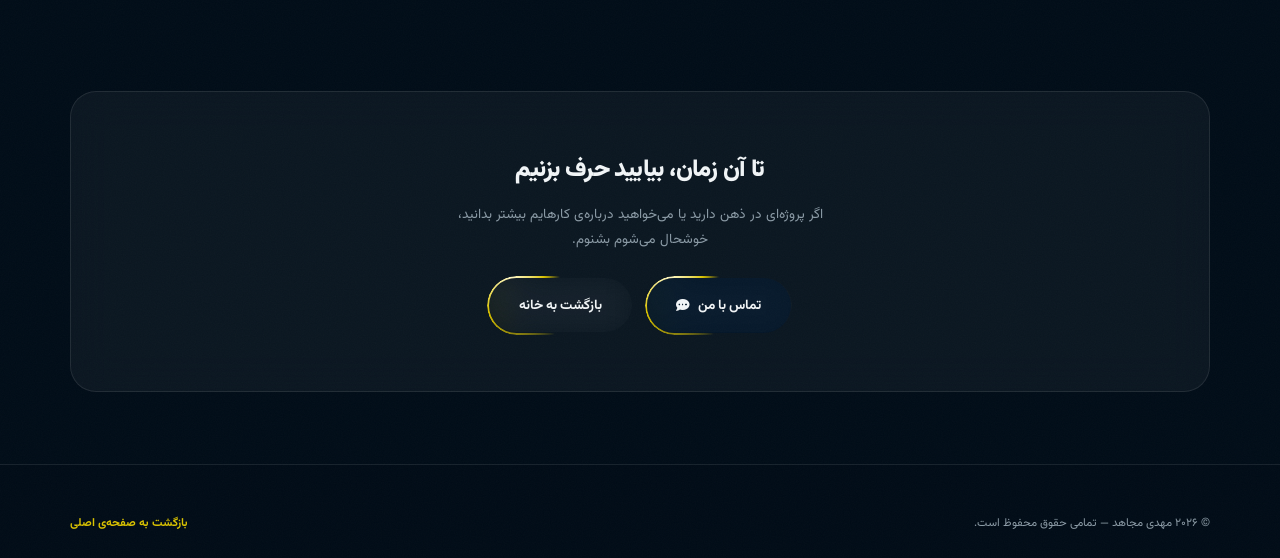
<file: portfolio.html>
<!DOCTYPE html>
<html lang="fa" dir="rtl" data-theme="dark">
<head>
<meta charset="UTF-8">
<meta name="viewport" content="width=device-width, initial-scale=1, viewport-fit=cover">
<title>نمونه‌کارها | مهدی مجاهد</title>
<meta name="description" content="گالری نمونه‌کارهای مهدی مجاهد — طراحی گرافیک، پوستر، لوگو، تایپوگرافی، تدوین فیلم و پروژه‌های وب">

<link rel="icon" href="img/20261011_025918.ico" type="image/x-icon">
<link rel="shortcut icon" href="img/20261011_025918.ico" type="image/x-icon">
<link rel="apple-touch-icon" href="img/20261011_025918.ico">

<link rel="preconnect" href="https://fonts.googleapis.com">
<link rel="preconnect" href="https://fonts.gstatic.com" crossorigin>
<link href="https://fonts.googleapis.com/css2?family=Vazirmatn:wght@100..900&display=swap" rel="stylesheet">
<link rel="stylesheet" href="https://cdnjs.cloudflare.com/ajax/libs/font-awesome/6.7.2/css/all.min.css">

<style>
/* ============================================================
   TOKENS
   ============================================================ */
*,*::before,*::after{box-sizing:border-box;margin:0;padding:0}

:root{
  --gold:#D9C200;
  --navy:#001830;
  --bg:#000d18;
  --bg-2:#001830;
  --panel:rgba(255,255,255,.045);
  --panel-2:rgba(0,24,48,.55);
  --stroke:rgba(255,255,255,.09);
  --text:#f1f5f7;
  --muted:#8b9ba6;
  --accent-soft:rgba(217,194,0,.13);
  --shadow:0 30px 70px rgba(0,0,0,.6);
  --glow:0 0 60px rgba(217,194,0,.28);
  --ease:cubic-bezier(.16,1,.3,1);
}

html{
  scroll-behavior:smooth;
  overflow-x:clip;
  max-width:100%;
  -webkit-text-size-adjust:100%;
}
@supports not (overflow: clip){
  html{overflow-x:hidden}
}

body{
  font-family:"Vazirmatn",system-ui,sans-serif;
  background:var(--bg);
  color:var(--text);
  min-height:100vh;
  overflow-x:clip;
  max-width:100%;
  line-height:1.85;
  -webkit-font-smoothing:antialiased;
  -webkit-user-select:none;
  user-select:none;
}
@supports not (overflow: clip){
  body{overflow-x:hidden}
}

img,video,canvas,svg,iframe{max-width:100%;display:block}
img{-webkit-user-drag:none;user-drag:none}

h1,h2,h3,h4,p,a,span,li,b,small,label,strong,em{
  overflow-wrap:anywhere;
  word-wrap:break-word;
  min-width:0;
  max-width:100%;
}

a{color:inherit;text-decoration:none}
button{font:inherit;color:inherit;background:none;border:0;cursor:pointer}
::selection{background:var(--gold);color:#001830}

::-webkit-scrollbar{width:9px}
::-webkit-scrollbar-track{background:var(--bg)}
::-webkit-scrollbar-thumb{background:linear-gradient(var(--gold),var(--navy));border-radius:99px}

/* ============================================================
   BACKGROUND
   ============================================================ */
.bg-layer{position:fixed;inset:0;z-index:-2;pointer-events:none;overflow:hidden}
.aurora{position:absolute;border-radius:50%;filter:blur(110px);opacity:.5;will-change:transform}
.aurora.a{width:min(58vw,520px);height:min(58vw,520px);background:#D9C200;top:-14vw;right:-14vw;animation:f1 22s ease-in-out infinite}
.aurora.b{width:min(52vw,480px);height:min(52vw,480px);background:#003a63;bottom:-16vw;left:-16vw;animation:f2 27s ease-in-out infinite}
.aurora.c{width:min(42vw,380px);height:min(42vw,380px);background:#1D241D;top:42%;left:38%;animation:f3 32s ease-in-out infinite}
@keyframes f1{50%{transform:translateY(8vh) scale(1.12)}}
@keyframes f2{50%{transform:translateY(-7vh) scale(1.15)}}
@keyframes f3{50%{transform:translateY(-6vh) scale(.88)}}

#stars{position:fixed;inset:0;z-index:-1;pointer-events:none;opacity:.55}

.grain{
  position:fixed;inset:-200%;z-index:9998;pointer-events:none;opacity:.028;
  background-image:url("data:image/svg+xml,%3Csvg xmlns='http://www.w3.org/2000/svg' width='300' height='300'%3E%3Cfilter id='n'%3E%3CfeTurbulence type='fractalNoise' baseFrequency='.85' numOctaves='4'/%3E%3C/filter%3E%3Crect width='100%25' height='100%25' filter='url(%23n)'/%3E%3C/svg%3E");
  animation:grain 8s steps(6) infinite;
}
@keyframes grain{
  0%,100%{transform:translate(0,0)}10%{transform:translate(-4%,-4%)}20%{transform:translate(-8%,3%)}
  30%{transform:translate(3%,-7%)}40%{transform:translate(-3%,7%)}50%{transform:translate(-8%,5%)}
  60%{transform:translate(6%,0)}70%{transform:translate(0,6%)}80%{transform:translate(4%,-4%)}90%{transform:translate(-4%,4%)}
}

/* ============================================================
   ANIMATIONS
   ============================================================ */
@keyframes spin{to{transform:rotate(360deg)}}
@keyframes shine{to{background-position:220% center}}
@keyframes markGlow{50%{box-shadow:0 0 44px rgba(217,194,0,.85)}}
@keyframes floatUp{50%{transform:translateY(-10px)}}
@keyframes pulseRing{0%{transform:scale(.95);opacity:.7}70%{transform:scale(1.35);opacity:0}100%{opacity:0}}

/* ============================================================
   HEADER
   ============================================================ */
.header{
  position:fixed;top:0;right:0;left:0;z-index:100;
  display:flex;align-items:center;justify-content:space-between;
  padding:.9rem clamp(1rem,4vw,3rem);
  background:rgba(0,13,24,.82);
  backdrop-filter:blur(20px) saturate(180%);
  -webkit-backdrop-filter:blur(20px) saturate(180%);
  border-bottom:1px solid var(--stroke);
}

.logo{display:flex;align-items:center;gap:.55rem;font-weight:800;font-size:.95rem;letter-spacing:-.02em;min-width:0}
.logo-mark{
  width:38px;height:38px;border-radius:12px;display:grid;place-items:center;
  background:linear-gradient(140deg,var(--gold),#8a7a00);
  flex:none;overflow:hidden;
  box-shadow:0 0 26px rgba(217,194,0,.45);
  animation:markGlow 4s ease-in-out infinite;
}
.logo-mark img{width:68%;height:68%;object-fit:contain;filter:invert(1) brightness(.1)}
.logo small{display:block;font-size:.52rem;font-weight:500;color:var(--muted);letter-spacing:.14em;line-height:1.2}

.back-btn{
  display:inline-flex;align-items:center;gap:.5rem;
  padding:.55rem 1.1rem;border-radius:999px;
  background:var(--panel);border:1px solid var(--stroke);
  backdrop-filter:blur(12px);-webkit-backdrop-filter:blur(12px);
  font-size:.8rem;font-weight:700;
  transition:.4s var(--ease);
}
.back-btn i{color:var(--gold);font-size:.85rem;transition:.4s var(--ease-2)}
.back-btn:hover{background:var(--accent-soft);border-color:var(--gold);color:var(--gold)}
.back-btn:hover i{transform:translateX(-4px)}

/* ============================================================
   LAYOUT
   ============================================================ */
main{position:relative;z-index:1;padding-top:80px;overflow-x:clip}

section{padding:clamp(3rem,8vh,6rem) clamp(1rem,3.5vw,3rem);position:relative;overflow-x:clip}
.wrap{max-width:1140px;margin:0 auto;width:100%}

.eyebrow{
  display:inline-flex;align-items:center;gap:.5rem;
  font-size:.68rem;font-weight:700;letter-spacing:.2em;
  color:var(--gold);text-transform:uppercase;margin-bottom:.85rem;
}
.eyebrow::before{content:"";width:22px;height:2px;background:var(--gold);border-radius:9px;flex:none}

h1.page-title{
  font-size:clamp(1.7rem,6vw,3.4rem);font-weight:900;
  line-height:1.2;letter-spacing:-.035em;margin-bottom:1rem;
}
h1.page-title em{
  font-style:normal;
  background:linear-gradient(105deg,var(--gold),#fff6b0,var(--gold));
  background-size:220% auto;
  -webkit-background-clip:text;background-clip:text;color:transparent;
  animation:shine 5s linear infinite;
}

.lead{color:var(--muted);font-size:clamp(.85rem,1.3vw,.98rem);max-width:62ch}

/* ============================================================
   HERO کوچک
   ============================================================ */
.hero-page{
  padding-top:clamp(4rem,10vh,7rem);
  padding-bottom:clamp(2rem,5vh,3rem);
}
.hero-page .lead{margin-top:.3rem}

/* ============================================================
   EMPTY STATE
   ============================================================ */
.empty-section{padding-top:1rem}

.empty-card{
  position:relative;
  border-radius:28px;
  padding:clamp(2rem,6vw,3.5rem);
  background:var(--panel);
  border:1px dashed rgba(217,194,0,.35);
  backdrop-filter:blur(20px) saturate(170%);
  -webkit-backdrop-filter:blur(20px) saturate(170%);
  text-align:center;
  overflow:hidden;
  animation:floatUp 6s ease-in-out infinite;
}
.empty-card::before{
  content:"";position:absolute;inset:0;
  background:radial-gradient(circle at 50% 0%,rgba(217,194,0,.12),transparent 60%);
  pointer-events:none;
}

.empty-icon-wrap{
  position:relative;
  width:110px;height:110px;
  margin:0 auto 1.6rem;
  display:grid;place-items:center;
}
.empty-icon-wrap::before,
.empty-icon-wrap::after{
  content:"";position:absolute;inset:0;border-radius:50%;
  border:1px solid rgba(217,194,0,.4);
  animation:pulseRing 3s ease-out infinite;
}
.empty-icon-wrap::after{animation-delay:1.5s}

.empty-icon{
  width:90px;height:90px;border-radius:26px;
  display:grid;place-items:center;
  background:linear-gradient(140deg,var(--gold),#8a7a00);
  color:#001830;
  font-size:2.4rem;
  box-shadow:0 0 50px rgba(217,194,0,.55);
  position:relative;z-index:1;
}

.empty-card h2{
  font-size:clamp(1.2rem,3.6vw,2rem);
  font-weight:900;letter-spacing:-.03em;
  margin-bottom:1rem;
}
.empty-card h2 em{
  font-style:normal;color:var(--gold);
  text-shadow:0 0 30px rgba(217,194,0,.5);
}

.empty-card p{
  color:var(--muted);
  font-size:clamp(.85rem,1.3vw,.98rem);
  max-width:56ch;
  margin:0 auto 1.6rem;
  line-height:1.95;
}

.empty-chips{
  display:flex;flex-wrap:wrap;gap:.55rem;
  justify-content:center;
  margin-top:1.4rem;
}
.empty-chip{
  display:inline-flex;align-items:center;gap:.4rem;
  padding:.45rem 1rem;border-radius:999px;
  background:var(--panel);border:1px solid var(--stroke);
  backdrop-filter:blur(10px);-webkit-backdrop-filter:blur(10px);
  font-size:.76rem;font-weight:600;
  transition:.4s var(--ease);
}
.empty-chip i{color:var(--gold);font-size:.8rem}
.empty-chip:hover{transform:translateY(-3px);border-color:var(--gold);color:var(--gold);box-shadow:var(--glow)}

/* ============================================================
   GRID نگهدارنده
   ============================================================ */
.placeholder-section{padding-top:2rem}

.placeholder-title{
  text-align:center;
  color:var(--muted);
  font-size:.82rem;
  font-weight:600;
  letter-spacing:.1em;
  text-transform:uppercase;
  margin-bottom:1.6rem;
}
.placeholder-title::before,
.placeholder-title::after{
  content:"";display:inline-block;vertical-align:middle;
  width:30px;height:1px;background:rgba(217,194,0,.4);
  margin:0 .8rem;
}

.placeholder-grid{
  display:grid;
  grid-template-columns:repeat(auto-fit,minmax(min(100%,260px),1fr));
  gap:1rem;
}

.ph-card{
  position:relative;
  aspect-ratio:4/3;
  border-radius:20px;
  background:var(--panel);
  border:1px dashed rgba(217,194,0,.22);
  backdrop-filter:blur(14px);-webkit-backdrop-filter:blur(14px);
  display:flex;flex-direction:column;
  align-items:center;justify-content:center;
  gap:.7rem;
  padding:1.4rem;
  overflow:hidden;
  transition:.5s var(--ease);
}
.ph-card::before{
  content:"";position:absolute;inset:0;opacity:0;
  background:linear-gradient(140deg,rgba(217,194,0,.1),transparent);
  transition:.5s;
}
.ph-card:hover::before{opacity:1}
.ph-card:hover{transform:translateY(-6px);border-color:rgba(217,194,0,.5);box-shadow:var(--glow)}

.ph-card i{
  font-size:2rem;
  color:var(--gold);
  opacity:.75;
  transition:.5s var(--ease-2);
}
.ph-card:hover i{transform:scale(1.15);opacity:1}

.ph-card b{
  font-size:.85rem;
  font-weight:800;
  color:var(--text);
}
.ph-card span{
  font-size:.7rem;
  color:var(--muted);
  letter-spacing:.1em;
}

/* ============================================================
   CTA پایین
   ============================================================ */
.cta-end{
  text-align:center;
  padding:clamp(2rem,5vw,3.5rem);
  border-radius:26px;
  background:var(--panel);
  border:1px solid var(--stroke);
  backdrop-filter:blur(20px);-webkit-backdrop-filter:blur(20px);
  margin-top:1rem;
}
.cta-end h3{
  font-size:clamp(1rem,2.6vw,1.5rem);
  font-weight:900;
  letter-spacing:-.025em;
  margin-bottom:.6rem;
}
.cta-end p{color:var(--muted);font-size:.85rem;max-width:48ch;margin:0 auto 1.5rem}
.cta-actions{display:flex;gap:.7rem;flex-wrap:wrap;justify-content:center}

/* ============================================================
   BUTTONS
   ============================================================ */
@property --btn-angle {
  syntax: "<angle>";
  initial-value: 0deg;
  inherits: false;
}

.btn{
  position:relative;display:inline-flex;padding:2px;border-radius:999px;
  overflow:hidden;isolation:isolate;cursor:pointer;flex:none;max-width:100%;
}
.btn::before{
  content:"";
  position:absolute;inset:0;border-radius:inherit;padding:2px;
  background:conic-gradient(
    from var(--btn-angle),
    transparent 0deg, transparent 190deg,
    var(--gold) 265deg, #fff8c4 300deg, var(--gold) 330deg,
    transparent 360deg
  );
  -webkit-mask:linear-gradient(#000 0 0) content-box,linear-gradient(#000 0 0);
  -webkit-mask-composite:xor;
  mask:linear-gradient(#000 0 0) content-box,linear-gradient(#000 0 0);
  mask-composite:exclude;
  animation:btnSpin 3.6s linear infinite;
  z-index:0;pointer-events:none;
}
.btn:nth-child(even)::before{animation-duration:4.6s;animation-direction:reverse}
@keyframes btnSpin{to{--btn-angle:360deg}}

.btn > span{
  position:relative;z-index:1;
  flex:1 1 auto;
  display:inline-flex;align-items:center;justify-content:center;gap:.5rem;
  padding:.85rem 1.8rem;border-radius:999px;
  background:var(--panel-2);
  border:1px solid transparent;
  backdrop-filter:blur(16px) saturate(180%);
  -webkit-backdrop-filter:blur(16px) saturate(180%);
  font-weight:700;font-size:.85rem;white-space:nowrap;
  text-align:center;min-width:0;
  transition:background .4s var(--ease),color .4s,letter-spacing .4s var(--ease);
}
.btn:hover > span{background:var(--accent-soft);color:var(--gold);letter-spacing:.02em}
.btn:active{transform:scale(.97)}
.btn.ghost > span{background:transparent}

/* ============================================================
   FOOTER
   ============================================================ */
footer{
  position:relative;z-index:1;
  padding:clamp(2rem,5vw,3rem) clamp(1rem,3.5vw,3rem) 1.5rem;
  border-top:1px solid var(--stroke);
  background:rgba(0,13,24,.65);
  backdrop-filter:blur(20px);-webkit-backdrop-filter:blur(20px);
}
footer .wrap{
  display:flex;justify-content:space-between;align-items:center;
  gap:1rem;flex-wrap:wrap;
  font-size:.72rem;color:var(--muted);
}
footer a{color:var(--gold);font-weight:700;transition:.3s}
footer a:hover{text-shadow:0 0 18px var(--gold)}

/* ============================================================
   RESPONSIVE
   ============================================================ */
@media (max-width:640px){
  .header{padding:.65rem .9rem}
  .logo{font-size:.9rem;gap:.45rem}
  .logo-mark{width:34px;height:34px;border-radius:11px}
  .logo small{font-size:.5rem;letter-spacing:.1em}
  .back-btn{padding:.5rem .9rem;font-size:.74rem}

  main{padding-top:70px}
  section{padding:2.4rem 1rem}

  h1.page-title{font-size:clamp(1.5rem,7vw,2.2rem)}

  .empty-card{padding:1.8rem 1.2rem;border-radius:22px}
  .empty-icon-wrap{width:88px;height:88px;margin-bottom:1.2rem}
  .empty-icon{width:70px;height:70px;border-radius:20px;font-size:1.9rem}
  .empty-card h2{font-size:clamp(1.05rem,4.5vw,1.5rem)}
  .empty-chips{gap:.4rem}
  .empty-chip{font-size:.7rem;padding:.38rem .8rem}

  .placeholder-grid{gap:.7rem;grid-template-columns:1fr}
  .ph-card{aspect-ratio:auto;padding:1.6rem 1rem;min-height:150px}

  .cta-end{padding:1.7rem 1.1rem;border-radius:20px}
  .cta-actions{flex-direction:column;align-items:stretch}
  .cta-actions .btn{width:100%}
  .cta-actions .btn > span{width:100%;padding:.8rem 1.2rem;font-size:.8rem}

  footer .wrap{flex-direction:column;align-items:flex-start;text-align:start}
}

@media (max-width:400px){
  .btn > span{padding:.75rem 1.15rem;font-size:.78rem}
}

@media (prefers-reduced-motion:reduce){
  *,*::before,*::after{animation-duration:.01ms!important;transition-duration:.01ms!important}
}
</style>
</head>

<body>

<!-- ===== BACKGROUND ===== -->
<div class="bg-layer">
  <div class="aurora a"></div>
  <div class="aurora b"></div>
  <div class="aurora c"></div>
</div>
<canvas id="stars"></canvas>
<div class="grain"></div>

<!-- ===== HEADER ===== -->
<header class="header">
  <a href="index.html" class="logo">
    <span class="logo-mark">
      <img src="img/20261011_025918.ico" alt="مهدی مجاهد">
    </span>
    <span>
      مهدی مجاهد
      <small>WEB &amp; VISUAL</small>
    </span>
  </a>

  <a href="index.html" class="back-btn">
    <i class="fa-solid fa-arrow-right"></i>
    بازگشت به خانه
  </a>
</header>

<main>

<!-- ===== HERO ===== -->
<section class="hero-page">
  <div class="wrap">
    <span class="eyebrow">گالری نمونه‌کارها</span>
    <h1 class="page-title">نمونه‌کارهای <em>من</em></h1>
    <p class="lead">
      این صفحه به‌زودی میزبان گزیده‌ای از پروژه‌ها، طرح‌ها و آثار من در زمینه‌های مختلف خواهد بود.
      در حال آماده‌سازی گالری هستم تا بتوانید کارهایم را با کیفیت و دسته‌بندی مناسب ببینید.
    </p>
  </div>
</section>

<!-- ===== EMPTY STATE ===== -->
<section class="empty-section">
  <div class="wrap">
    <div class="empty-card">

      <div class="empty-icon-wrap">
        <div class="empty-icon">
          <i class="fa-solid fa-images"></i>
        </div>
      </div>

      <h2>به‌زودی <em>این‌جا</em> پر می‌شود...</h2>

      <p>
        در حال آماده‌سازی مجموعه‌ای کامل از نمونه‌کارها هستم. به‌محض آماده شدن،
        تمام پروژه‌ها با دسته‌بندی و توضیحات کامل در همین صفحه منتشر می‌شوند.
        اگر تا آن زمان سؤالی دارید یا می‌خواهید درباره‌ی پروژه‌ای صحبت کنیم،
        از راه‌های ارتباطی در دسترس هستم.
      </p>

      <div class="empty-chips">
        <span class="empty-chip"><i class="fa-solid fa-palette"></i> طراحی گرافیک</span>
        <span class="empty-chip"><i class="fa-solid fa-image"></i> پوستر</span>
        <span class="empty-chip"><i class="fa-solid fa-circle-nodes"></i> لوگو</span>
        <span class="empty-chip"><i class="fa-solid fa-pen-nib"></i> تایپوگرافی</span>
        <span class="empty-chip"><i class="fa-solid fa-film"></i> تدوین فیلم</span>
        <span class="empty-chip"><i class="fa-solid fa-code"></i> پروژه‌های وب</span>
      </div>

    </div>
  </div>
</section>

<!-- ===== PLACEHOLDER GRID ===== -->
<section class="placeholder-section">
  <div class="wrap">
    <p class="placeholder-title">جای نمونه‌کارهای آینده</p>

    <div class="placeholder-grid">

      <div class="ph-card">
        <i class="fa-solid fa-image"></i>
        <b>طراحی پوستر</b>
        <span>COMING SOON</span>
      </div>

      <div class="ph-card">
        <i class="fa-solid fa-circle-nodes"></i>
        <b>طراحی لوگو</b>
        <span>COMING SOON</span>
      </div>

      <div class="ph-card">
        <i class="fa-solid fa-pen-nib"></i>
        <b>تایپوگرافی و کوفی</b>
        <span>COMING SOON</span>
      </div>

      <div class="ph-card">
        <i class="fa-solid fa-film"></i>
        <b>تدوین فیلم</b>
        <span>COMING SOON</span>
      </div>

      <div class="ph-card">
        <i class="fa-solid fa-camera-retro"></i>
        <b>عکاسی و ادیت</b>
        <span>COMING SOON</span>
      </div>

      <div class="ph-card">
        <i class="fa-solid fa-code"></i>
        <b>پروژه‌های وب</b>
        <span>COMING SOON</span>
      </div>

    </div>
  </div>
</section>

<!-- ===== CTA END ===== -->
<section>
  <div class="wrap">
    <div class="cta-end">
      <h3>تا آن زمان، بیایید حرف بزنیم</h3>
      <p>اگر پروژه‌ای در ذهن دارید یا می‌خواهید درباره‌ی کارهایم بیشتر بدانید، خوشحال می‌شوم بشنوم.</p>
      <div class="cta-actions">
        <a href="index.html#contact" class="btn"><span>تماس با من <i class="fa-solid fa-comment-dots"></i></span></a>
        <a href="index.html" class="btn ghost"><span>بازگشت به خانه</span></a>
      </div>
    </div>
  </div>
</section>

</main>

<!-- ===== FOOTER ===== -->
<footer>
  <div class="wrap">
    <span>© <span id="year"></span> مهدی مجاهد — تمامی حقوق محفوظ است.</span>
    <span><a href="index.html">بازگشت به صفحه‌ی اصلی</a></span>
  </div>
</footer>

<script>
/* ===== سال جاری ===== */
(function(){
  const toFa = n => String(n).replace(/\d/g, d => '۰۱۲۳۴۵۶۷۸۹'[d]);
  const el = document.getElementById('year');
  if (el) el.textContent = toFa(new Date().getFullYear());
})();

/* ===== غیرفعال‌سازی کلیک راست و انتخاب متن ===== */
(function protectContent(){
  document.addEventListener('contextmenu', e => e.preventDefault());
  document.addEventListener('dragstart', e => e.preventDefault());
  document.addEventListener('selectstart', e => {
    const t = e.target;
    if (!t) return;
    if (t.tagName === 'INPUT' || t.tagName === 'TEXTAREA') return;
    if (t.isContentEditable) return;
    e.preventDefault();
  });
})();

/* ===== Starfield ===== */
(function starfield(){
  const canvas = document.getElementById('stars');
  if (!canvas) return;
  const ctx = canvas.getContext('2d');
  let w, h, dpr, stars = [];

  function resize(){
    dpr = Math.min(window.devicePixelRatio || 1, 2);
    w = canvas.width  = innerWidth  * dpr;
    h = canvas.height = innerHeight * dpr;
    canvas.style.width  = innerWidth + 'px';
    canvas.style.height = innerHeight + 'px';

    const count = Math.min(90, Math.floor(innerWidth / 16));
    stars = Array.from({ length: count }, () => ({
      x: Math.random() * w,
      y: Math.random() * h,
      r: (Math.random() * 1.3 + 0.4) * dpr,
      vx: (Math.random() - 0.5) * 0.2 * dpr,
      vy: (Math.random() - 0.5) * 0.2 * dpr,
      a: Math.random() * 0.6 + 0.2
    }));
  }

  function draw(){
    ctx.clearRect(0, 0, w, h);
    const gold = getComputedStyle(document.documentElement)
                   .getPropertyValue('--gold').trim() || '#D9C200';

    stars.forEach(s => {
      s.x += s.vx; s.y += s.vy;
      if (s.x < 0) s.x = w; if (s.x > w) s.x = 0;
      if (s.y < 0) s.y = h; if (s.y > h) s.y = 0;

      ctx.beginPath();
      ctx.arc(s.x, s.y, s.r, 0, Math.PI * 2);
      ctx.fillStyle = gold;
      ctx.globalAlpha = s.a;
      ctx.fill();
    });
    ctx.globalAlpha = 1;
    requestAnimationFrame(draw);
  }

  resize();
  window.addEventListener('resize', resize);
  draw();
})();
</script>

</body>
</html>
</file>
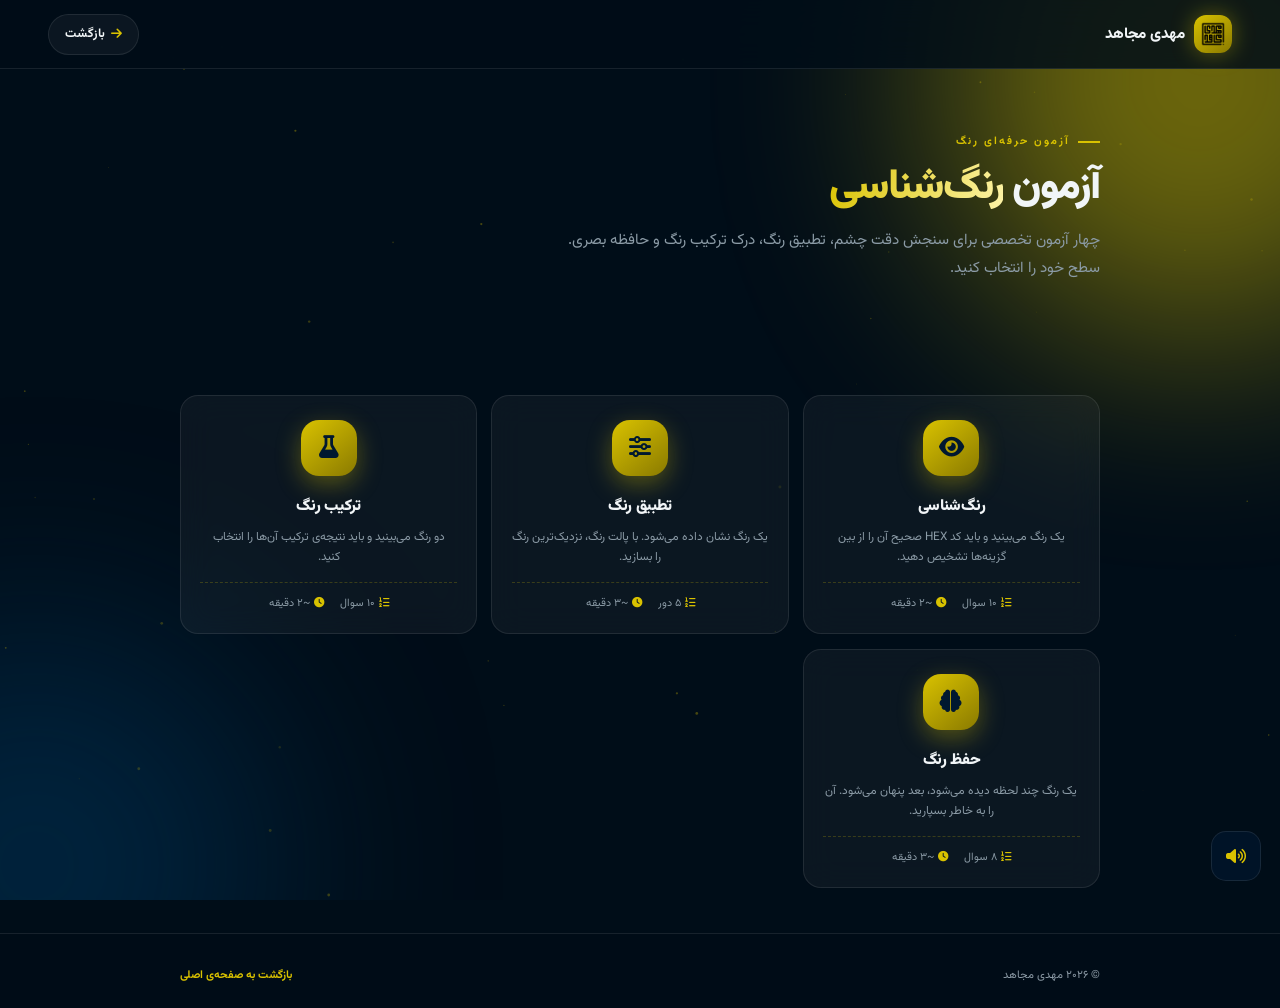
<file: quiz.html>
<!DOCTYPE html>
<html lang="fa" dir="rtl">
<head>
<meta charset="UTF-8">
<meta name="viewport" content="width=device-width, initial-scale=1">
<title>آزمون رنگ | مهدی مجاهد</title>
<meta name="robots" content="noindex">
<link rel="icon" href="img/20261011_025918.ico">
<link rel="preconnect" href="https://fonts.googleapis.com">
<link rel="preconnect" href="https://fonts.gstatic.com" crossorigin>
<link href="https://fonts.googleapis.com/css2?family=Vazirmatn:wght@100..900&display=swap" rel="stylesheet">
<link rel="stylesheet" href="https://cdnjs.cloudflare.com/ajax/libs/font-awesome/6.7.2/css/all.min.css">
<style>
*,*::before,*::after{box-sizing:border-box;margin:0;padding:0}
:root{
  --gold:#D9C200;--navy:#001830;--bg:#000d18;
  --panel:rgba(255,255,255,.045);--panel2:rgba(0,24,48,.55);
  --stroke:rgba(255,255,255,.09);--text:#f1f5f7;--muted:#8b9ba6;
  --soft:rgba(217,194,0,.13);--ease:cubic-bezier(.16,1,.3,1);
}
html{scroll-behavior:smooth;overflow-x:clip;max-width:100%}
body{
  font-family:"Vazirmatn",sans-serif;background:var(--bg);color:var(--text);
  min-height:100vh;line-height:1.85;overflow-x:clip;max-width:100%;
  -webkit-font-smoothing:antialiased;
  -webkit-user-select:none;-moz-user-select:none;user-select:none;
}
body.lock{overflow:hidden}
input,textarea,[contenteditable]{-webkit-user-select:text;user-select:text}
img,canvas,svg{max-width:100%;display:block}
button{font:inherit;cursor:pointer;background:none;border:0;color:inherit}
a{color:inherit;text-decoration:none}
::selection{background:var(--gold);color:#001830}

.bg{position:fixed;inset:0;z-index:-2;pointer-events:none;overflow:hidden}
.au{position:absolute;border-radius:50%;filter:blur(110px);opacity:.5}
.au.a{width:min(58vw,520px);height:min(58vw,520px);background:#D9C200;top:-14vw;right:-14vw;animation:f1 22s ease-in-out infinite}
.au.b{width:min(52vw,480px);height:min(52vw,480px);background:#003a63;bottom:-16vw;left:-16vw;animation:f2 27s ease-in-out infinite}
@keyframes f1{50%{transform:translateY(8vh) scale(1.12)}}
@keyframes f2{50%{transform:translateY(-7vh) scale(1.15)}}
#stars{position:fixed;inset:0;z-index:-1;pointer-events:none;opacity:.5}

header{
  position:fixed;top:0;left:0;right:0;z-index:100;
  display:flex;align-items:center;justify-content:space-between;
  padding:.85rem clamp(1rem,4vw,3rem);
  background:rgba(0,13,24,.85);backdrop-filter:blur(20px);
  border-bottom:1px solid var(--stroke);
}
.logo{display:flex;align-items:center;gap:.55rem;font-weight:800;font-size:.95rem}
.logo-mark{
  width:38px;height:38px;border-radius:12px;display:grid;place-items:center;
  background:linear-gradient(140deg,var(--gold),#8a7a00);
  box-shadow:0 0 22px rgba(217,194,0,.4);overflow:hidden;flex:none;
}
.logo-mark img{width:68%;height:68%;object-fit:contain;filter:invert(1) brightness(.1)}
.back{
  padding:.5rem 1rem;border-radius:99px;background:var(--panel);
  border:1px solid var(--stroke);font-size:.78rem;font-weight:700;
  display:inline-flex;gap:.4rem;align-items:center;transition:.4s var(--ease);
}
.back i{color:var(--gold)}
.back:hover{background:var(--soft);border-color:var(--gold);color:var(--gold)}

main{padding-top:80px;overflow-x:clip}
section{padding:clamp(1.5rem,5vh,3rem) clamp(1rem,3.5vw,3rem);overflow-x:clip}
.wrap{max-width:920px;margin:0 auto;width:100%}
.eyebrow{display:inline-flex;align-items:center;gap:.5rem;font-size:.68rem;font-weight:700;letter-spacing:.2em;color:var(--gold);text-transform:uppercase;margin-bottom:.7rem}
.eyebrow::before{content:"";width:22px;height:2px;background:var(--gold)}
h1{font-size:clamp(1.5rem,5vw,2.6rem);font-weight:900;letter-spacing:-.03em;line-height:1.2;margin-bottom:.8rem}
h1 em{font-style:normal;background:linear-gradient(105deg,var(--gold),#fff6b0,var(--gold));background-size:220% auto;-webkit-background-clip:text;background-clip:text;color:transparent;animation:sh 5s linear infinite}
@keyframes sh{to{background-position:220% center}}
.lead{color:var(--muted);font-size:clamp(.85rem,1.2vw,.95rem);max-width:62ch}

.quiz-cards{display:grid;grid-template-columns:repeat(auto-fit,minmax(min(100%,240px),1fr));gap:.9rem;margin-top:1.4rem}
.quiz-card{
  position:relative;padding:1.5rem 1.2rem 1.2rem;border-radius:18px;
  background:var(--panel);border:1px solid var(--stroke);backdrop-filter:blur(16px);
  cursor:pointer;overflow:hidden;text-align:center;
  transition:transform .4s var(--ease),border-color .4s var(--ease),box-shadow .4s var(--ease);
}
.quiz-card:hover{transform:translateY(-6px);border-color:rgba(217,194,0,.55);box-shadow:0 0 44px rgba(217,194,0,.2);background:rgba(255,255,255,.06)}
.quiz-card-icon{
  width:56px;height:56px;border-radius:18px;display:grid;place-items:center;
  background:linear-gradient(140deg,var(--gold),#8a7a00);color:#001830;
  font-size:1.4rem;margin:0 auto 1rem;
  box-shadow:0 8px 24px rgba(217,194,0,.35);
  transition:.4s cubic-bezier(.34,1.56,.64,1);
}
.quiz-card:hover .quiz-card-icon{transform:scale(1.1) rotate(-5deg)}
.quiz-card h3{font-size:.98rem;font-weight:900;letter-spacing:-.02em;margin-bottom:.4rem}
.quiz-card p{font-size:.74rem;color:var(--muted);line-height:1.7;margin-bottom:.9rem;min-height:3em}
.quiz-card-meta{display:flex;justify-content:center;gap:1rem;padding-top:.7rem;border-top:1px dashed rgba(217,194,0,.22);font-size:.68rem;color:var(--muted)}
.quiz-card-meta i{color:var(--gold);font-size:.65rem;margin-left:.25rem}

.diff-screen{display:none}
.diff-screen.on{display:block;animation:fadeIn .4s ease}
.diff-title{text-align:center;margin-bottom:1.5rem}
.diff-title h2{font-size:clamp(1.1rem,3.5vw,1.6rem);font-weight:900;letter-spacing:-.025em;margin-bottom:.4rem}
.diff-title p{color:var(--muted);font-size:.82rem}
.diff-grid{display:grid;grid-template-columns:repeat(auto-fit,minmax(min(100%,200px),1fr));gap:.8rem;margin-bottom:1.5rem}
.diff-card{
  padding:1.6rem 1.1rem;border-radius:16px;
  background:var(--panel);border:2px solid var(--stroke);
  cursor:pointer;text-align:center;
  transition:transform .35s var(--ease),border-color .35s var(--ease),background .35s var(--ease),box-shadow .35s var(--ease);
}
.diff-card:hover{transform:translateY(-5px);border-color:var(--gold);background:var(--soft);box-shadow:0 0 30px rgba(217,194,0,.25)}
.diff-card i{font-size:1.6rem;color:var(--gold);margin-bottom:.6rem;display:block}
.diff-card h4{font-size:1rem;font-weight:900;letter-spacing:-.02em;margin-bottom:.4rem}
.diff-card p{font-size:.72rem;color:var(--muted);line-height:1.7}

@keyframes fadeIn{from{opacity:0;transform:translateY(20px)}to{opacity:1;transform:translateY(0)}}
.quiz-screen{display:none}
.quiz-screen.on{display:block;animation:fadeIn .4s ease}
.quiz-header{
  display:flex;align-items:center;justify-content:space-between;gap:1rem;
  margin-bottom:1.1rem;padding:.9rem 1.1rem;border-radius:14px;
  background:var(--panel);border:1px solid var(--stroke);backdrop-filter:blur(14px);
}
.quiz-header-title{display:flex;align-items:center;gap:.6rem;min-width:0}
.quiz-header-title i{color:var(--gold);font-size:1rem;flex:none}
.quiz-header-title b{font-size:.88rem;font-weight:800;white-space:nowrap;overflow:hidden;text-overflow:ellipsis}
.quiz-count{
  font-family:ui-monospace,monospace;font-size:.75rem;font-weight:800;
  color:var(--gold);padding:.28rem .75rem;border-radius:99px;
  background:var(--soft);border:1px solid rgba(217,194,0,.3);flex:none;
}
.quiz-progress{height:5px;border-radius:99px;background:var(--stroke);overflow:hidden;margin-bottom:1.3rem}
.quiz-progress i{
  display:block;height:100%;width:0;border-radius:99px;
  background:linear-gradient(90deg,var(--gold),#fff2a0,var(--gold));
  background-size:200% auto;box-shadow:0 0 18px rgba(217,194,0,.6);
  transition:width .4s var(--ease);animation:shine 3s linear infinite;
}
@keyframes shine{to{background-position:220% center}}

.quiz-question{
  padding:1.5rem 1.2rem;border-radius:18px;
  background:var(--panel);border:1px solid var(--stroke);
  backdrop-filter:blur(16px);margin-bottom:1rem;text-align:center;
}
.quiz-question h2{font-size:.92rem;font-weight:800;color:var(--muted);margin-bottom:1rem;letter-spacing:-.015em}

.target-color{
  width:100%;max-width:200px;height:140px;border-radius:16px;margin:0 auto;
  border:1px solid rgba(255,255,255,.15);
  box-shadow:0 10px 30px rgba(0,0,0,.35),inset 0 0 0 1px rgba(255,255,255,.08);
}
.mix-pair{
  display:flex;align-items:center;justify-content:center;gap:.7rem;
  flex-wrap:wrap;
}
.mix-pair > div{
  width:100px;height:100px;border-radius:14px;
  border:1px solid rgba(255,255,255,.15);
  box-shadow:0 8px 20px rgba(0,0,0,.3);
}
.mix-plus{font-size:1.6rem;color:var(--gold);font-weight:900;flex:none}

.memory-timer{
  font-size:1.05rem;font-weight:900;color:var(--gold);
  margin-bottom:.7rem;font-family:ui-monospace,monospace;
}
.memory-color{
  width:100%;max-width:200px;height:140px;border-radius:16px;margin:0 auto;
  border:1px solid rgba(255,255,255,.15);
  box-shadow:0 10px 30px rgba(0,0,0,.35);
}
.memory-wait{
  width:100%;max-width:200px;height:140px;border-radius:16px;margin:0 auto;
  background:repeating-linear-gradient(45deg,rgba(255,255,255,.04) 0 10px,rgba(255,255,255,.08) 10px 20px);
  border:1px solid rgba(255,255,255,.15);
  display:grid;place-items:center;
  font-size:1.6rem;color:var(--muted);font-weight:900;
}
.memory-wait b{font-size:.75rem;color:var(--muted);font-weight:700;letter-spacing:.1em}

.match-picker{
  display:flex;flex-direction:column;align-items:center;gap:.7rem;margin-top:1rem;
}
.match-picker input[type="color"]{
  width:90px;height:90px;padding:0;border:2px solid var(--stroke);
  border-radius:16px;cursor:pointer;background:transparent;
  transition:.3s;
}
.match-picker input[type="color"]:hover{border-color:var(--gold);transform:scale(1.05)}
.match-picker label{font-size:.76rem;color:var(--muted);font-weight:700}
.match-preview{
  width:100%;max-width:180px;height:70px;border-radius:12px;
  border:1px solid var(--stroke);transition:.3s;
}
.match-result{
  margin-top:1rem;padding:1rem;border-radius:12px;
  background:var(--soft);border:1px dashed rgba(217,194,0,.35);
  display:none;
}
.match-result.on{display:block;animation:fadeIn .4s ease}
.match-result b{
  display:block;font-size:1.4rem;font-weight:900;color:var(--gold);
  margin-bottom:.2rem;font-family:ui-monospace,monospace;
}
.match-result span{font-size:.78rem;color:var(--muted)}

.quiz-options{display:grid;grid-template-columns:repeat(2,1fr);gap:.6rem;margin-bottom:1rem}
.quiz-options.hidden{display:none}
@media (max-width:520px){.quiz-options{grid-template-columns:1fr}}
.opt{
  position:relative;padding:.9rem;border-radius:13px;
  background:var(--panel);border:2px solid var(--stroke);cursor:pointer;
  transition:transform .3s var(--ease),border-color .3s var(--ease),background .3s var(--ease),box-shadow .3s var(--ease);
  display:flex;align-items:center;gap:.7rem;text-align:right;min-width:0;
}
.opt:hover:not(.disabled){transform:translateY(-3px);border-color:rgba(217,194,0,.5);background:rgba(255,255,255,.06)}
.opt.correct{border-color:#4CAF50;background:rgba(76,175,80,.14);box-shadow:0 0 20px rgba(76,175,80,.3)}
.opt.wrong{border-color:#E57373;background:rgba(229,115,115,.14);box-shadow:0 0 20px rgba(229,115,115,.3)}
.opt.disabled{cursor:default}
.opt-swatch{
  width:42px;height:42px;border-radius:11px;flex:none;
  border:1px solid rgba(255,255,255,.15);
  box-shadow:inset 0 0 0 1px rgba(255,255,255,.05);
}
.opt-text{flex:1;min-width:0}
.opt-text b{display:block;font-size:.85rem;font-weight:800;font-family:ui-monospace,monospace;color:var(--text);direction:ltr;text-align:left}
.opt-text small{display:block;font-size:.62rem;color:var(--muted);margin-top:.12rem}

.quiz-actions{display:flex;gap:.6rem;justify-content:center;flex-wrap:wrap}
.quiz-actions .btn{min-width:140px}

.result-screen{display:none;text-align:center;padding:.5rem 0}
.result-screen.on{display:block;animation:fadeIn .5s ease}
.result-card{
  padding:2rem 1.5rem;border-radius:22px;
  background:var(--panel);border:1px solid var(--stroke);
  backdrop-filter:blur(18px);max-width:540px;margin:0 auto;
  position:relative;overflow:hidden;
}
.result-card::before{
  content:"";position:absolute;top:0;right:0;left:0;height:4px;
  background:linear-gradient(90deg,var(--gold),#fff2a0,var(--gold));
  background-size:200% auto;animation:shine 3s linear infinite;
}
.result-circle{position:relative;width:150px;height:150px;margin:0 auto 1.3rem}
.result-circle svg{width:100%;height:100%;transform:rotate(-90deg)}
.result-circle .bg-ring{fill:none;stroke:var(--stroke);stroke-width:10}
.result-circle .fg-ring{fill:none;stroke:url(#gradRing);stroke-width:10;stroke-linecap:round;transition:stroke-dashoffset 1.4s var(--ease)}
.result-score{position:absolute;inset:0;display:grid;place-items:center}
.result-score b{font-size:2.3rem;font-weight:900;color:var(--gold);text-shadow:0 0 30px rgba(217,194,0,.5);line-height:1;font-variant-numeric:tabular-nums;display:block}
.result-score span{display:block;font-size:.62rem;color:var(--muted);letter-spacing:.15em;margin-top:.2rem}
.result-level{
  display:inline-flex;align-items:center;gap:.5rem;
  padding:.45rem 1.1rem;border-radius:99px;
  font-size:.85rem;font-weight:800;margin-bottom:.9rem;border:1px solid;
}
.result-diff{display:block;font-size:.7rem;color:var(--muted);margin-bottom:1rem}
.result-diff b{color:var(--gold)}
.level-master{background:rgba(217,194,0,.15);color:var(--gold);border-color:rgba(217,194,0,.4)}
.level-pro{background:rgba(76,175,80,.15);color:#7ddba0;border-color:rgba(76,175,80,.4)}
.level-good{background:rgba(90,150,255,.15);color:#8fbfff;border-color:rgba(90,150,255,.4)}
.level-avg{background:rgba(255,165,0,.15);color:#ffc266;border-color:rgba(255,165,0,.4)}
.level-beginner{background:rgba(229,115,115,.15);color:#ff9a9a;border-color:rgba(229,115,115,.4)}
.result-message{font-size:.88rem;color:var(--muted);line-height:1.9;margin-bottom:1.4rem;max-width:44ch;margin-inline:auto}
.result-stats{display:grid;grid-template-columns:repeat(3,1fr);gap:.5rem;margin-bottom:1.4rem}
.result-stats > div{padding:.75rem .5rem;border-radius:12px;background:var(--panel);border:1px solid var(--stroke)}
.result-stats b{display:block;font-size:1rem;font-weight:900;color:var(--gold);margin-bottom:.15rem;font-variant-numeric:tabular-nums}
.result-stats span{font-size:.6rem;color:var(--muted)}

@property --ang{syntax:"<angle>";initial-value:0deg;inherits:false}
.btn{position:relative;display:inline-flex;padding:2px;border-radius:99px;overflow:hidden;isolation:isolate;cursor:pointer;flex:none;max-width:100%}
.btn::before{content:"";position:absolute;inset:0;border-radius:inherit;padding:2px;background:conic-gradient(from var(--ang),transparent 0 190deg,var(--gold) 265deg,#fff8c4 300deg,var(--gold) 330deg,transparent 360deg);-webkit-mask:linear-gradient(#000 0 0) content-box,linear-gradient(#000 0 0);-webkit-mask-composite:xor;mask:linear-gradient(#000 0 0) content-box,linear-gradient(#000 0 0);mask-composite:exclude;animation:bs 3.6s linear infinite;z-index:0;pointer-events:none}
@keyframes bs{to{--ang:360deg}}
.btn > span{position:relative;z-index:1;flex:1;display:inline-flex;align-items:center;justify-content:center;gap:.4rem;padding:.75rem 1.5rem;border-radius:99px;background:var(--panel2);border:1px solid transparent;font-weight:700;font-size:.8rem;white-space:nowrap;min-width:0;transition:.3s}
.btn:hover > span{background:var(--soft);color:var(--gold)}
.btn.ghost > span{background:transparent}
.btn.primary > span{background:linear-gradient(140deg,var(--gold),#8a7a00);color:#001830}
.btn.primary:hover > span{background:linear-gradient(140deg,#e6ce0a,#a39000);color:#001830}
.btn[disabled]{opacity:.5;cursor:not-allowed;pointer-events:none}
.btnrow{display:flex;gap:.6rem;flex-wrap:wrap;justify-content:center}

.toast{
  position:fixed;bottom:2rem;left:50%;transform:translateX(-50%) translateY(40px);
  padding:.6rem 1.1rem;border-radius:99px;background:rgba(0,24,48,.9);
  border:1px solid var(--gold);color:var(--gold);font-size:.76rem;font-weight:700;
  backdrop-filter:blur(16px);z-index:2000;opacity:0;pointer-events:none;
  transition:.4s;max-width:90vw;text-align:center;
}
.toast.show{opacity:1;transform:translateX(-50%) translateY(0)}

.mbtn{
  position:fixed;bottom:1.2rem;right:1.2rem;width:50px;height:50px;border-radius:15px;
  display:grid;place-items:center;background:rgba(0,24,48,.65);
  border:1px solid var(--stroke);backdrop-filter:blur(18px);
  color:var(--gold);cursor:pointer;transition:.3s;z-index:90;
}
.mbtn:hover{background:var(--soft);border-color:var(--gold);transform:translateY(-3px)}
.mbtn i{font-size:1rem}
.mbtn.playing i{animation:mp 2s ease-in-out infinite}
@keyframes mp{50%{transform:scale(1.18)}}

footer{
  padding:2rem clamp(1rem,3.5vw,3rem) 1.3rem;
  border-top:1px solid var(--stroke);background:rgba(0,13,24,.65);
  backdrop-filter:blur(20px);font-size:.7rem;color:var(--muted);
}
footer .wrap{display:flex;justify-content:space-between;flex-wrap:wrap;gap:.8rem;max-width:920px;margin:0 auto}
footer a{color:var(--gold);font-weight:700}

@media (max-width:640px){
  header{padding:.65rem .9rem}
  .logo{font-size:.88rem}
  .logo-mark{width:34px;height:34px}
  .back{padding:.45rem .85rem;font-size:.72rem}
  main{padding-top:70px}
  section{padding:1.4rem 1rem}
  h1{font-size:clamp(1.35rem,6.5vw,2rem)}
  .quiz-card{padding:1.2rem 1rem 1rem;border-radius:16px}
  .quiz-card-icon{width:48px;height:48px;border-radius:15px;font-size:1.2rem}
  .quiz-card h3{font-size:.9rem}
  .quiz-card p{font-size:.7rem;min-height:auto}
  .diff-card{padding:1.3rem .9rem}
  .quiz-header{padding:.75rem .9rem;border-radius:12px}
  .quiz-header-title b{font-size:.78rem}
  .quiz-count{font-size:.68rem;padding:.22rem .6rem}
  .quiz-question{padding:1.2rem .9rem;border-radius:16px}
  .target-color{height:120px;max-width:170px}
  .mix-pair > div{width:80px;height:80px}
  .memory-color,.memory-wait{height:120px;max-width:170px}
  .opt{padding:.75rem;border-radius:11px}
  .opt-swatch{width:36px;height:36px;border-radius:10px}
  .opt-text b{font-size:.78rem}
  .result-card{padding:1.5rem 1rem;border-radius:18px}
  .result-circle{width:120px;height:120px}
  .result-score b{font-size:1.8rem}
  .result-stats{grid-template-columns:1fr 1fr 1fr;gap:.4rem}
  .btn > span{padding:.65rem 1.1rem;font-size:.74rem}
  .quiz-actions{flex-direction:column}
  .quiz-actions .btn{width:100%}
  footer .wrap{flex-direction:column;align-items:flex-start}
}
</style>
</head>
<body>

<div class="bg">
  <div class="au a"></div>
  <div class="au b"></div>
</div>
<canvas id="stars"></canvas>

<audio id="bgMusic" loop preload="auto" playsinline>
  <source src="audio/f4b6ed86-c45b-4c96-aa29-50a0ae687ab1.mp3" type="audio/mpeg">
</audio>

<header>
  <a href="index.html" class="logo">
    <span class="logo-mark">
      <img src="img/20261011_025918.ico" alt="مهدی مجاهد">
    </span>
    <span>مهدی مجاهد</span>
  </a>
  <a href="index.html" class="back"><i class="fa-solid fa-arrow-right"></i> بازگشت</a>
</header>

<main>
  <section>
    <div class="wrap">
      <span class="eyebrow">آزمون حرفه‌ای رنگ</span>
      <h1>آزمون <em>رنگ‌شناسی</em></h1>
      <p class="lead">چهار آزمون تخصصی برای سنجش دقت چشم، تطبیق رنگ، درک ترکیب رنگ و حافظه بصری. سطح خود را انتخاب کنید.</p>
    </div>
  </section>

  <section id="quizSelector">
    <div class="wrap">
      <div class="quiz-cards">
        <div class="quiz-card" data-quiz="vision">
          <div class="quiz-card-icon"><i class="fa-solid fa-eye"></i></div>
          <h3>رنگ‌شناسی</h3>
          <p>یک رنگ می‌بینید و باید کد HEX صحیح آن را از بین گزینه‌ها تشخیص دهید.</p>
          <div class="quiz-card-meta">
            <span><i class="fa-solid fa-list-ol"></i>۱۰ سوال</span>
            <span><i class="fa-solid fa-clock"></i>~۲ دقیقه</span>
          </div>
        </div>

        <div class="quiz-card" data-quiz="matching">
          <div class="quiz-card-icon"><i class="fa-solid fa-sliders"></i></div>
          <h3>تطبیق رنگ</h3>
          <p>یک رنگ نشان داده می‌شود. با پالت رنگ، نزدیک‌ترین رنگ را بسازید.</p>
          <div class="quiz-card-meta">
            <span><i class="fa-solid fa-list-ol"></i>۵ دور</span>
            <span><i class="fa-solid fa-clock"></i>~۳ دقیقه</span>
          </div>
        </div>

        <div class="quiz-card" data-quiz="mixing">
          <div class="quiz-card-icon"><i class="fa-solid fa-flask"></i></div>
          <h3>ترکیب رنگ</h3>
          <p>دو رنگ می‌بینید و باید نتیجه‌ی ترکیب آن‌ها را انتخاب کنید.</p>
          <div class="quiz-card-meta">
            <span><i class="fa-solid fa-list-ol"></i>۱۰ سوال</span>
            <span><i class="fa-solid fa-clock"></i>~۲ دقیقه</span>
          </div>
        </div>

        <div class="quiz-card" data-quiz="memory">
          <div class="quiz-card-icon"><i class="fa-solid fa-brain"></i></div>
          <h3>حفظ رنگ</h3>
          <p>یک رنگ چند لحظه دیده می‌شود، بعد پنهان می‌شود. آن را به خاطر بسپارید.</p>
          <div class="quiz-card-meta">
            <span><i class="fa-solid fa-list-ol"></i>۸ سوال</span>
            <span><i class="fa-solid fa-clock"></i>~۳ دقیقه</span>
          </div>
        </div>
      </div>
    </div>
  </section>

  <section id="diffScreen" class="diff-screen">
    <div class="wrap">
      <div class="diff-title">
        <h2 id="diffQuizTitle">سطح آزمون را انتخاب کنید</h2>
        <p>سختی سوالات و سرعت آزمون بر اساس سطح انتخابی شما تنظیم می‌شود.</p>
      </div>
      <div class="diff-grid">
        <div class="diff-card" data-level="beginner">
          <i class="fa-solid fa-seedling"></i>
          <h4>مبتدی</h4>
          <p>اختلاف رنگ‌ها واضح و زمان نمایش بیشتر است.</p>
        </div>
        <div class="diff-card" data-level="intermediate">
          <i class="fa-solid fa-chart-line"></i>
          <h4>متوسط</h4>
          <p>اختلاف رنگ‌ها متعادل و سرعت نرمال.</p>
        </div>
        <div class="diff-card" data-level="advanced">
          <i class="fa-solid fa-crown"></i>
          <h4>حرفه‌ای</h4>
          <p>اختلاف رنگ‌ها بسیار کم و چالش‌برانگیز.</p>
        </div>
      </div>
      <div class="btnrow">
        <button class="btn ghost" id="diffBack"><span>بازگشت به انتخاب آزمون</span></button>
      </div>
    </div>
  </section>

  <section id="quizRunner" class="quiz-screen">
    <div class="wrap">
      <div class="quiz-header">
        <div class="quiz-header-title">
          <i id="qIcon" class="fa-solid fa-eye"></i>
          <b id="qTitle">آزمون</b>
        </div>
        <span class="quiz-count" id="qCount">۱ از ۱۰</span>
      </div>

      <div class="quiz-progress"><i id="qProgress"></i></div>

      <div class="quiz-question" id="qBox"></div>

      <div class="quiz-options" id="qOptions"></div>

      <div class="quiz-actions">
        <button class="btn ghost" id="qExit"><span>خروج</span></button>
        <button class="btn primary" id="qNext" disabled><span>سوال بعدی <i class="fa-solid fa-arrow-left"></i></span></button>
      </div>
    </div>
  </section>

  <section id="resultScreen" class="result-screen">
    <div class="wrap">
      <div class="result-card">
        <div class="result-circle">
          <svg viewBox="0 0 120 120">
            <defs>
              <linearGradient id="gradRing" x1="0%" y1="0%" x2="100%" y2="100%">
                <stop offset="0%" stop-color="#D9C200"/>
                <stop offset="100%" stop-color="#fff2a0"/>
              </linearGradient>
            </defs>
            <circle class="bg-ring" cx="60" cy="60" r="52"/>
            <circle class="fg-ring" id="rRing" cx="60" cy="60" r="52"
                    stroke-dasharray="326.7" stroke-dashoffset="326.7"/>
          </svg>
          <div class="result-score">
            <div>
              <b id="rScore">۰</b>
              <span>امتیاز از ۱۰۰</span>
            </div>
          </div>
        </div>

        <div class="result-level" id="rLevel">—</div>
        <span class="result-diff" id="rDiff"></span>

        <p class="result-message" id="rMessage"></p>

        <div class="result-stats">
          <div><b id="rCorrect">۰</b><span>درست</span></div>
          <div><b id="rWrong">۰</b><span>غلط</span></div>
          <div><b id="rTime">۰</b><span>ثانیه</span></div>
        </div>

        <div class="btnrow">
          <button class="btn primary" id="rRetry"><span>آزمون مجدد <i class="fa-solid fa-rotate"></i></span></button>
          <button class="btn ghost" id="rHome"><span>انتخاب آزمون دیگر</span></button>
        </div>
      </div>
    </div>
  </section>
</main>

<div class="toast" id="toast"></div>

<footer>
  <div class="wrap">
    <span>© <span id="year"></span> مهدی مجاهد</span>
    <a href="index.html">بازگشت به صفحه‌ی اصلی</a>
  </div>
</footer>

<button class="mbtn" id="musicBtn" aria-label="پخش موسیقی">
  <i class="fa-solid fa-volume-xmark" id="musicIcon"></i>
</button>

<!-- ▓▓▓ پیام ۲ ▓▓▓ -->
<script>
/* ══════ HELPERS ══════ */
const $ = (s, ctx=document) => ctx.querySelector(s);
const $$ = (s, ctx=document) => Array.from(ctx.querySelectorAll(s));
const toFa = n => String(n).replace(/\d/g, d => '۰۱۲۳۴۵۶۷۸۹'[d]);
const esc = s => String(s).replace(/[&<>"']/g, c => ({'&':'&amp;','<':'&lt;','>':'&gt;','"':'&quot;',"'":'&#39;'}[c]));
const randInt = (a,b) => Math.floor(Math.random() * (b - a + 1)) + a;
const pick = arr => arr[(Math.random() * arr.length) | 0];

function shuffle(arr){
  const a = arr.slice();
  for (let i = a.length - 1; i > 0; i--){
    const j = (Math.random() * (i + 1)) | 0;
    const t = a[i]; a[i] = a[j]; a[j] = t;
  }
  return a;
}

function hslToHex(h, s, l){
  h /= 360; s /= 100; l /= 100;
  let r, g, b;
  if (s === 0){ r = g = b = l; }
  else {
    const hue2rgb = (p, q, t) => {
      if (t < 0) t += 1;
      if (t > 1) t -= 1;
      if (t < 1/6) return p + (q - p) * 6 * t;
      if (t < 1/2) return q;
      if (t < 2/3) return p + (q - p) * (2/3 - t) * 6;
      return p;
    };
    const q = l < 0.5 ? l * (1 + s) : l + s - l * s;
    const p = 2 * l - q;
    r = hue2rgb(p, q, h + 1/3);
    g = hue2rgb(p, q, h);
    b = hue2rgb(p, q, h - 1/3);
  }
  const hex = x => Math.round(x * 255).toString(16).padStart(2, '0');
  return ('#' + hex(r) + hex(g) + hex(b)).toUpperCase();
}

function hexToRgb(h){
  h = h.replace('#','');
  return [parseInt(h.substr(0,2),16), parseInt(h.substr(2,2),16), parseInt(h.substr(4,2),16)];
}

function colorDistance(hex1, hex2){
  const a = hexToRgb(hex1);
  const b = hexToRgb(hex2);
  const dr = a[0] - b[0], dg = a[1] - b[1], db = a[2] - b[2];
  return Math.sqrt(dr*dr + dg*dg + db*db);
}

function colorSimilarity(hex1, hex2){
  const dist = colorDistance(hex1, hex2);
  const sim = (1 - dist / 441.67) * 100;
  return Math.max(0, Math.min(100, sim));
}

let toastT = null;
function toast(msg){
  const t = $('#toast');
  t.textContent = msg;
  t.classList.add('show');
  clearTimeout(toastT);
  toastT = setTimeout(() => t.classList.remove('show'), 2000);
}

/* ══════ سطوح — تفاوت واقعی و محسوس ══════ */
const LEVELS = {
  beginner: {
    name: 'مبتدی',
    hueStep: [50, 110],
    satStep: [-30, 30],
    lightStep: [-25, 25],
    memoryTime: 4.0,
    matchTolerance: 30
  },
  intermediate: {
    name: 'متوسط',
    hueStep: [18, 40],
    satStep: [-12, 12],
    lightStep: [-10, 10],
    memoryTime: 2.5,
    matchTolerance: 15
  },
  advanced: {
    name: 'حرفه‌ای',
    hueStep: [3, 10],
    satStep: [-4, 4],
    lightStep: [-3, 3],
    memoryTime: 1.5,
    matchTolerance: 6
  }
};

/* ══════ جدول ترکیب رنگ ══════ */
const MIX_TABLE = [
  { a:{h:0,s:100,l:50},   b:{h:240,s:100,l:50}, name:'قرمز + آبی',   result:'#800080' },
  { a:{h:60,s:100,l:50},  b:{h:240,s:100,l:50}, name:'زرد + آبی',    result:'#008000' },
  { a:{h:0,s:100,l:50},   b:{h:60,s:100,l:50},  name:'قرمز + زرد',    result:'#FF8000' },
  { a:{h:0,s:100,l:50},   b:{h:0,s:0,l:100},    name:'قرمز + سفید',   result:'#FF8080' },
  { a:{h:240,s:100,l:50}, b:{h:0,s:0,l:100},    name:'آبی + سفید',    result:'#8080FF' },
  { a:{h:0,s:100,l:50},   b:{h:0,s:0,l:0},      name:'قرمز + سیاه',   result:'#800000' },
  { a:{h:60,s:100,l:50},  b:{h:0,s:0,l:0},      name:'زرد + سیاه',    result:'#808000' },
  { a:{h:180,s:100,l:50}, b:{h:0,s:100,l:50},   name:'فیروزه + قرمز',  result:'#808080' },
  { a:{h:120,s:100,l:50}, b:{h:0,s:100,l:50},   name:'سبز + قرمز',    result:'#806000' },
  { a:{h:60,s:100,l:50},  b:{h:300,s:100,l:50}, name:'زرد + بنفش',    result:'#800000' }
];

const FALLBACKS = ['#FF0000','#00FF00','#0000FF','#FFFF00','#FF00FF','#00FFFF','#000000','#FFFFFF','#808080','#C0C0C0'];

/* ══════ تولید سوالات ══════ */

function genVision(level){
  const cfg = LEVELS[level];
  const h = randInt(0, 359);
  const s = randInt(45, 90);
  const l = randInt(35, 65);
  const correct = hslToHex(h, s, l);

  const options = [correct];
  const used = new Set([correct]);
  let attempts = 0;

  while (options.length < 4 && attempts < 100){
    attempts++;
    const dh = randInt(cfg.hueStep[0], cfg.hueStep[1]) * (Math.random() < .5 ? 1 : -1);
    const ds = randInt(cfg.satStep[0], cfg.satStep[1]);
    const dl = randInt(cfg.lightStep[0], cfg.lightStep[1]);
    const w = hslToHex(
      (h + dh + 360) % 360,
      Math.max(15, Math.min(95, s + ds)),
      Math.max(15, Math.min(85, l + dl))
    );
    if (!used.has(w)){
      used.add(w);
      options.push(w);
    }
  }

  let fi = 0;
  while (options.length < 4 && fi < FALLBACKS.length){
    if (!used.has(FALLBACKS[fi])){
      used.add(FALLBACKS[fi]);
      options.push(FALLBACKS[fi]);
    }
    fi++;
  }

  const shuffled = shuffle(options);
  return {
    type: 'vision',
    target: correct,
    question: 'کدام گزینه کد رنگ مربع بالا است؟',
    options: shuffled,
    correctIndex: shuffled.indexOf(correct)
  };
}

function genMatching(level){
  const h = randInt(0, 359);
  const s = randInt(50, 90);
  const l = randInt(35, 65);
  return {
    type: 'matching',
    target: hslToHex(h, s, l),
    question: 'با استفاده از پالت، نزدیک‌ترین رنگ به مربع بالا را بسازید'
  };
}

function genMixing(level){
  const mix = pick(MIX_TABLE);
  const colorA = hslToHex(mix.a.h, mix.a.s, mix.a.l);
  const colorB = hslToHex(mix.b.h, mix.b.s, mix.b.l);
  const correct = mix.result;

  const wrongs = [];
  const used = new Set([correct]);
  const shuffledResults = shuffle(MIX_TABLE.map(m => m.result));

  for (let i = 0; i < shuffledResults.length && wrongs.length < 3; i++){
    const r = shuffledResults[i];
    if (!used.has(r)){
      used.add(r);
      wrongs.push(r);
    }
  }

  let fi = 0;
  while (wrongs.length < 3 && fi < FALLBACKS.length){
    if (!used.has(FALLBACKS[fi])){
      used.add(FALLBACKS[fi]);
      wrongs.push(FALLBACKS[fi]);
    }
    fi++;
  }

  const options = shuffle([correct, ...wrongs.slice(0, 3)]);
  return {
    type: 'mixing',
    target: { a: colorA, b: colorB },
    question: 'ترکیب این دو رنگ چه رنگی می‌شود؟',
    options,
    correctIndex: options.indexOf(correct)
  };
}

function genMemory(level){
  const cfg = LEVELS[level];
  const h = randInt(0, 359);
  const s = randInt(50, 90);
  const l = randInt(35, 65);
  const target = hslToHex(h, s, l);

  const options = [target];
  const used = new Set([target]);
  let attempts = 0;

  while (options.length < 4 && attempts < 120){
    attempts++;
    const dh = randInt(cfg.hueStep[0], cfg.hueStep[1] + 15) * (Math.random() < .5 ? 1 : -1);
    const ds = randInt(cfg.satStep[0] - 8, cfg.satStep[1] + 8);
    const dl = randInt(cfg.lightStep[0] - 8, cfg.lightStep[1] + 8);
    const w = hslToHex(
      (h + dh + 360) % 360,
      Math.max(20, Math.min(95, s + ds)),
      Math.max(20, Math.min(85, l + dl))
    );
    if (!used.has(w)){
      used.add(w);
      options.push(w);
    }
  }

  let fi = 0;
  while (options.length < 4 && fi < FALLBACKS.length){
    if (!used.has(FALLBACKS[fi])){
      used.add(FALLBACKS[fi]);
      options.push(FALLBACKS[fi]);
    }
    fi++;
  }

  const shuffled = shuffle(options);
  return {
    type: 'memory',
    target: target,
    question: 'کدام رنگ را چند لحظه پیش دیدید؟',
    options: shuffled,
    correctIndex: shuffled.indexOf(target),
    memoryTime: cfg.memoryTime
  };
}

/* ══════ تنظیمات آزمون‌ها ══════ */
const QUIZZES = {
  vision:   { title:'رنگ‌شناسی', icon:'fa-solid fa-eye',     total:10, generator:genVision },
  matching: { title:'تطبیق رنگ', icon:'fa-solid fa-sliders', total:5,  generator:genMatching },
  mixing:   { title:'ترکیب رنگ', icon:'fa-solid fa-flask',   total:10, generator:genMixing },
  memory:   { title:'حفظ رنگ',   icon:'fa-solid fa-brain',   total:8,  generator:genMemory }
};

/* ══════ وضعیت ══════ */
let state = {
  quizKey: null, level: null, questions: [], current: 0,
  selected: null, answered: false, correctCount: 0, wrongCount: 0,
  totalSimilarity: 0, startTime: 0, memoryInterval: null, memoryReady: false
};

/* ══════ انتخاب آزمون ══════ */
$$('.quiz-card').forEach(card => {
  card.addEventListener('click', () => {
    const key = card.dataset.quiz;
    if (!key || !QUIZZES[key]) return;
    state.quizKey = key;
    $('#diffQuizTitle').textContent = 'سطح ' + QUIZZES[key].title + ' را انتخاب کنید';
    $('#quizSelector').style.display = 'none';
    $('#quizRunner').classList.remove('on');
    $('#resultScreen').classList.remove('on');
    $('#diffScreen').classList.add('on');
    window.scrollTo({ top: 0, behavior: 'smooth' });
  });
});

/* ══════ انتخاب سطح ══════ */
$$('.diff-card').forEach(card => {
  card.addEventListener('click', () => {
    const level = card.dataset.level;
    if (!level || !state.quizKey) return;
    startQuiz(state.quizKey, level);
  });
});

$('#diffBack').addEventListener('click', () => {
  state.quizKey = null;
  $('#diffScreen').classList.remove('on');
  $('#quizSelector').style.display = 'block';
  window.scrollTo({ top: 0, behavior: 'smooth' });
});

/* ══════ شروع آزمون ══════ */
function startQuiz(key, level){
  const quiz = QUIZZES[key];
  if (!quiz) return;

  const questions = [];
  const sigs = new Set();
  let attempts = 0;

  while (questions.length < quiz.total && attempts < 200){
    attempts++;
    const q = quiz.generator(level);
    const sig = q.type + '|' + JSON.stringify(q.target) + '|' +
                (q.options || []).map(o => typeof o === 'string' ? o : JSON.stringify(o)).join(',');
    if (!sigs.has(sig)){
      sigs.add(sig);
      questions.push(q);
    }
  }

  state = {
    quizKey: key, level: level, questions: questions, current: 0,
    selected: null, answered: false, correctCount: 0, wrongCount: 0,
    totalSimilarity: 0, startTime: Date.now(),
    memoryInterval: null, memoryReady: false
  };

  $('#diffScreen').classList.remove('on');
  $('#quizSelector').style.display = 'none';
  $('#resultScreen').classList.remove('on');
  $('#quizRunner').classList.add('on');
  $('#qTitle').textContent = quiz.title + ' — ' + LEVELS[level].name;
  $('#qIcon').className = quiz.icon;

  renderQuestion();
  window.scrollTo({ top: 0, behavior: 'smooth' });
}

/* ══════ رندر سوال ══════ */
function renderQuestion(){
  const q = state.questions[state.current];
  const total = state.questions.length;

  state.selected = null;
  state.answered = false;
  state.memoryReady = false;

  if (state.memoryInterval){
    clearInterval(state.memoryInterval);
    state.memoryInterval = null;
  }

  $('#qCount').textContent = toFa(state.current + 1) + ' از ' + toFa(total);
  $('#qProgress').style.width = ((state.current) / total * 100) + '%';

  const box = $('#qBox');
  const optBox = $('#qOptions');
  optBox.innerHTML = '';
  optBox.classList.remove('hidden');
  optBox.style.gridTemplateColumns = '';

  if (q.type === 'vision'){
    box.innerHTML =
      '<h2>' + esc(q.question) + '</h2>' +
      '<div class="target-color" style="background:' + q.target + '"></div>';
    renderColorOptions(q, optBox);
    $('#qNext').disabled = true;
  }
  else if (q.type === 'mixing'){
    box.innerHTML =
      '<h2>' + esc(q.question) + '</h2>' +
      '<div class="mix-pair">' +
        '<div style="background:' + q.target.a + '"></div>' +
        '<span class="mix-plus">+</span>' +
        '<div style="background:' + q.target.b + '"></div>' +
      '</div>';
    renderColorOptions(q, optBox);
    $('#qNext').disabled = true;
  }
  else if (q.type === 'memory'){
    /* گزینه‌ها کاملاً مخفی می‌مانند تا تایمر تمام شود */
    optBox.classList.add('hidden');
    box.innerHTML =
      '<h2>' + esc(q.question) + '</h2>' +
      '<div class="memory-timer" id="memTimer">' + toFa(q.memoryTime.toFixed(1)) + ' ثانیه</div>' +
      '<div class="memory-color" id="memColor" style="background:' + q.target + '"></div>';
    $('#qNext').disabled = true;
    startMemoryCountdown(q);
  }
  else if (q.type === 'matching'){
    box.innerHTML =
      '<h2>' + esc(q.question) + '</h2>' +
      '<div class="target-color" style="background:' + q.target + '"></div>' +
      '<div class="match-picker">' +
        '<label for="matchPicker">رنگ خود را انتخاب کنید:</label>' +
        '<input type="color" id="matchPicker" value="#808080">' +
        '<div class="match-preview" id="matchPreview" style="background:#808080"></div>' +
        '<button class="btn primary" id="matchSubmit" type="button"><span>ثبت پاسخ <i class="fa-solid fa-check"></i></span></button>' +
      '</div>' +
      '<div class="match-result" id="matchResult"></div>';

    optBox.classList.add('hidden');

    const picker = $('#matchPicker');
    const preview = $('#matchPreview');
    picker.addEventListener('input', () => {
      preview.style.background = picker.value.toUpperCase();
    });

    $('#matchSubmit').addEventListener('click', () => {
      if (state.answered) return;
      const chosen = picker.value.toUpperCase();
      const sim = colorSimilarity(chosen, q.target);
      const passThreshold = 100 - LEVELS[state.level].matchTolerance;
      const isCorrect = sim >= passThreshold;

      state.selected = chosen;
      state.answered = true;
      state.totalSimilarity += sim;
      if (isCorrect) state.correctCount++;
      else state.wrongCount++;

      const result = $('#matchResult');
      result.classList.add('on');
      result.innerHTML =
        '<b>' + toFa(sim.toFixed(1)) + '٪ شباهت</b>' +
        '<span>هدف: ' + q.target + ' — شما: ' + chosen + '</span>' +
        '<br><span style="color:' + (isCorrect ? '#7ddba0' : '#ff9a9a') + ';margin-top:.3rem;display:inline-block">' +
          (isCorrect ? '✓ قبول (حداقل ' + toFa(passThreshold.toFixed(0)) + '٪)' : '✗ رد — حداقل ' + toFa(passThreshold.toFixed(0)) + '٪ لازم بود') +
        '</span>';

      $('#matchSubmit').disabled = true;
      picker.disabled = true;
      $('#qNext').disabled = false;
    });
  }

  const nextSpan = $('#qNext').querySelector('span');
  nextSpan.innerHTML = state.current === total - 1
    ? 'پایان آزمون <i class="fa-solid fa-flag-checkered"></i>'
    : 'سوال بعدی <i class="fa-solid fa-arrow-left"></i>';
}

/* ══════ رندر گزینه‌های رنگ ══════ */
function renderColorOptions(q, container){
  container.innerHTML = '';
  q.options.forEach((hex, i) => {
    const btn = document.createElement('button');
    btn.className = 'opt';
    btn.type = 'button';
    btn.innerHTML =
      '<div class="opt-swatch" style="background:' + hex + '"></div>' +
      '<div class="opt-text">' +
        '<b>' + hex + '</b>' +
        '<small>گزینه ' + toFa(i + 1) + '</small>' +
      '</div>';
    btn.addEventListener('click', () => selectOption(i));
    container.appendChild(btn);
  });
}

/* ══════ شمارش معکوس حفظ رنگ ══════ */
function startMemoryCountdown(q){
  const timerEl = $('#memTimer');
  const colorEl = $('#memColor');
  const optBox = $('#qOptions');
  let timeLeft = q.memoryTime;

  state.memoryInterval = setInterval(() => {
    timeLeft -= 0.1;

    if (timeLeft <= 0){
      clearInterval(state.memoryInterval);
      state.memoryInterval = null;

      /* پنهان کردن رنگ */
      colorEl.outerHTML =
        '<div class="memory-wait"><span>رنگ پنهان شد</span><b>حالا از بین گزینه‌ها انتخاب کنید</b></div>';

      /* حالا گزینه‌ها را رندر کن */
      renderColorOptions(q, optBox);
      optBox.classList.remove('hidden');

      state.memoryReady = true;
      $('#qNext').disabled = true;
      if (timerEl) timerEl.textContent = 'انتخاب کنید';
      return;
    }

    if (timerEl) timerEl.textContent = toFa(timeLeft.toFixed(1)) + ' ثانیه';
  }, 100);
}

/* ══════ انتخاب گزینه ══════ */
function selectOption(index){
  if (state.answered) return;
  const q = state.questions[state.current];
  if (q.type === 'memory' && !state.memoryReady) return;

  state.selected = index;
  state.answered = true;

  const opts = $$('#qOptions .opt');
  opts.forEach((el, i) => {
    el.classList.add('disabled');
    if (i === q.correctIndex) el.classList.add('correct');
    else if (i === index) el.classList.add('wrong');
  });

  if (index === q.correctIndex) state.correctCount++;
  else state.wrongCount++;

  $('#qNext').disabled = false;
}

/* ══════ سوال بعدی / پایان ══════ */
$('#qNext').addEventListener('click', () => {
  if (!state.answered) return;

  const total = state.questions.length;
  if (state.current < total - 1){
    state.current++;
    renderQuestion();
    window.scrollTo({ top: 100, behavior: 'smooth' });
  } else {
    endQuiz();
  }
});

/* ══════ خروج ══════ */
$('#qExit').addEventListener('click', () => {
  if (state.memoryInterval){
    clearInterval(state.memoryInterval);
    state.memoryInterval = null;
  }
  backToSelector();
});

function backToSelector(){
  if (state.memoryInterval){
    clearInterval(state.memoryInterval);
    state.memoryInterval = null;
  }
  $('#quizRunner').classList.remove('on');
  $('#resultScreen').classList.remove('on');
  $('#diffScreen').classList.remove('on');
  $('#quizSelector').style.display = 'block';
  window.scrollTo({ top: 0, behavior: 'smooth' });
}

/* ══════ پایان آزمون ══════ */
function endQuiz(){
  const total = state.questions.length;
  const correct = state.correctCount;
  const wrong = state.wrongCount;

  let score;
  if (state.quizKey === 'matching'){
    score = Math.round(state.totalSimilarity / total);
  } else {
    score = Math.round((correct / total) * 100);
  }

  const elapsed = Math.round((Date.now() - state.startTime) / 1000);

  let level, levelClass, message;
  if (score >= 90){
    level = 'استاد 🏆'; levelClass = 'level-master';
    message = 'فوق‌العاده! چشم و سلیقه‌ی شما در سطح حرفه‌ای بالایی است.';
  } else if (score >= 75){
    level = 'حرفه‌ای 🎨'; levelClass = 'level-pro';
    message = 'توانایی بسیار خوبی دارید. با تمرین بیشتر به سطح استاد می‌رسید.';
  } else if (score >= 55){
    level = 'خوب 👌'; levelClass = 'level-good';
    message = 'سلیقه‌ی خوبی دارید. با تمرین بیشتر پیشرفت چشمگیری خواهید داشت.';
  } else if (score >= 35){
    level = 'متوسط 📚'; levelClass = 'level-avg';
    message = 'پایه‌ی خوبی دارید، اما هنوز جا برای پیشرفت زیاد است.';
  } else {
    level = 'تازه‌کار 🌱'; levelClass = 'level-beginner';
    message = 'این تازه شروع راه است! با نگاه کردن به طرح‌های حرفه‌ای پیشرفت می‌کنید.';
  }

  $('#quizRunner').classList.remove('on');
  $('#resultScreen').classList.add('on');

  $('#rLevel').textContent = level;
  $('#rLevel').className = 'result-level ' + levelClass;
  $('#rDiff').innerHTML = 'سطح: <b>' + LEVELS[state.level].name + '</b>';
  $('#rMessage').innerHTML = message;
  $('#rCorrect').textContent = toFa(correct);
  $('#rWrong').textContent = toFa(wrong);
  $('#rTime').textContent = toFa(elapsed);

  animateScore(score);

  const circ = 2 * Math.PI * 52;
  const offset = circ * (1 - score / 100);
  setTimeout(() => { $('#rRing').style.strokeDashoffset = offset; }, 100);

  window.scrollTo({ top: 100, behavior: 'smooth' });
}

function animateScore(target){
  const el = $('#rScore');
  const start = performance.now();
  const dur = 1200;
  function frame(now){
    const p = Math.min((now - start) / dur, 1);
    const eased = 1 - Math.pow(1 - p, 3);
    el.textContent = toFa(Math.round(eased * target));
    if (p < 1) requestAnimationFrame(frame);
  }
  requestAnimationFrame(frame);
}

/* ══════ دکمه‌های نتیجه ══════ */
$('#rRetry').addEventListener('click', () => {
  if (state.quizKey && state.level) startQuiz(state.quizKey, state.level);
});

$('#rHome').addEventListener('click', backToSelector);

/* ══════ ستاره‌ها ══════ */
(function starfield(){
  const canvas = $('#stars');
  if (!canvas) return;
  const ctx = canvas.getContext('2d');
  let w, h, dpr, list = [], rafId = null;
  let isVisible = true;

  function resize(){
    dpr = Math.min(window.devicePixelRatio || 1, 2);
    w = canvas.width = innerWidth * dpr;
    h = canvas.height = innerHeight * dpr;
    canvas.style.width = innerWidth + 'px';
    canvas.style.height = innerHeight + 'px';
    const n = Math.min(50, Math.floor(innerWidth / 25));
    list = new Array(n);
    for (let i = 0; i < n; i++){
      list[i] = {
        x: Math.random() * w,
        y: Math.random() * h,
        r: (Math.random() * 1.2 + 0.3) * dpr,
        vx: (Math.random() - 0.5) * 0.15 * dpr,
        vy: (Math.random() - 0.5) * 0.15 * dpr,
        a: Math.random() * 0.5 + 0.2
      };
    }
  }

  function draw(){
    if (!isVisible){ rafId = null; return; }
    ctx.clearRect(0, 0, w, h);
    for (let i = 0; i < list.length; i++){
      const s = list[i];
      s.x += s.vx; s.y += s.vy;
      if (s.x < 0) s.x = w; else if (s.x > w) s.x = 0;
      if (s.y < 0) s.y = h; else if (s.y > h) s.y = 0;
      ctx.globalAlpha = s.a;
      ctx.beginPath();
      ctx.arc(s.x, s.y, s.r, 0, Math.PI * 2);
      ctx.fillStyle = '#D9C200';
      ctx.fill();
    }
    ctx.globalAlpha = 1;
    rafId = requestAnimationFrame(draw);
  }

  resize();
  window.addEventListener('resize', resize);
  document.addEventListener('visibilitychange', () => {
    isVisible = !document.hidden;
    if (isVisible && rafId === null) draw();
  });
  draw();
})();

/* ══════ موزیک ══════ */
(function music(){
  const audio = $('#bgMusic');
  const btn = $('#musicBtn');
  const icon = $('#musicIcon');
  if (!audio || !btn || !icon) return;

  const VOL = 0.15, FADE = 2000, KEY = 'portfolio_music_on';
  let started = false, wantOn = true, raf = null;

  try {
    const s = localStorage.getItem(KEY);
    if (s === 'off') wantOn = false;
  } catch(e){}

  function updateUI(){
    const playing = !audio.paused && !audio.ended && started;
    btn.classList.toggle('playing', playing);
    icon.className = playing ? 'fa-solid fa-volume-high' : 'fa-solid fa-volume-xmark';
  }
  updateUI();

  function fadeTo(target, dur, done){
    if (raf) cancelAnimationFrame(raf);
    const start = audio.volume;
    const t0 = performance.now();
    function step(now){
      const p = Math.min((now - t0) / dur, 1);
      const e = p < 0.5 ? 2*p*p : 1 - Math.pow(-2*p + 2, 2) / 2;
      audio.volume = Math.max(0, Math.min(1, start + (target - start) * e));
      if (p < 1) raf = requestAnimationFrame(step);
      else { raf = null; if (typeof done === 'function') done(); }
    }
    raf = requestAnimationFrame(step);
  }

  function start(){
    if (started) return;
    const p = audio.play();
    if (p && typeof p.then === 'function'){
      p.then(() => {
        started = true;
        audio.volume = 0;
        fadeTo(VOL, FADE);
        updateUI();
        removeListeners();
      }).catch(() => updateUI());
    } else {
      audio.volume = VOL;
      started = true;
      updateUI();
      removeListeners();
    }
  }

  function stop(fade){
    if (!fade){ audio.pause(); audio.volume = 0; updateUI(); return; }
    fadeTo(0, 700, () => { audio.pause(); updateUI(); });
  }

  btn.addEventListener('click', e => {
    e.stopPropagation();
    if (!started){
      wantOn = true;
      try { localStorage.setItem(KEY, 'on'); } catch(err){}
      start(); return;
    }
    if (audio.paused){
      wantOn = true;
      try { localStorage.setItem(KEY, 'on'); } catch(err){}
      audio.play().then(() => { fadeTo(VOL, 900); updateUI(); }).catch(() => {});
    } else {
      wantOn = false;
      try { localStorage.setItem(KEY, 'off'); } catch(err){}
      stop(true);
    }
  });

  const events = ['click', 'scroll', 'touchstart', 'keydown', 'pointerdown'];
  function onFirst(){
    if (started || !wantOn) return;
    start();
  }
  function addListeners(){
    events.forEach(evt => window.addEventListener(evt, onFirst, { passive: true }));
  }
  function removeListeners(){
    events.forEach(evt => window.removeEventListener(evt, onFirst));
  }
  if (wantOn) addListeners();

  let wasPlaying = false;
  document.addEventListener('visibilitychange', () => {
    if (document.hidden){
      wasPlaying = !audio.paused && started;
      if (wasPlaying){ audio.pause(); updateUI(); }
    } else if (wasPlaying && wantOn && started){
      audio.play().then(() => { fadeTo(VOL, 700); updateUI(); }).catch(() => {});
    }
  });

  audio.addEventListener('error', () => {
    btn.style.opacity = '.4';
    btn.style.cursor = 'not-allowed';
  });
})();

/* ══════ محافظت + سال ══════ */
document.addEventListener('contextmenu', e => {
  if (e.target.closest('input, textarea, [contenteditable]')) return;
  e.preventDefault();
});
document.addEventListener('dragstart', e => e.preventDefault());

(function year(){
  const el = document.getElementById('year');
  if (el) el.textContent = toFa(new Date().getFullYear());
})();
</script>

</body>
</html>
</file>
